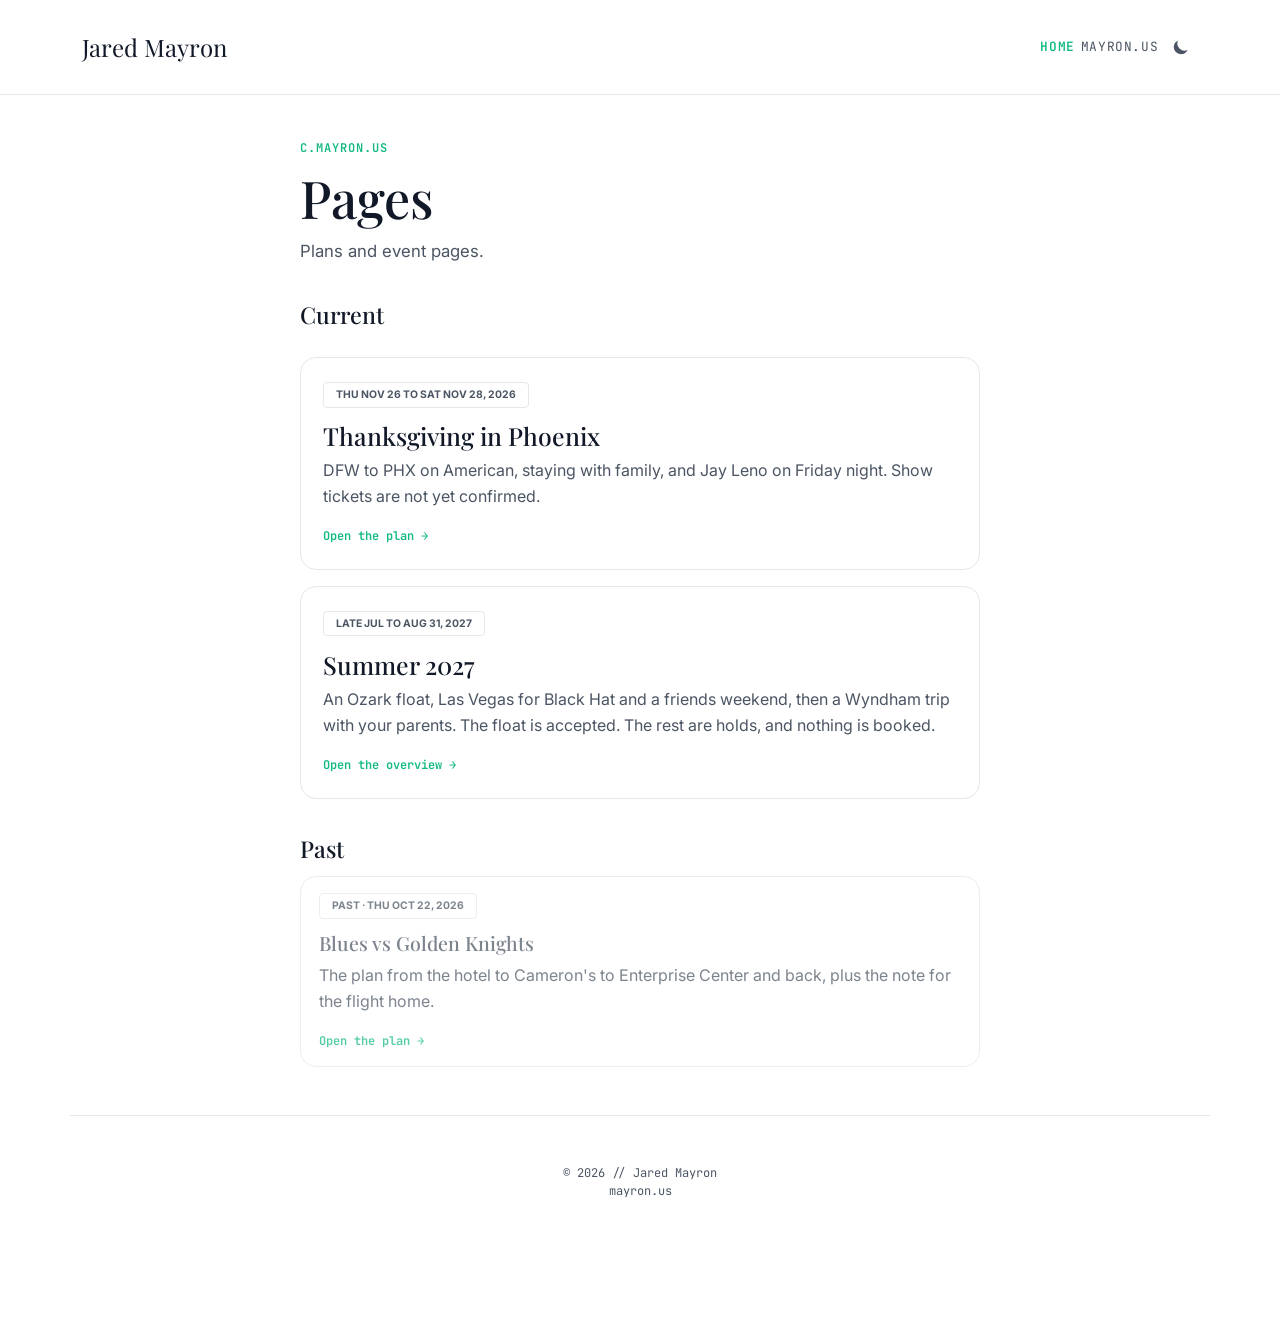
<file: index.html>
<!DOCTYPE html>
<html lang="en">
<head>
  <meta charset="utf-8">
  <script>
    (function () {
      try {
        var dark = localStorage.getItem('color-theme') === 'dark' || (!('color-theme' in localStorage) && window.matchMedia('(prefers-color-scheme: dark)').matches);
        document.documentElement.setAttribute('data-theme', dark ? 'dark' : 'light');
      } catch (e) {}
    })();
  </script>
  <title>Jared Mayron</title>
  <meta name="viewport" content="width=device-width, initial-scale=1.0">
  <meta name="description" content="Event pages and short plans from Jared Mayron.">
  <meta name="author" content="Jared Mayron">
  <meta name="theme-color" content="#ffffff" media="(prefers-color-scheme: light)">
  <meta name="theme-color" content="#0f172a" media="(prefers-color-scheme: dark)">
  <link rel="preconnect" href="https://fonts.googleapis.com">
  <link rel="preconnect" href="https://fonts.gstatic.com" crossorigin>
  <link rel="preconnect" href="https://cdn.jsdelivr.net">
  <link href="https://fonts.googleapis.com/css2?family=Playfair+Display:wght@700&family=JetBrains+Mono:wght@400;600&family=Inter:wght@400;600;700&display=swap" rel="stylesheet">
  <link rel="icon" type="image/svg+xml" href="/STATIC/images/favicon.svg">
  <link href="https://cdn.jsdelivr.net/npm/bootstrap@5.3.3/dist/css/bootstrap.min.css" rel="stylesheet" integrity="sha384-QWTKZyjpPEjISv5WaRU9OFeRpok6YctnYmDr5pNlyT2bRjXh0JMhjY6hW+ALEwIH" crossorigin="anonymous">
  <link rel="stylesheet" href="/STATIC/styles/main.css?v=3">
  <link rel="stylesheet" href="/STATIC/styles/site.css?v=5">
</head>
<body>
  <nav class="navbar">
    <div class="container nav-row">
      <a class="navbar-brand" href="/">
        <div class="serif">Jared Mayron</div>
      </a>
      <ul class="nav-links">
        <li><a class="nav-link active" href="/" aria-current="page">Home</a></li>
        <li><a class="nav-link" href="https://mayron.us">mayron.us</a></li>
        <li>
          <button id="theme-toggle" class="btn btn-link nav-link p-2" type="button" aria-label="Toggle theme">
            <svg id="theme-toggle-dark-icon" class="d-none" width="18" height="18" viewBox="0 0 20 20" fill="currentColor" aria-hidden="true">
              <path d="M17.293 13.293A8 8 0 016.707 2.707a8.001 8.001 0 1010.586 10.586z"></path>
            </svg>
            <svg id="theme-toggle-light-icon" class="d-none" width="18" height="18" viewBox="0 0 20 20" fill="currentColor" aria-hidden="true">
              <path d="M10 2a1 1 0 011 1v1a1 1 0 11-2 0V3a1 1 0 011-1zm4 8a4 4 0 11-8 0 4 4 0 018 0zm-.464 4.95l.707.707a1 1 0 001.414-1.414l-.707-.707a1 1 0 00-1.414 1.414zm2.12-10.607a1 1 0 010 1.414l-.706.707a1 1 0 11-1.414-1.414l.707-.707a1 1 0 011.414 0zM17 11a1 1 0 100-2h-1a1 1 0 100 2h1zm-7 4a1 1 0 011 1v1a1 1 0 11-2 0v-1a1 1 0 011-1zM5.05 6.464A1 1 0 106.465 5.05l-.708-.707a1 1 0 00-1.414 1.414l.707.707zm1.414 8.486l-.707.707a1 1 0 01-1.414-1.414l.707-.707a1 1 0 011.414 1.414zM4 11a1 1 0 100-2H3a1 1 0 000 2h1z"></path>
            </svg>
          </button>
        </li>
      </ul>
    </div>
  </nav>

  <main class="page">
    <p class="eyebrow mono">c.mayron.us</p>
    <h1 class="serif">Pages</h1>
    <p class="lede">Plans and event pages.</p>

    <h2 class="group-title serif">Current</h2>
    <ul class="page-list">
      <li>
        <a class="page-card" href="/thanksgiving-2026/">
          <span class="badge-legacy">Thu Nov 26 to Sat Nov 28, 2026</span>
          <h2>Thanksgiving in Phoenix</h2>
          <p>DFW to PHX on American, staying with family, and Jay Leno on Friday night. Show tickets are not yet confirmed.</p>
          <span class="more mono">Open the plan &rarr;</span>
        </a>
      </li>
      <li>
        <a class="page-card" href="/summer-2027/">
          <span class="badge-legacy">Late Jul to Aug 31, 2027</span>
          <h2>Summer 2027</h2>
          <p>An Ozark float, Las Vegas for Black Hat and a friends weekend, then a Wyndham trip with your parents. The float is accepted. The rest are holds, and nothing is booked.</p>
          <span class="more mono">Open the overview &rarr;</span>
        </a>
      </li>
    </ul>

    <h2 class="group-title serif">Past</h2>
    <!-- A finished trip can move here: copy its card from the Summer 2027 overview and leave the URL in place. -->
    <ul class="page-list page-list-past">
      <li>
        <a class="page-card" href="/blues-2026-10-22/">
          <span class="badge-legacy">Past · Thu Oct 22, 2026</span>
          <h2>Blues vs Golden Knights</h2>
          <p>The plan from the hotel to Cameron's to Enterprise Center and back, plus the note for the flight home.</p>
          <span class="more mono">Open the plan &rarr;</span>
        </a>
      </li>
    </ul>
  </main>

  <footer class="container text-center text-secondary mono py-5 mt-5 site-footer" style="font-size: 0.75rem; border-top: 1px solid var(--border-subtle);">
    &copy; 2026 // Jared Mayron<br>
    <a href="https://mayron.us">mayron.us</a>
  </footer>

  <script src="https://cdn.jsdelivr.net/npm/bootstrap@5.3.3/dist/js/bootstrap.bundle.min.js" integrity="sha384-YvpcrYf0tY3lHB60NNkmXc5s9fDVZLESaAA55NDzOxhy9GkcIdslK1eN7N6jIeHz" crossorigin="anonymous" defer></script>
  <script src="/STATIC/javascript/main.js" defer></script>
</body>
</html>
</file>
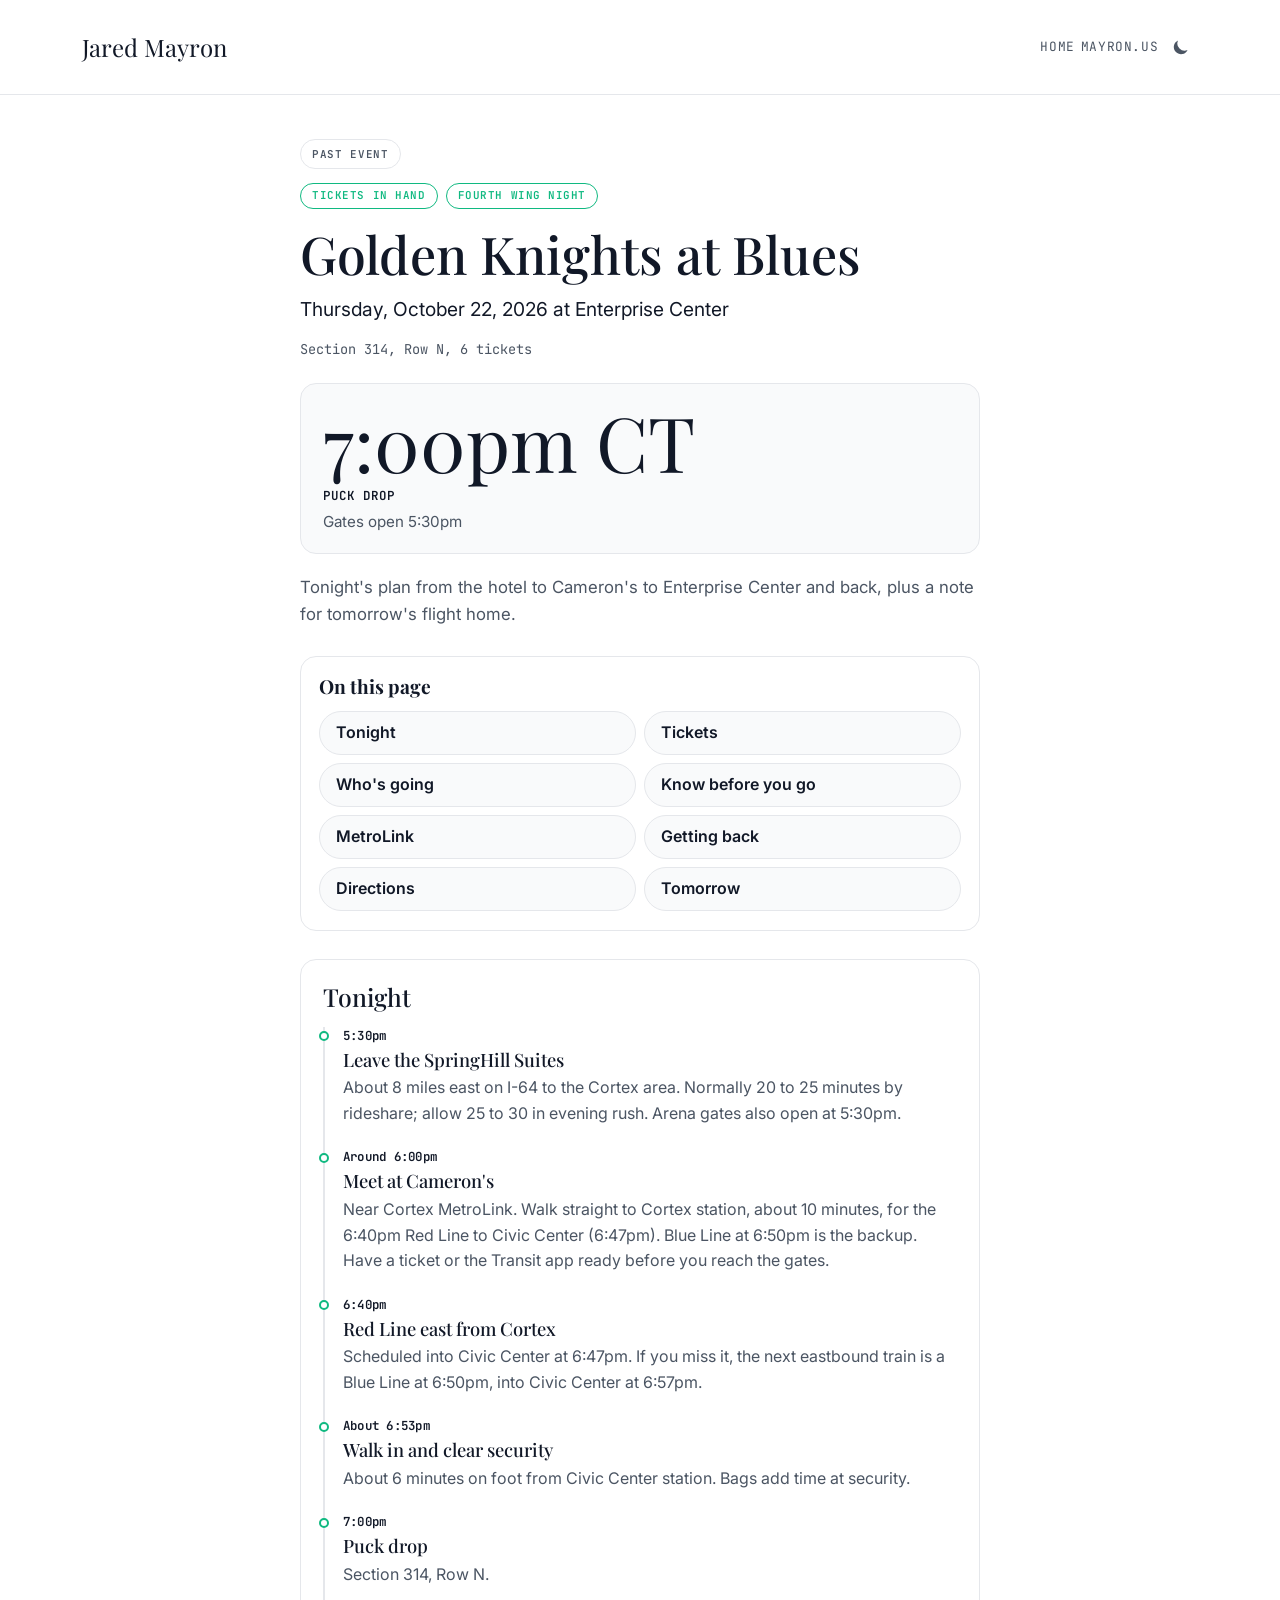
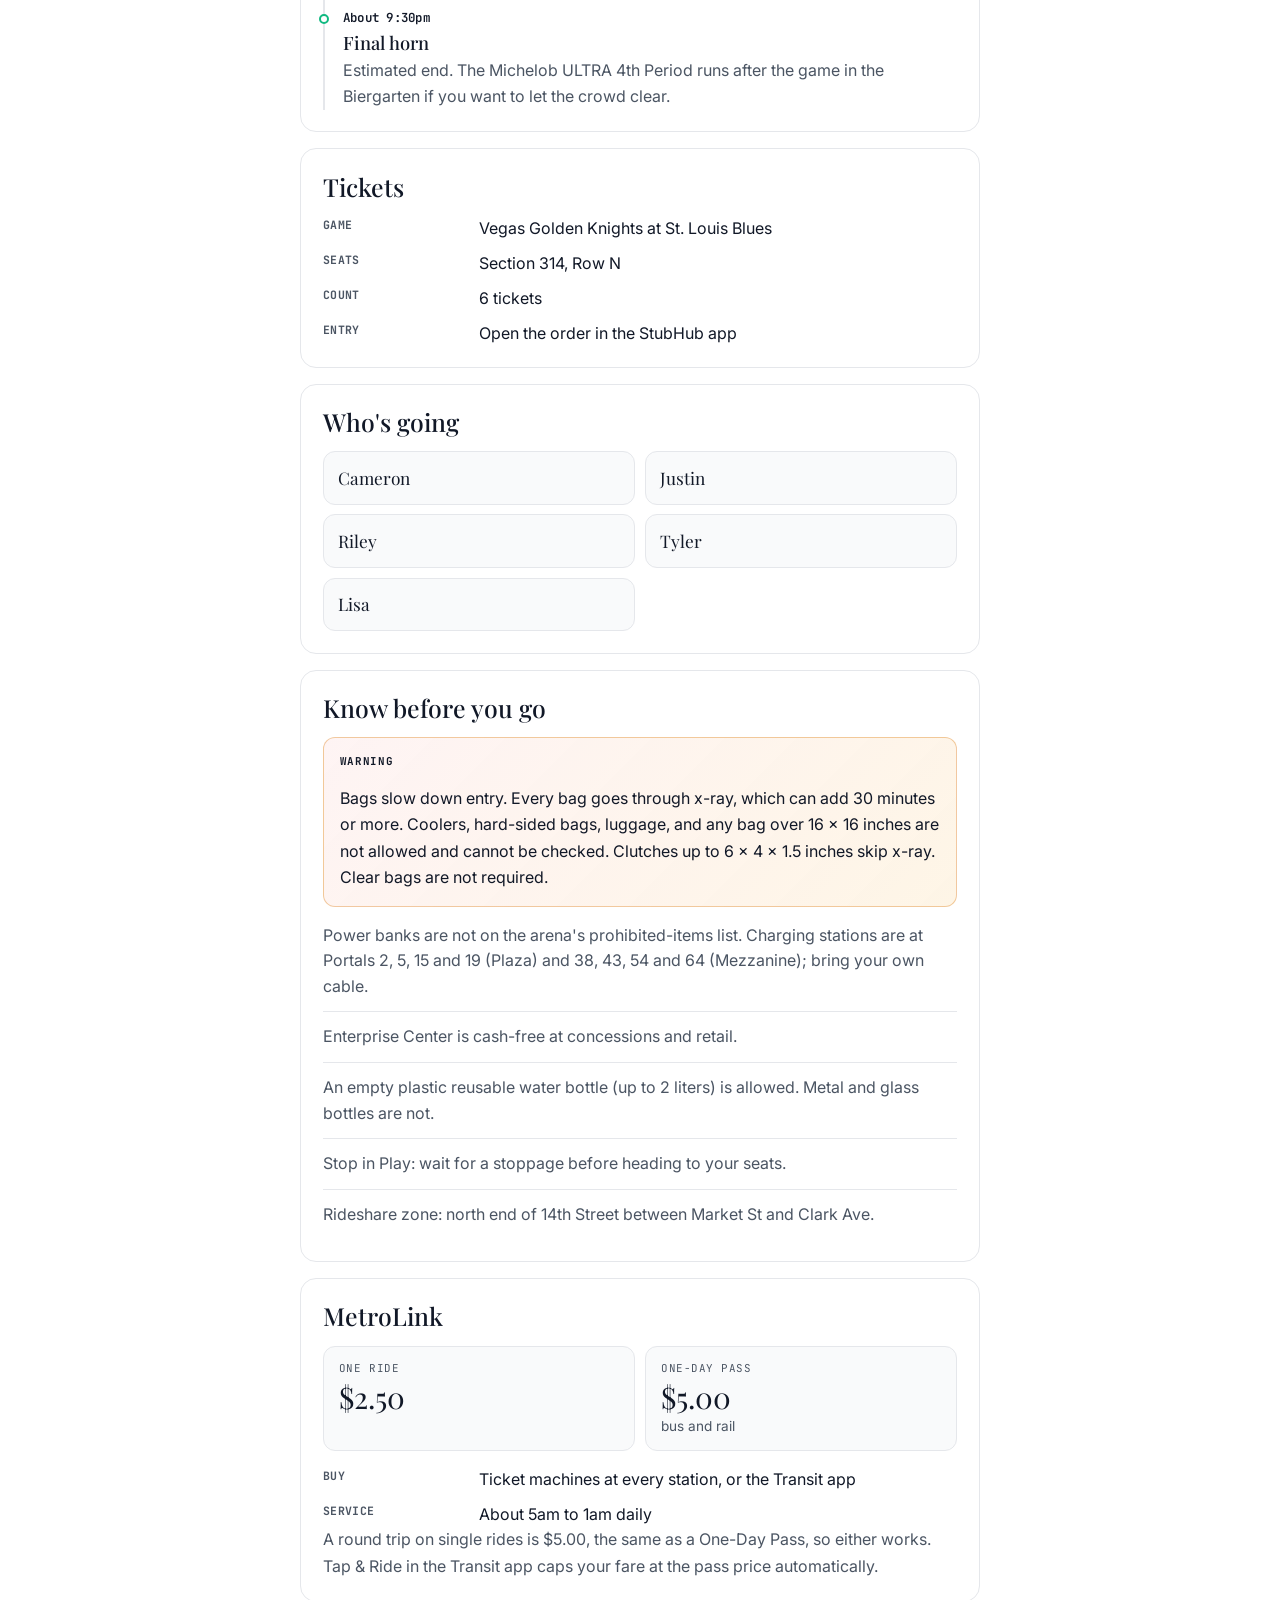
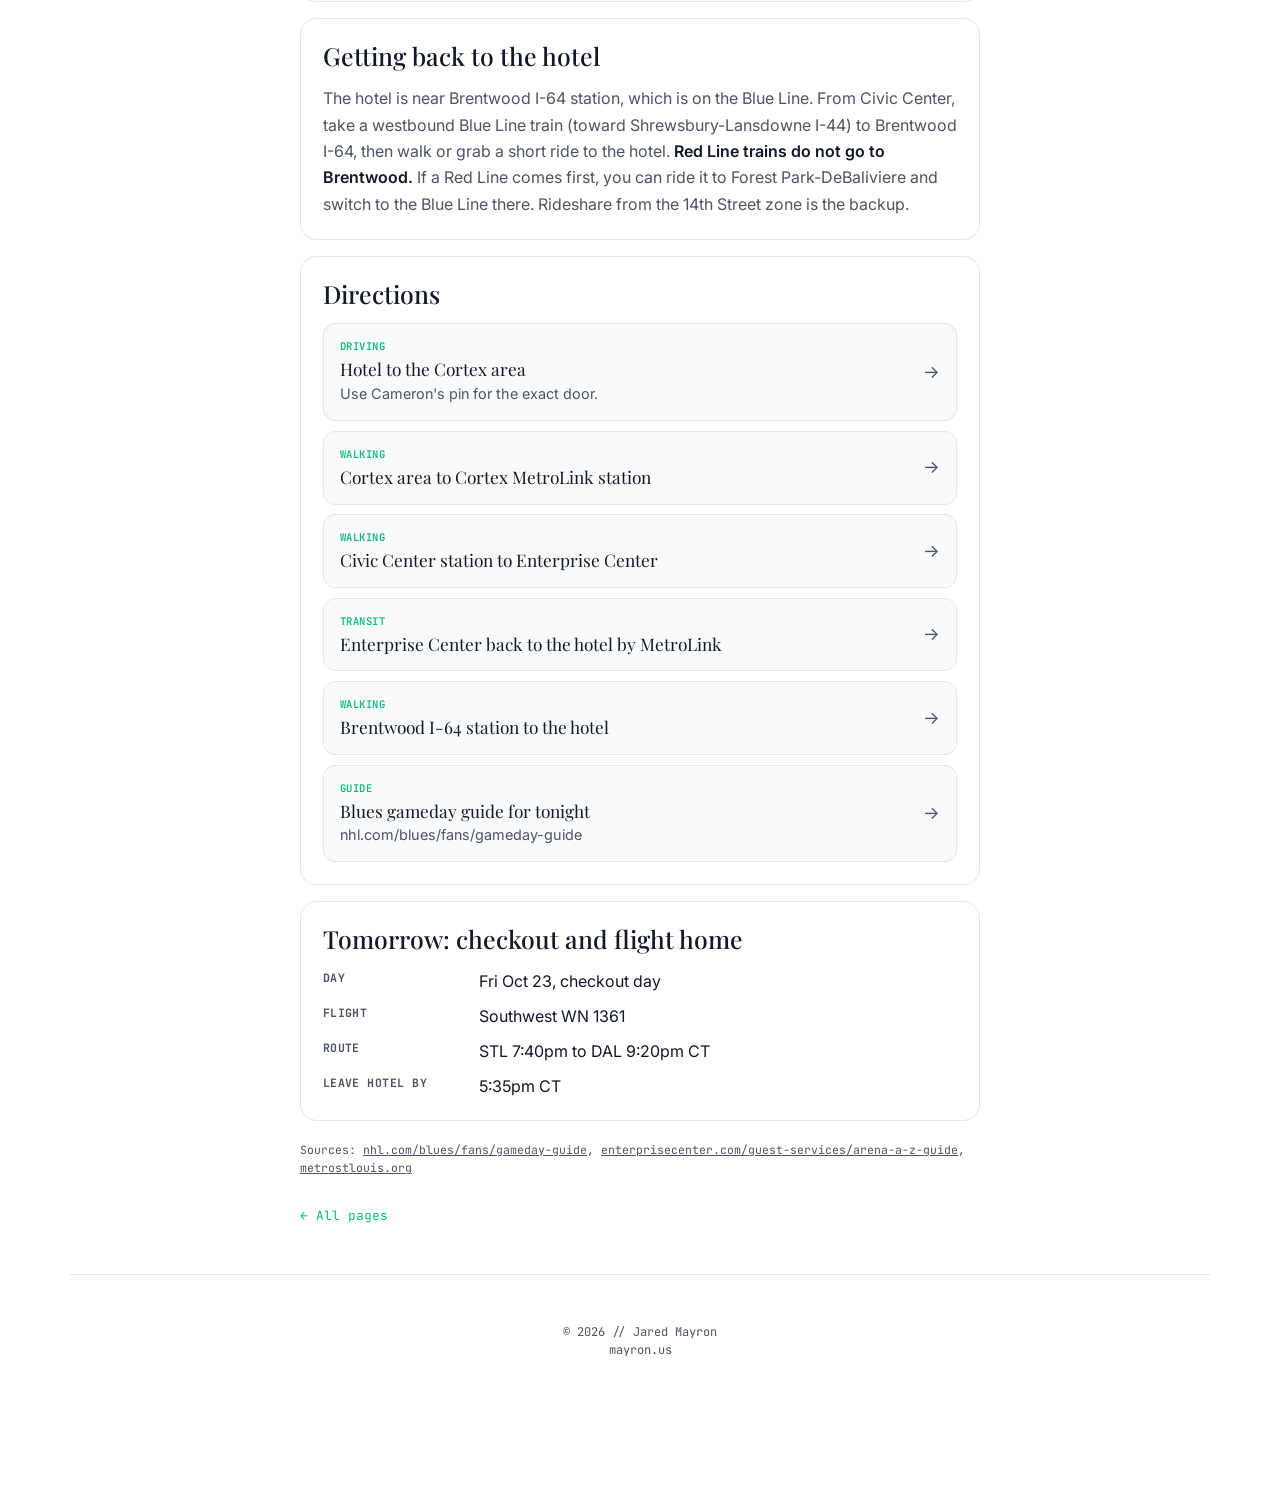
<file: blues-2026-10-22/index.html>
<!DOCTYPE html>
<html lang="en">
<head>
  <meta charset="utf-8">
  <script>
    (function () {
      try {
        var dark = localStorage.getItem('color-theme') === 'dark' || (!('color-theme' in localStorage) && window.matchMedia('(prefers-color-scheme: dark)').matches);
        document.documentElement.setAttribute('data-theme', dark ? 'dark' : 'light');
      } catch (e) {}
    })();
  </script>
  <title>Blues vs Golden Knights: Thu Oct 22, 2026</title>
  <meta name="viewport" content="width=device-width, initial-scale=1.0">
  <meta name="robots" content="noindex">
  <meta name="description" content="Tonight's plan from the hotel to Cameron's to Enterprise Center and back, plus a note for tomorrow's flight home.">
  <meta name="author" content="Jared Mayron">
  <meta name="theme-color" content="#ffffff" media="(prefers-color-scheme: light)">
  <meta name="theme-color" content="#0f172a" media="(prefers-color-scheme: dark)">
  <link rel="preconnect" href="https://fonts.googleapis.com">
  <link rel="preconnect" href="https://fonts.gstatic.com" crossorigin>
  <link rel="preconnect" href="https://cdn.jsdelivr.net">
  <link href="https://fonts.googleapis.com/css2?family=Playfair+Display:wght@700&family=JetBrains+Mono:wght@400;600&family=Inter:wght@400;600;700&display=swap" rel="stylesheet">
  <link rel="icon" type="image/svg+xml" href="/STATIC/images/favicon.svg">
  <link href="https://cdn.jsdelivr.net/npm/bootstrap@5.3.3/dist/css/bootstrap.min.css" rel="stylesheet" integrity="sha384-QWTKZyjpPEjISv5WaRU9OFeRpok6YctnYmDr5pNlyT2bRjXh0JMhjY6hW+ALEwIH" crossorigin="anonymous">
  <link rel="stylesheet" href="/STATIC/styles/main.css?v=3">
  <link rel="stylesheet" href="/STATIC/styles/site.css?v=5">
</head>
<body>
  <nav class="navbar">
    <div class="container nav-row">
      <a class="navbar-brand" href="/">
        <div class="serif">Jared Mayron</div>
      </a>
      <ul class="nav-links">
        <li><a class="nav-link" href="/">Home</a></li>
        <li><a class="nav-link" href="https://mayron.us">mayron.us</a></li>
        <li>
          <button id="theme-toggle" class="btn btn-link nav-link p-2" type="button" aria-label="Toggle theme">
            <svg id="theme-toggle-dark-icon" class="d-none" width="18" height="18" viewBox="0 0 20 20" fill="currentColor" aria-hidden="true">
              <path d="M17.293 13.293A8 8 0 016.707 2.707a8.001 8.001 0 1010.586 10.586z"></path>
            </svg>
            <svg id="theme-toggle-light-icon" class="d-none" width="18" height="18" viewBox="0 0 20 20" fill="currentColor" aria-hidden="true">
              <path d="M10 2a1 1 0 011 1v1a1 1 0 11-2 0V3a1 1 0 011-1zm4 8a4 4 0 11-8 0 4 4 0 018 0zm-.464 4.95l.707.707a1 1 0 001.414-1.414l-.707-.707a1 1 0 00-1.414 1.414zm2.12-10.607a1 1 0 010 1.414l-.706.707a1 1 0 11-1.414-1.414l.707-.707a1 1 0 011.414 0zM17 11a1 1 0 100-2h-1a1 1 0 100 2h1zm-7 4a1 1 0 011 1v1a1 1 0 11-2 0v-1a1 1 0 011-1zM5.05 6.464A1 1 0 106.465 5.05l-.708-.707a1 1 0 00-1.414 1.414l.707.707zm1.414 8.486l-.707.707a1 1 0 01-1.414-1.414l.707-.707a1 1 0 011.414 1.414zM4 11a1 1 0 100-2H3a1 1 0 000 2h1z"></path>
            </svg>
          </button>
        </li>
      </ul>
    </div>
  </nav>

  <main class="page">
    <header class="hero">
      <p class="past-note">Past event</p>
      <div class="pills">
        <span class="pill">Tickets in hand</span>
        <span class="pill">Fourth Wing Night</span>
      </div>
      <h1 class="serif">Golden Knights at Blues</h1>
      <p class="where">Thursday, October 22, 2026 at Enterprise Center</p>
      <p class="seats mono">Section 314, Row N, 6 tickets</p>
      <div class="time-card">
        <p class="hero-time serif">7:00pm CT</p>
        <p class="puck-label mono">Puck drop</p>
        <p class="gates">Gates open 5:30pm</p>
      </div>
      <p class="summary">Tonight's plan from the hotel to Cameron's to Enterprise Center and back, plus a note for tomorrow's flight home.</p>
      <nav class="on-page" aria-labelledby="on-this-page">
        <h2 id="on-this-page" class="on-page-title">On this page</h2>
        <ul class="on-page-links">
          <li><a href="#tonight">Tonight</a></li>
          <li><a href="#tickets">Tickets</a></li>
          <li><a href="#whos-going">Who's going</a></li>
          <li><a href="#before">Know before you go</a></li>
          <li><a href="#metrolink">MetroLink</a></li>
          <li><a href="#back">Getting back</a></li>
          <li><a href="#directions">Directions</a></li>
          <li><a href="#tomorrow">Tomorrow</a></li>
        </ul>
      </nav>
    </header>

    <div class="stack">
      <section class="panel" id="tonight" aria-labelledby="tonight-title">
        <h2 id="tonight-title" class="serif">Tonight</h2>
        <ol class="timeline">
          <li class="step">
            <time class="when" datetime="2026-10-22T17:30-05:00">5:30pm</time>
            <h3>Leave the SpringHill Suites</h3>
            <p>About 8 miles east on I-64 to the Cortex area. Normally 20 to 25 minutes by rideshare; allow 25 to 30 in evening rush. Arena gates also open at 5:30pm.</p>
          </li>
          <li class="step">
            <time class="when" datetime="2026-10-22T18:00-05:00">Around 6:00pm</time>
            <h3>Meet at Cameron's</h3>
            <p>Near Cortex MetroLink. Walk straight to Cortex station, about 10 minutes, for the 6:40pm Red Line to Civic Center (6:47pm). Blue Line at 6:50pm is the backup. Have a ticket or the Transit app ready before you reach the gates.</p>
          </li>
          <li class="step">
            <time class="when" datetime="2026-10-22T18:40-05:00">6:40pm</time>
            <h3>Red Line east from Cortex</h3>
            <p>Scheduled into Civic Center at 6:47pm. If you miss it, the next eastbound train is a Blue Line at 6:50pm, into Civic Center at 6:57pm.</p>
          </li>
          <li class="step">
            <time class="when" datetime="2026-10-22T18:53-05:00">About 6:53pm</time>
            <h3>Walk in and clear security</h3>
            <p>About 6 minutes on foot from Civic Center station. Bags add time at security.</p>
          </li>
          <li class="step">
            <time class="when" datetime="2026-10-22T19:00-05:00">7:00pm</time>
            <h3>Puck drop</h3>
            <p>Section 314, Row N.</p>
          </li>
          <li class="step">
            <time class="when" datetime="2026-10-22T21:30-05:00">About 9:30pm</time>
            <h3>Final horn</h3>
            <p>Estimated end. The Michelob ULTRA 4th Period runs after the game in the Biergarten if you want to let the crowd clear.</p>
          </li>
        </ol>
      </section>

      <section class="panel" id="tickets" aria-labelledby="tickets-title">
        <h2 id="tickets-title" class="serif">Tickets</h2>
        <dl class="facts">
          <dt>Game</dt>
          <dd>Vegas Golden Knights at St. Louis Blues</dd>
          <dt>Seats</dt>
          <dd>Section 314, Row N</dd>
          <dt>Count</dt>
          <dd>6 tickets</dd>
          <dt>Entry</dt>
          <dd>Open the order in the StubHub app</dd>
        </dl>
      </section>

      <section class="panel" id="whos-going" aria-labelledby="whos-going-title">
        <h2 id="whos-going-title" class="serif">Who's going</h2>
        <ul class="people">
          <li class="person"><span class="name">Cameron</span></li>
          <li class="person"><span class="name">Justin</span></li>
          <li class="person"><span class="name">Riley</span></li>
          <li class="person"><span class="name">Tyler</span></li>
          <li class="person"><span class="name">Lisa</span></li>
        </ul>
      </section>

      <section class="panel" id="before" aria-labelledby="before-title">
        <h2 id="before-title" class="serif">Know before you go</h2>
        <div class="callout" role="note">
          <p class="callout-label">Warning</p>
          <p>Bags slow down entry. Every bag goes through x-ray, which can add 30 minutes or more. Coolers, hard-sided bags, luggage, and any bag over 16 x 16 inches are not allowed and cannot be checked. Clutches up to 6 x 4 x 1.5 inches skip x-ray. Clear bags are not required.</p>
        </div>
        <ul class="checklist">
          <li>Power banks are not on the arena's prohibited-items list. Charging stations are at Portals 2, 5, 15 and 19 (Plaza) and 38, 43, 54 and 64 (Mezzanine); bring your own cable.</li>
          <li>Enterprise Center is cash-free at concessions and retail.</li>
          <li>An empty plastic reusable water bottle (up to 2 liters) is allowed. Metal and glass bottles are not.</li>
          <li>Stop in Play: wait for a stoppage before heading to your seats.</li>
          <li>Rideshare zone: north end of 14th Street between Market St and Clark Ave.</li>
        </ul>
      </section>

      <section class="panel" id="metrolink" aria-labelledby="metrolink-title">
        <h2 id="metrolink-title" class="serif">MetroLink</h2>
        <div class="fare-grid">
          <div class="fare">
            <span class="label mono">One ride</span>
            <span class="amount">$2.50</span>
          </div>
          <div class="fare">
            <span class="label mono">One-Day Pass</span>
            <span class="amount">$5.00</span>
            <span class="note">bus and rail</span>
          </div>
        </div>
        <dl class="facts">
          <dt>Buy</dt>
          <dd>Ticket machines at every station, or the Transit app</dd>
          <dt>Service</dt>
          <dd>About 5am to 1am daily</dd>
        </dl>
        <p class="fare-note">A round trip on single rides is $5.00, the same as a One-Day Pass, so either works. Tap &amp; Ride in the Transit app caps your fare at the pass price automatically.</p>
      </section>

      <section class="panel" id="back" aria-labelledby="back-title">
        <h2 id="back-title" class="serif">Getting back to the hotel</h2>
        <p>The hotel is near Brentwood I-64 station, which is on the Blue Line. From Civic Center, take a westbound Blue Line train (toward Shrewsbury-Lansdowne I-44) to Brentwood I-64, then walk or grab a short ride to the hotel. <strong>Red Line trains do not go to Brentwood.</strong> If a Red Line comes first, you can ride it to Forest Park-DeBaliviere and switch to the Blue Line there. Rideshare from the 14th Street zone is the backup.</p>
      </section>

      <section class="panel" id="directions" aria-labelledby="directions-title">
        <h2 id="directions-title" class="serif">Directions</h2>
        <div class="links">
          <a class="link-card" href="https://www.google.com/maps/dir/?api=1&amp;origin=SpringHill%20Suites%20St.%20Louis%20Brentwood%2C%201231%20Strassner%20Dr%2C%20St.%20Louis%2C%20MO%2063144&amp;destination=Cortex%20MetroLink%20Station%2C%20402%20S%20Boyle%20Ave%2C%20St.%20Louis%2C%20MO%2063110&amp;travelmode=driving" target="_blank" rel="noopener noreferrer">
            <span>
              <span class="mode">Driving</span>
              <span class="title">Hotel to the Cortex area</span>
              <span class="detail">Use Cameron's pin for the exact door.</span>
            </span>
            <span class="arrow" aria-hidden="true">&rarr;</span>
          </a>
          <a class="link-card" href="https://www.google.com/maps/dir/?api=1&amp;origin=Cortex%2C%20St.%20Louis%2C%20MO&amp;destination=Cortex%20MetroLink%20Station%2C%20402%20S%20Boyle%20Ave%2C%20St.%20Louis%2C%20MO%2063110&amp;travelmode=walking" target="_blank" rel="noopener noreferrer">
            <span>
              <span class="mode">Walking</span>
              <span class="title">Cortex area to Cortex MetroLink station</span>
            </span>
            <span class="arrow" aria-hidden="true">&rarr;</span>
          </a>
          <a class="link-card" href="https://www.google.com/maps/dir/?api=1&amp;origin=Civic%20Center%20MetroLink%20Station%2C%20401%20S%2014th%20St%2C%20St.%20Louis%2C%20MO%2063103&amp;destination=Enterprise%20Center%2C%201401%20Clark%20Ave%2C%20St.%20Louis%2C%20MO%2063103&amp;travelmode=walking" target="_blank" rel="noopener noreferrer">
            <span>
              <span class="mode">Walking</span>
              <span class="title">Civic Center station to Enterprise Center</span>
            </span>
            <span class="arrow" aria-hidden="true">&rarr;</span>
          </a>
          <a class="link-card" href="https://www.google.com/maps/dir/?api=1&amp;origin=Enterprise%20Center%2C%201401%20Clark%20Ave%2C%20St.%20Louis%2C%20MO%2063103&amp;destination=SpringHill%20Suites%20St.%20Louis%20Brentwood%2C%201231%20Strassner%20Dr%2C%20St.%20Louis%2C%20MO%2063144&amp;travelmode=transit" target="_blank" rel="noopener noreferrer">
            <span>
              <span class="mode">Transit</span>
              <span class="title">Enterprise Center back to the hotel by MetroLink</span>
            </span>
            <span class="arrow" aria-hidden="true">&rarr;</span>
          </a>
          <a class="link-card" href="https://www.google.com/maps/dir/?api=1&amp;origin=Brentwood%20I-64%20MetroLink%20Station%2C%208398%20Eager%20Rd%2C%20St.%20Louis%2C%20MO%2063144&amp;destination=SpringHill%20Suites%20St.%20Louis%20Brentwood%2C%201231%20Strassner%20Dr%2C%20St.%20Louis%2C%20MO%2063144&amp;travelmode=walking" target="_blank" rel="noopener noreferrer">
            <span>
              <span class="mode">Walking</span>
              <span class="title">Brentwood I-64 station to the hotel</span>
            </span>
            <span class="arrow" aria-hidden="true">&rarr;</span>
          </a>
          <a class="link-card" href="https://www.nhl.com/blues/fans/gameday-guide" target="_blank" rel="noopener noreferrer">
            <span>
              <span class="mode">Guide</span>
              <span class="title">Blues gameday guide for tonight</span>
              <span class="detail">nhl.com/blues/fans/gameday-guide</span>
            </span>
            <span class="arrow" aria-hidden="true">&rarr;</span>
          </a>
        </div>
      </section>

      <section class="panel" id="tomorrow" aria-labelledby="tomorrow-title">
        <h2 id="tomorrow-title" class="serif">Tomorrow: checkout and flight home</h2>
        <dl class="facts">
          <dt>Day</dt>
          <dd>Fri Oct 23, checkout day</dd>
          <dt>Flight</dt>
          <dd>Southwest WN 1361</dd>
          <dt>Route</dt>
          <dd>STL 7:40pm to DAL 9:20pm CT</dd>
          <dt>Leave hotel by</dt>
          <dd>5:35pm CT</dd>
        </dl>
      </section>
    </div>

    <p class="sources mono">Sources: <a href="https://www.nhl.com/blues/fans/gameday-guide">nhl.com/blues/fans/gameday-guide</a>, <a href="https://www.enterprisecenter.com/guest-services/arena-a-z-guide">enterprisecenter.com/guest-services/arena-a-z-guide</a>, <a href="https://www.metrostlouis.org">metrostlouis.org</a></p>
    <p class="back"><a href="/">&larr; All pages</a></p>
  </main>

  <footer class="container text-center text-secondary mono py-5 mt-5 site-footer" style="font-size: 0.75rem; border-top: 1px solid var(--border-subtle);">
    &copy; 2026 // Jared Mayron<br>
    <a href="https://mayron.us">mayron.us</a>
  </footer>

  <script src="https://cdn.jsdelivr.net/npm/bootstrap@5.3.3/dist/js/bootstrap.bundle.min.js" integrity="sha384-YvpcrYf0tY3lHB60NNkmXc5s9fDVZLESaAA55NDzOxhy9GkcIdslK1eN7N6jIeHz" crossorigin="anonymous" defer></script>
  <script src="/STATIC/javascript/main.js" defer></script>
</body>
</html>
</file>
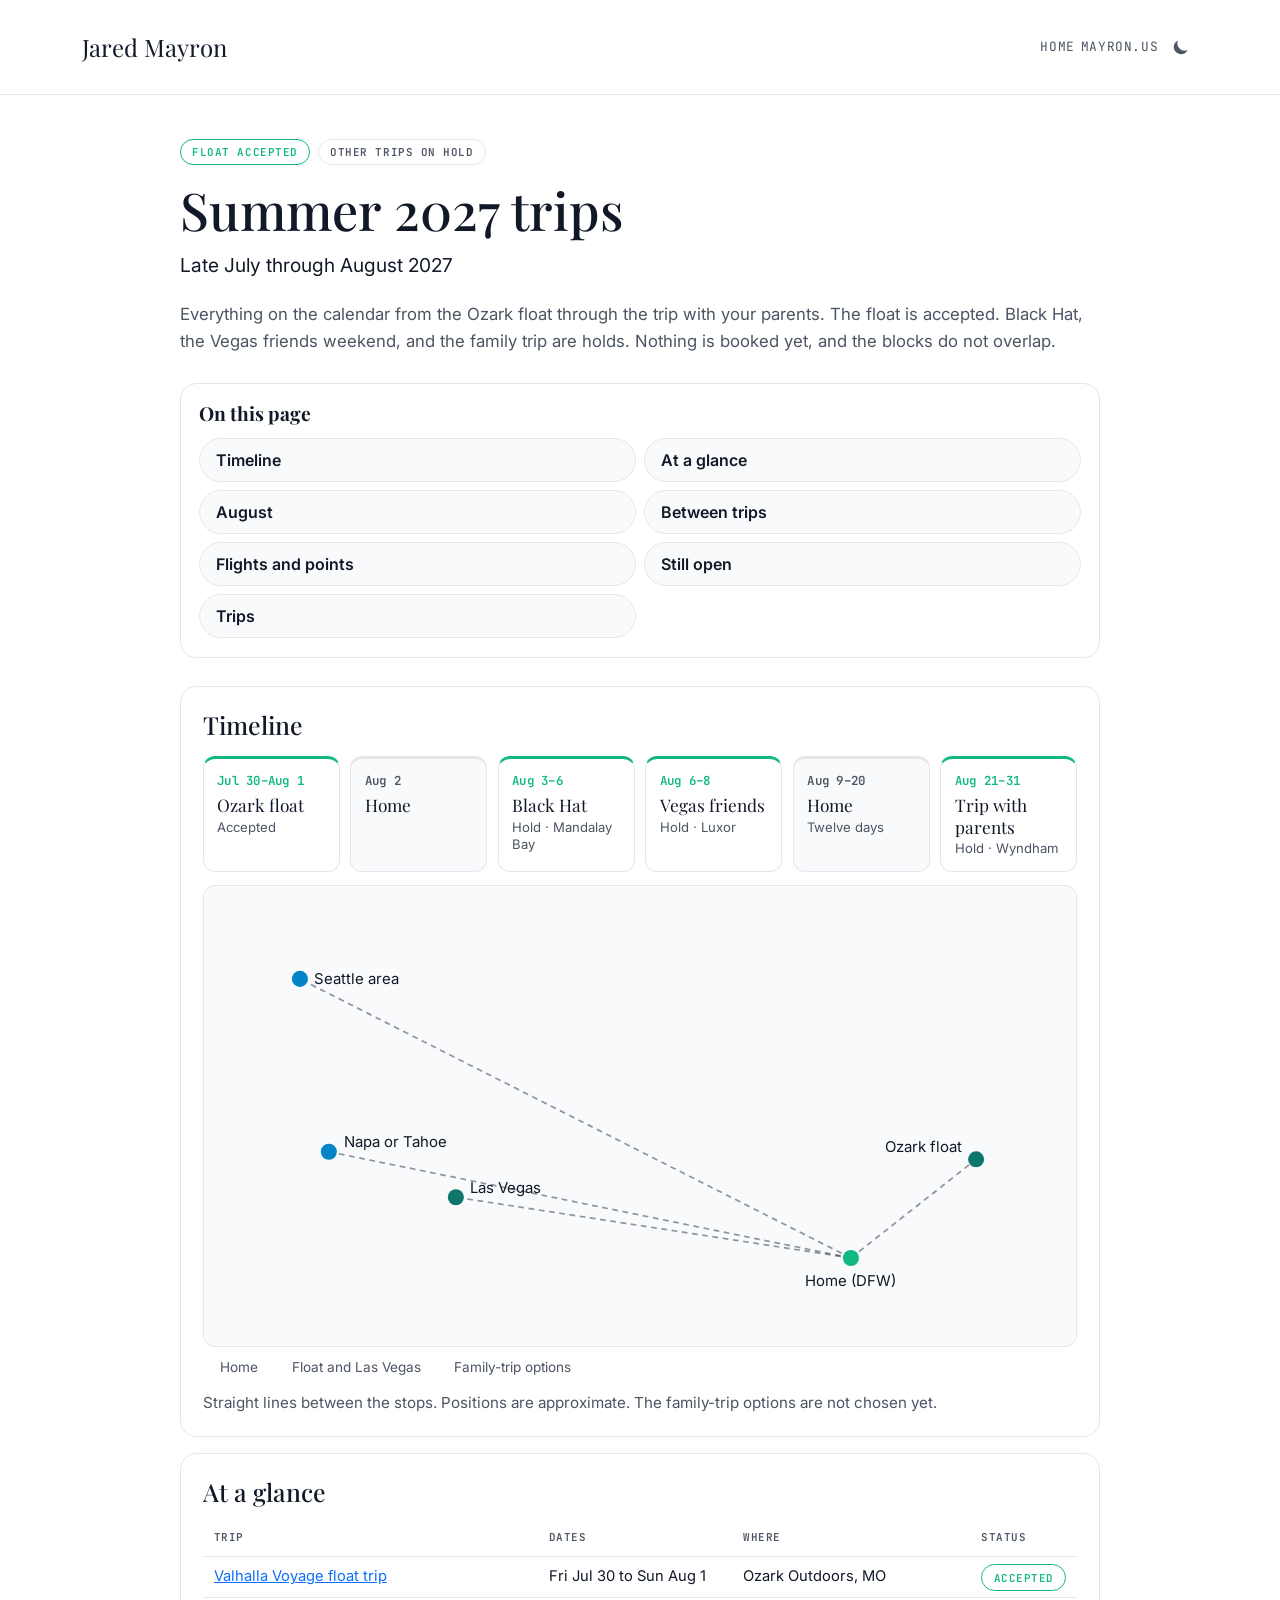
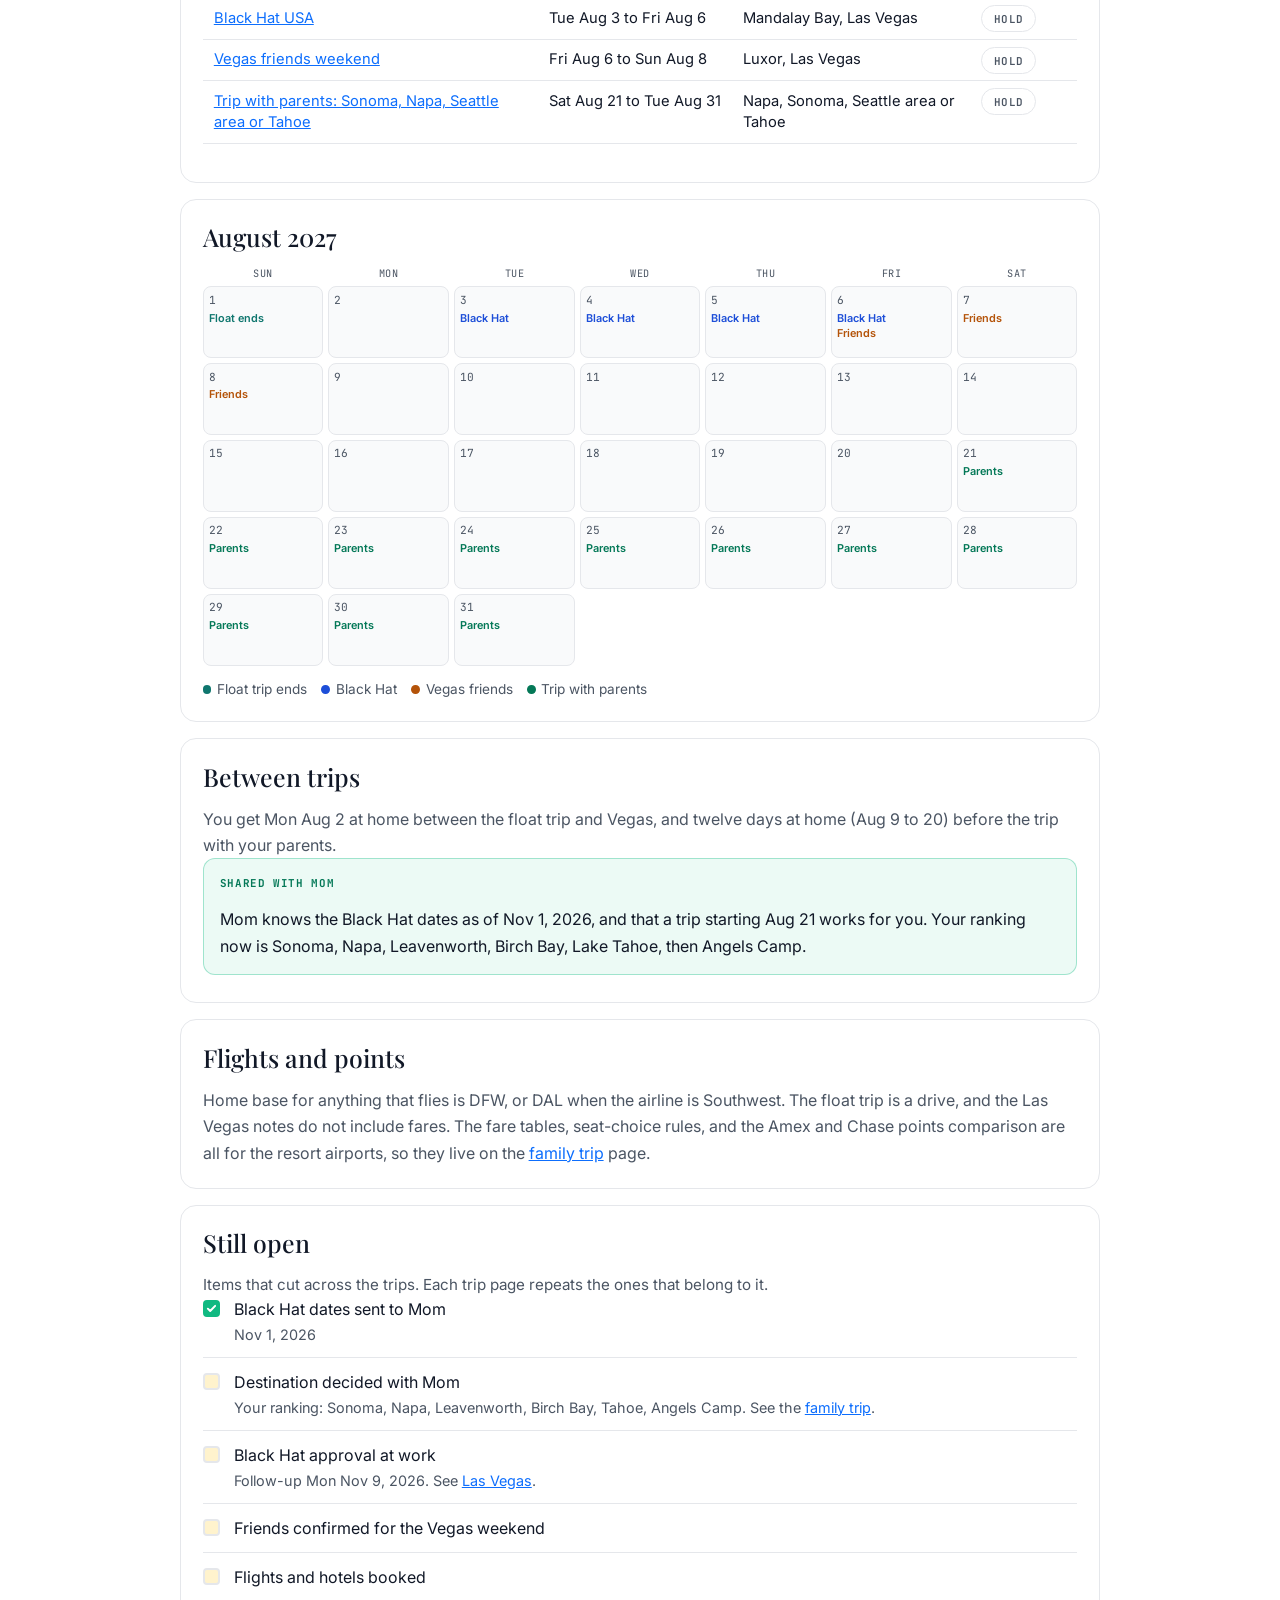
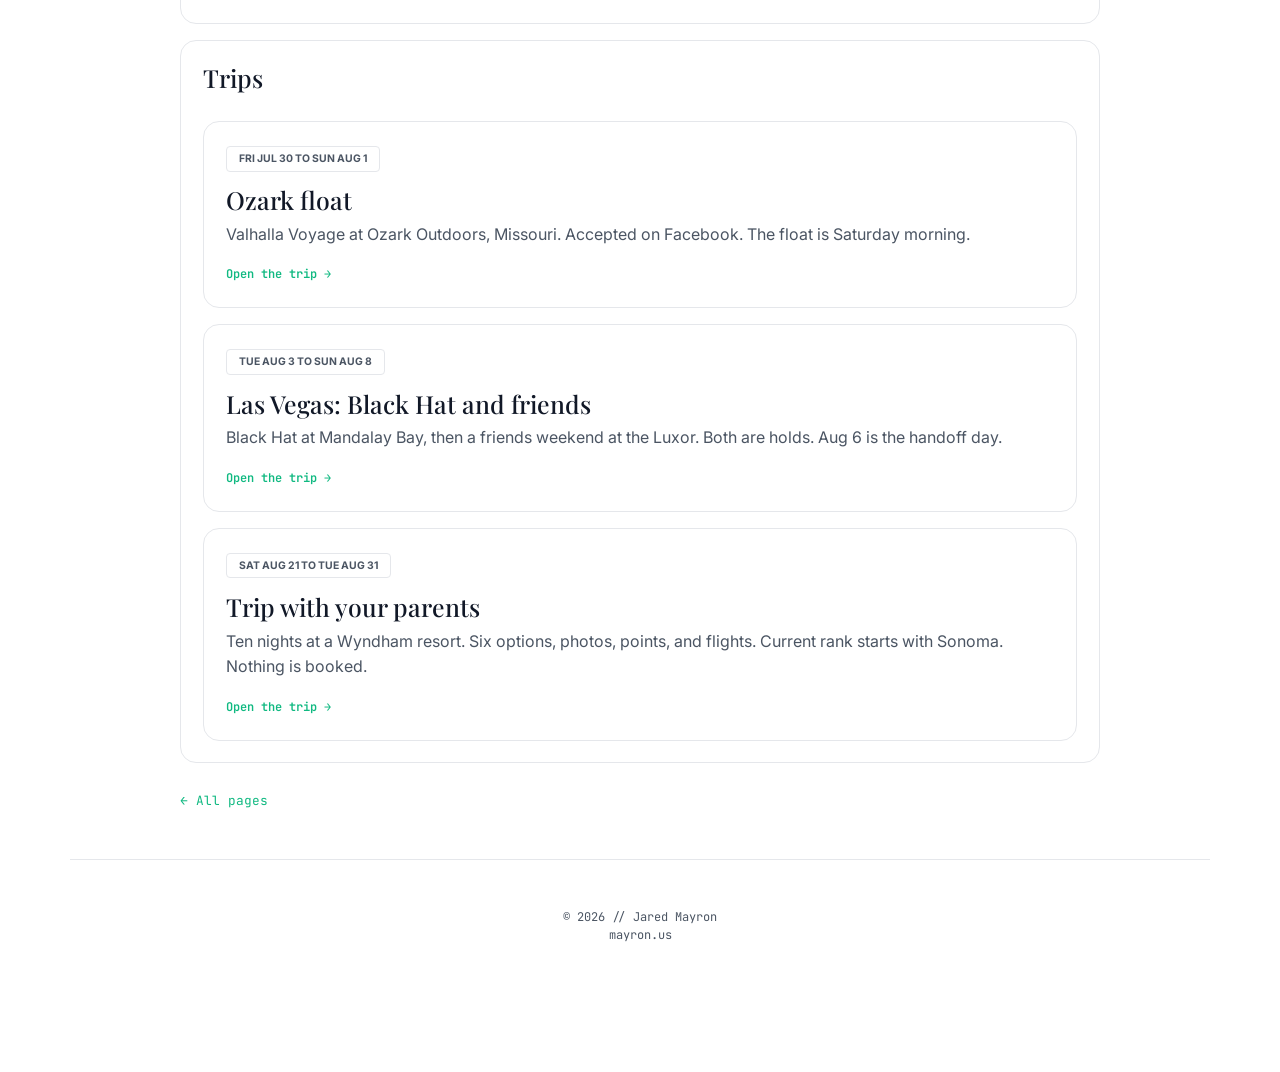
<file: summer-2027/index.html>
<!DOCTYPE html>
<html lang="en">
<head>
  <meta charset="utf-8">
  <script>
    (function () {
      try {
        var dark = localStorage.getItem('color-theme') === 'dark' || (!('color-theme' in localStorage) && window.matchMedia('(prefers-color-scheme: dark)').matches);
        document.documentElement.setAttribute('data-theme', dark ? 'dark' : 'light');
      } catch (e) {}
    })();
  </script>
  <title>Summer 2027 trips</title>
  <meta name="viewport" content="width=device-width, initial-scale=1.0">
  <meta name="robots" content="noindex">
  <meta name="description" content="Late July through August 2027: an Ozark float, Las Vegas, and a Wyndham trip with your parents. Holds only, nothing booked, and none of them overlap.">
  <meta name="author" content="Jared Mayron">
  <meta name="theme-color" content="#ffffff" media="(prefers-color-scheme: light)">
  <meta name="theme-color" content="#0f172a" media="(prefers-color-scheme: dark)">
  <link rel="preconnect" href="https://fonts.googleapis.com">
  <link rel="preconnect" href="https://fonts.gstatic.com" crossorigin>
  <link rel="preconnect" href="https://cdn.jsdelivr.net">
  <link href="https://fonts.googleapis.com/css2?family=Playfair+Display:wght@700&family=JetBrains+Mono:wght@400;600&family=Inter:wght@400;600;700&display=swap" rel="stylesheet">
  <link rel="icon" type="image/svg+xml" href="/STATIC/images/favicon.svg">
  <link href="https://cdn.jsdelivr.net/npm/bootstrap@5.3.3/dist/css/bootstrap.min.css" rel="stylesheet" integrity="sha384-QWTKZyjpPEjISv5WaRU9OFeRpok6YctnYmDr5pNlyT2bRjXh0JMhjY6hW+ALEwIH" crossorigin="anonymous">
  <link rel="stylesheet" href="/STATIC/styles/main.css?v=3">
  <link rel="stylesheet" href="/STATIC/styles/site.css?v=5">
</head>
<body>
  <nav class="navbar">
    <div class="container nav-row">
      <a class="navbar-brand" href="/">
        <div class="serif">Jared Mayron</div>
      </a>
      <ul class="nav-links">
        <li><a class="nav-link" href="/">Home</a></li>
        <li><a class="nav-link" href="https://mayron.us">mayron.us</a></li>
        <li>
          <button id="theme-toggle" class="btn btn-link nav-link p-2" type="button" aria-label="Toggle theme">
            <svg id="theme-toggle-dark-icon" class="d-none" width="18" height="18" viewBox="0 0 20 20" fill="currentColor" aria-hidden="true">
              <path d="M17.293 13.293A8 8 0 016.707 2.707a8.001 8.001 0 1010.586 10.586z"></path>
            </svg>
            <svg id="theme-toggle-light-icon" class="d-none" width="18" height="18" viewBox="0 0 20 20" fill="currentColor" aria-hidden="true">
              <path d="M10 2a1 1 0 011 1v1a1 1 0 11-2 0V3a1 1 0 011-1zm4 8a4 4 0 11-8 0 4 4 0 018 0zm-.464 4.95l.707.707a1 1 0 001.414-1.414l-.707-.707a1 1 0 00-1.414 1.414zm2.12-10.607a1 1 0 010 1.414l-.706.707a1 1 0 11-1.414-1.414l.707-.707a1 1 0 011.414 0zM17 11a1 1 0 100-2h-1a1 1 0 100 2h1zm-7 4a1 1 0 011 1v1a1 1 0 11-2 0v-1a1 1 0 011-1zM5.05 6.464A1 1 0 106.465 5.05l-.708-.707a1 1 0 00-1.414 1.414l.707.707zm1.414 8.486l-.707.707a1 1 0 01-1.414-1.414l.707-.707a1 1 0 011.414 1.414zM4 11a1 1 0 100-2H3a1 1 0 000 2h1z"></path>
            </svg>
          </button>
        </li>
      </ul>
    </div>
  </nav>

  <main class="page wide">
    <header class="hero">
      <div class="pills">
        <span class="pill">Float accepted</span>
        <span class="pill quiet">Other trips on hold</span>
      </div>
      <h1 class="serif">Summer 2027 trips</h1>
      <p class="where">Late July through August 2027</p>
      <p class="summary">Everything on the calendar from the Ozark float through the trip with your parents. The float is accepted. Black Hat, the Vegas friends weekend, and the family trip are holds. Nothing is booked yet, and the blocks do not overlap.</p>
      <nav class="on-page" aria-labelledby="on-this-page">
        <h2 id="on-this-page" class="on-page-title">On this page</h2>
        <ul class="on-page-links">
          <li><a href="#timeline">Timeline</a></li>
          <li><a href="#glance">At a glance</a></li>
          <li><a href="#august">August</a></li>
          <li><a href="#between">Between trips</a></li>
          <li><a href="#flights">Flights and points</a></li>
          <li><a href="#open">Still open</a></li>
          <li><a href="#trips">Trips</a></li>
        </ul>
      </nav>
    </header>

    <div class="stack">
      <section class="panel" id="timeline" aria-labelledby="timeline-title">
        <h2 id="timeline-title" class="serif">Timeline</h2>
        <ol class="summer-timeline">
          <li>
            <a href="/summer-2027/ozark-float/">
              <span class="when">Jul 30–Aug 1</span>
              <span class="title">Ozark float</span>
              <span class="meta">Accepted</span>
            </a>
          </li>
          <li class="gap">
            <span class="when">Aug 2</span>
            <span class="title">Home</span>
          </li>
          <li>
            <a href="/summer-2027/las-vegas/">
              <span class="when">Aug 3–6</span>
              <span class="title">Black Hat</span>
              <span class="meta">Hold · Mandalay Bay</span>
            </a>
          </li>
          <li>
            <a href="/summer-2027/las-vegas/">
              <span class="when">Aug 6–8</span>
              <span class="title">Vegas friends</span>
              <span class="meta">Hold · Luxor</span>
            </a>
          </li>
          <li class="gap">
            <span class="when">Aug 9–20</span>
            <span class="title">Home</span>
            <span class="meta">Twelve days</span>
          </li>
          <li>
            <a href="/summer-2027/family-trip/">
              <span class="when">Aug 21–31</span>
              <span class="title">Trip with parents</span>
              <span class="meta">Hold · Wyndham</span>
            </a>
          </li>
        </ol>
        <svg class="route-map" viewBox="0 0 760 400" role="img" aria-labelledby="summer-map-title">
          <title id="summer-map-title">Schematic map from home at DFW to the Ozark float, Las Vegas, and the family-trip options in Napa or Tahoe and the Seattle area.</title>
          <line class="line" x1="563.3" y1="323.9" x2="672.3" y2="238"></line>
          <line class="line" x1="563.3" y1="323.9" x2="219.3" y2="271"></line>
          <line class="line" x1="563.3" y1="323.9" x2="108.7" y2="231.4"></line>
          <line class="line" x1="563.3" y1="323.9" x2="83.5" y2="80.9"></line>
          <circle class="pin-option" cx="83.5" cy="80.9" r="7"></circle>
          <text x="96" y="85">Seattle area</text>
          <circle class="pin-option" cx="108.7" cy="231.4" r="7"></circle>
          <text x="122" y="227">Napa or Tahoe</text>
          <circle class="pin-trip" cx="219.3" cy="271" r="7"></circle>
          <text x="232" y="267">Las Vegas</text>
          <circle class="pin-home" cx="563.3" cy="323.9" r="7"></circle>
          <text x="563" y="348" text-anchor="middle">Home (DFW)</text>
          <circle class="pin-trip" cx="672.3" cy="238" r="7"></circle>
          <text x="660" y="232" text-anchor="end">Ozark float</text>
        </svg>
        <ul class="map-legend">
          <li><span class="dot pin-home"></span> Home</li>
          <li><span class="dot pin-trip"></span> Float and Las Vegas</li>
          <li><span class="dot pin-option"></span> Family-trip options</li>
        </ul>
        <p class="caption" style="margin-top: 0.75rem;">Straight lines between the stops. Positions are approximate. The family-trip options are not chosen yet.</p>
      </section>

      <section class="panel" id="glance" aria-labelledby="glance-title">
        <h2 id="glance-title" class="serif">At a glance</h2>
        <div class="table-wrap">
          <table class="data">
            <thead>
              <tr>
                <th scope="col">Trip</th>
                <th scope="col">Dates</th>
                <th scope="col">Where</th>
                <th scope="col">Status</th>
              </tr>
            </thead>
            <tbody>
              <tr>
                <td><a href="/summer-2027/ozark-float/">Valhalla Voyage float trip</a></td>
                <td>Fri Jul 30 to Sun Aug 1</td>
                <td>Ozark Outdoors, MO</td>
                <td><span class="pill">Accepted</span></td>
              </tr>
              <tr>
                <td><a href="/summer-2027/las-vegas/">Black Hat USA</a></td>
                <td>Tue Aug 3 to Fri Aug 6</td>
                <td>Mandalay Bay, Las Vegas</td>
                <td><span class="pill quiet">Hold</span></td>
              </tr>
              <tr>
                <td><a href="/summer-2027/las-vegas/">Vegas friends weekend</a></td>
                <td>Fri Aug 6 to Sun Aug 8</td>
                <td>Luxor, Las Vegas</td>
                <td><span class="pill quiet">Hold</span></td>
              </tr>
              <tr>
                <td><a href="/summer-2027/family-trip/">Trip with parents: Sonoma, Napa, Seattle area or Tahoe</a></td>
                <td>Sat Aug 21 to Tue Aug 31</td>
                <td>Napa, Sonoma, Seattle area or Tahoe</td>
                <td><span class="pill quiet">Hold</span></td>
              </tr>
            </tbody>
          </table>
        </div>
      </section>

      <section class="panel" id="august" aria-labelledby="august-title">
        <h2 id="august-title" class="serif">August 2027</h2>
        <div class="cal">
          <div class="dow">Sun</div>
          <div class="dow">Mon</div>
          <div class="dow">Tue</div>
          <div class="dow">Wed</div>
          <div class="dow">Thu</div>
          <div class="dow">Fri</div>
          <div class="dow">Sat</div>
          <div class="day"><span class="num">1</span><span class="ev ev-float">Float ends</span></div>
          <div class="day"><span class="num">2</span></div>
          <div class="day"><span class="num">3</span><span class="ev ev-hat">Black Hat</span></div>
          <div class="day"><span class="num">4</span><span class="ev ev-hat">Black Hat</span></div>
          <div class="day"><span class="num">5</span><span class="ev ev-hat">Black Hat</span></div>
          <div class="day"><span class="num">6</span><span class="ev ev-hat">Black Hat</span><span class="ev ev-friends">Friends</span></div>
          <div class="day"><span class="num">7</span><span class="ev ev-friends">Friends</span></div>
          <div class="day"><span class="num">8</span><span class="ev ev-friends">Friends</span></div>
          <div class="day"><span class="num">9</span></div>
          <div class="day"><span class="num">10</span></div>
          <div class="day"><span class="num">11</span></div>
          <div class="day"><span class="num">12</span></div>
          <div class="day"><span class="num">13</span></div>
          <div class="day"><span class="num">14</span></div>
          <div class="day"><span class="num">15</span></div>
          <div class="day"><span class="num">16</span></div>
          <div class="day"><span class="num">17</span></div>
          <div class="day"><span class="num">18</span></div>
          <div class="day"><span class="num">19</span></div>
          <div class="day"><span class="num">20</span></div>
          <div class="day"><span class="num">21</span><span class="ev ev-family">Parents</span></div>
          <div class="day"><span class="num">22</span><span class="ev ev-family">Parents</span></div>
          <div class="day"><span class="num">23</span><span class="ev ev-family">Parents</span></div>
          <div class="day"><span class="num">24</span><span class="ev ev-family">Parents</span></div>
          <div class="day"><span class="num">25</span><span class="ev ev-family">Parents</span></div>
          <div class="day"><span class="num">26</span><span class="ev ev-family">Parents</span></div>
          <div class="day"><span class="num">27</span><span class="ev ev-family">Parents</span></div>
          <div class="day"><span class="num">28</span><span class="ev ev-family">Parents</span></div>
          <div class="day"><span class="num">29</span><span class="ev ev-family">Parents</span></div>
          <div class="day"><span class="num">30</span><span class="ev ev-family">Parents</span></div>
          <div class="day"><span class="num">31</span><span class="ev ev-family">Parents</span></div>
          <div class="day empty" aria-hidden="true"></div>
          <div class="day empty" aria-hidden="true"></div>
          <div class="day empty" aria-hidden="true"></div>
          <div class="day empty" aria-hidden="true"></div>
        </div>
        <ul class="legend">
          <li><span class="swatch ev-float"></span> Float trip ends</li>
          <li><span class="swatch ev-hat"></span> Black Hat</li>
          <li><span class="swatch ev-friends"></span> Vegas friends</li>
          <li><span class="swatch ev-family"></span> Trip with parents</li>
        </ul>
      </section>

      <section class="panel" id="between" aria-labelledby="between-title">
        <h2 id="between-title" class="serif">Between trips</h2>
        <p>You get Mon Aug 2 at home between the float trip and Vegas, and twelve days at home (Aug 9 to 20) before the trip with your parents.</p>
        <div class="callout callout-info" role="note">
          <p class="callout-label">Shared with Mom</p>
          <p>Mom knows the Black Hat dates as of Nov 1, 2026, and that a trip starting Aug 21 works for you. Your ranking now is Sonoma, Napa, Leavenworth, Birch Bay, Lake Tahoe, then Angels Camp.</p>
        </div>
      </section>

      <section class="panel" id="flights" aria-labelledby="flights-title">
        <h2 id="flights-title" class="serif">Flights and points</h2>
        <p>Home base for anything that flies is DFW, or DAL when the airline is Southwest. The float trip is a drive, and the Las Vegas notes do not include fares. The fare tables, seat-choice rules, and the Amex and Chase points comparison are all for the resort airports, so they live on the <a href="/summer-2027/family-trip/#flights">family trip</a> page.</p>
      </section>

      <section class="panel" id="open" aria-labelledby="open-title">
        <h2 id="open-title" class="serif">Still open</h2>
        <p class="caption">Items that cut across the trips. Each trip page repeats the ones that belong to it.</p>
        <ul class="check">
          <li class="done"><span class="mark" aria-hidden="true"></span><span><span class="sr">Done. </span>Black Hat dates sent to Mom<span class="meta">Nov 1, 2026</span></span></li>
          <li><span class="mark" aria-hidden="true"></span><span><span class="sr">Open. </span>Destination decided with Mom<span class="meta">Your ranking: Sonoma, Napa, Leavenworth, Birch Bay, Tahoe, Angels Camp. See the <a href="/summer-2027/family-trip/">family trip</a>.</span></span></li>
          <li><span class="mark" aria-hidden="true"></span><span><span class="sr">Open. </span>Black Hat approval at work<span class="meta">Follow-up Mon Nov 9, 2026. See <a href="/summer-2027/las-vegas/">Las Vegas</a>.</span></span></li>
          <li><span class="mark" aria-hidden="true"></span><span><span class="sr">Open. </span>Friends confirmed for the Vegas weekend</span></li>
          <li><span class="mark" aria-hidden="true"></span><span><span class="sr">Open. </span>Flights and hotels booked</span></li>
        </ul>
      </section>

      <section class="panel" id="trips" aria-labelledby="trips-title">
        <h2 id="trips-title" class="serif">Trips</h2>
        <ul class="page-list">
          <li>
            <a class="page-card" href="/summer-2027/ozark-float/">
              <span class="badge-legacy">Fri Jul 30 to Sun Aug 1</span>
              <h2>Ozark float</h2>
              <p>Valhalla Voyage at Ozark Outdoors, Missouri. Accepted on Facebook. The float is Saturday morning.</p>
              <span class="more mono">Open the trip &rarr;</span>
            </a>
          </li>
          <li>
            <a class="page-card" href="/summer-2027/las-vegas/">
              <span class="badge-legacy">Tue Aug 3 to Sun Aug 8</span>
              <h2>Las Vegas: Black Hat and friends</h2>
              <p>Black Hat at Mandalay Bay, then a friends weekend at the Luxor. Both are holds. Aug 6 is the handoff day.</p>
              <span class="more mono">Open the trip &rarr;</span>
            </a>
          </li>
          <li>
            <a class="page-card" href="/summer-2027/family-trip/">
              <span class="badge-legacy">Sat Aug 21 to Tue Aug 31</span>
              <h2>Trip with your parents</h2>
              <p>Ten nights at a Wyndham resort. Six options, photos, points, and flights. Current rank starts with Sonoma. Nothing is booked.</p>
              <span class="more mono">Open the trip &rarr;</span>
            </a>
          </li>
        </ul>
      </section>
    </div>

    <p class="back"><a href="/">&larr; All pages</a></p>
  </main>

  <footer class="container text-center text-secondary mono py-5 mt-5 site-footer" style="font-size: 0.75rem; border-top: 1px solid var(--border-subtle);">
    &copy; 2026 // Jared Mayron<br>
    <a href="https://mayron.us">mayron.us</a>
  </footer>

  <script src="https://cdn.jsdelivr.net/npm/bootstrap@5.3.3/dist/js/bootstrap.bundle.min.js" integrity="sha384-YvpcrYf0tY3lHB60NNkmXc5s9fDVZLESaAA55NDzOxhy9GkcIdslK1eN7N6jIeHz" crossorigin="anonymous" defer></script>
  <script src="/STATIC/javascript/main.js" defer></script>
</body>
</html>
</file>
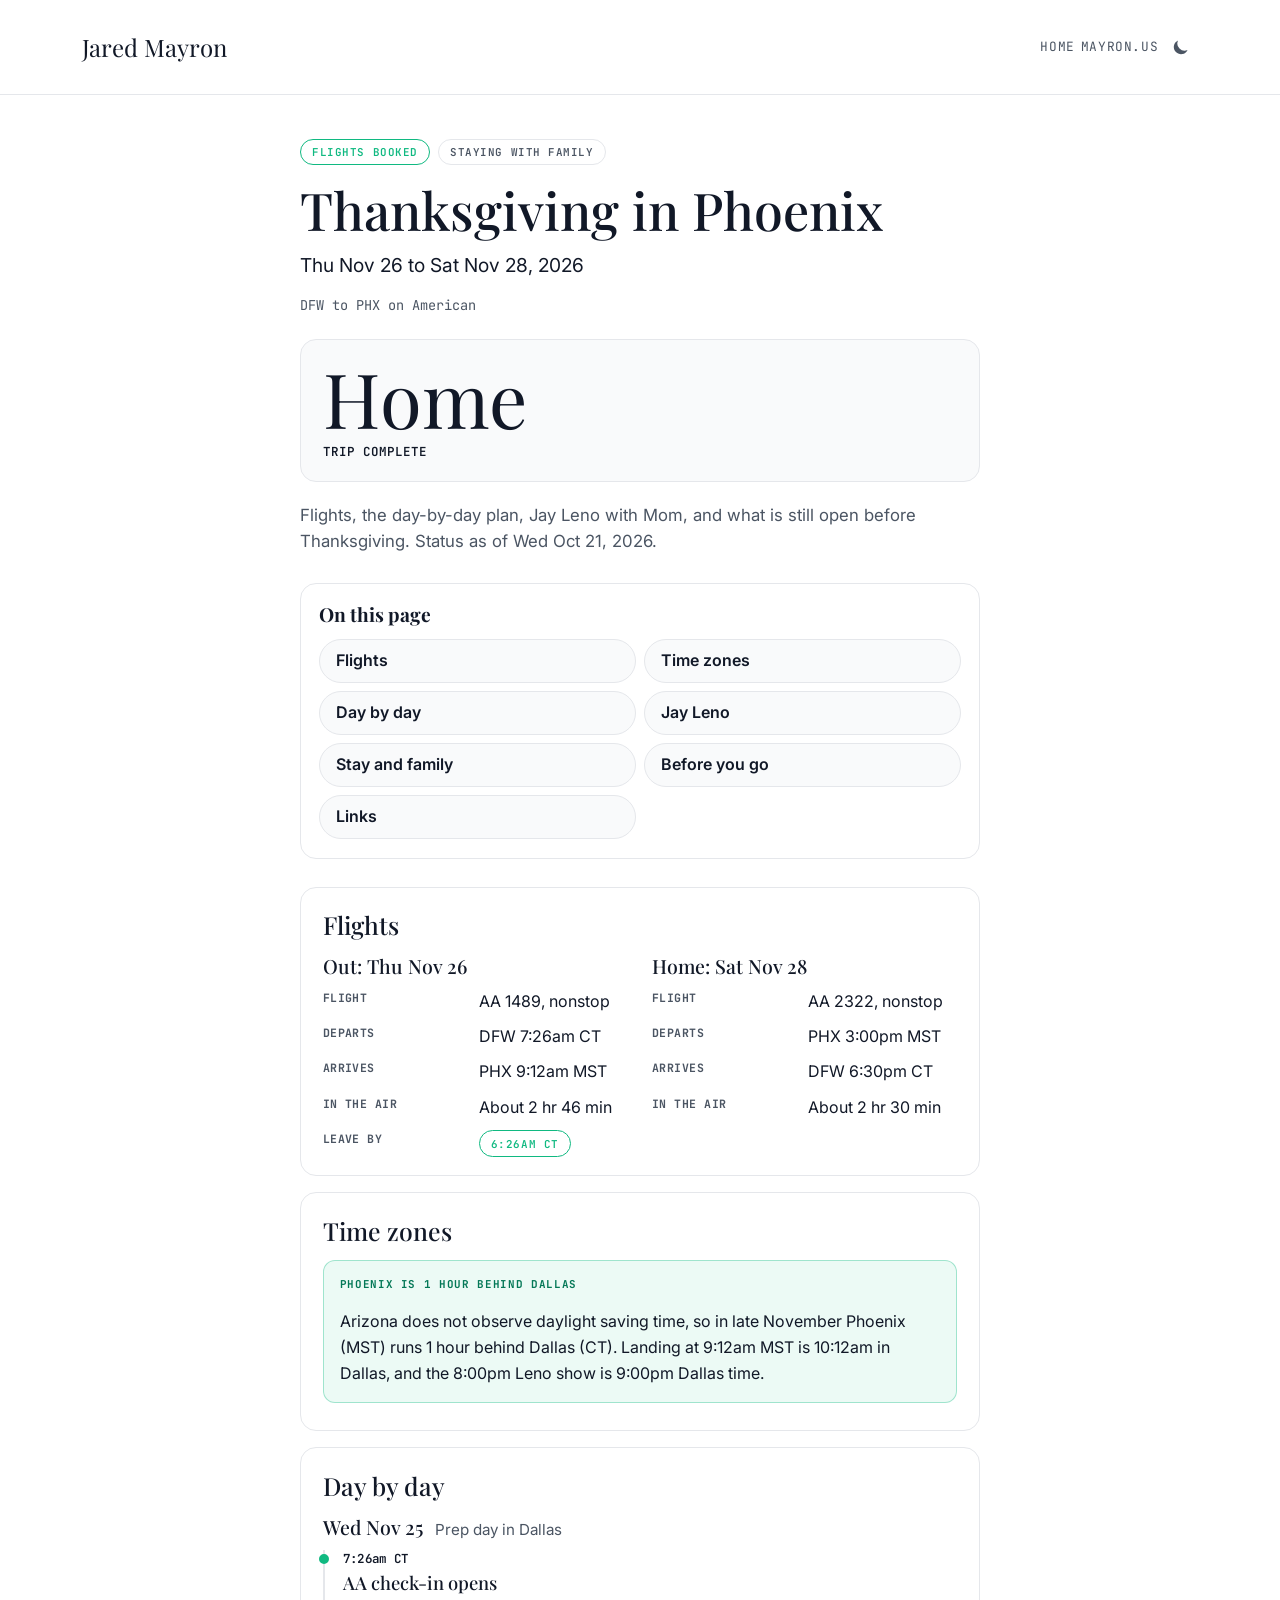
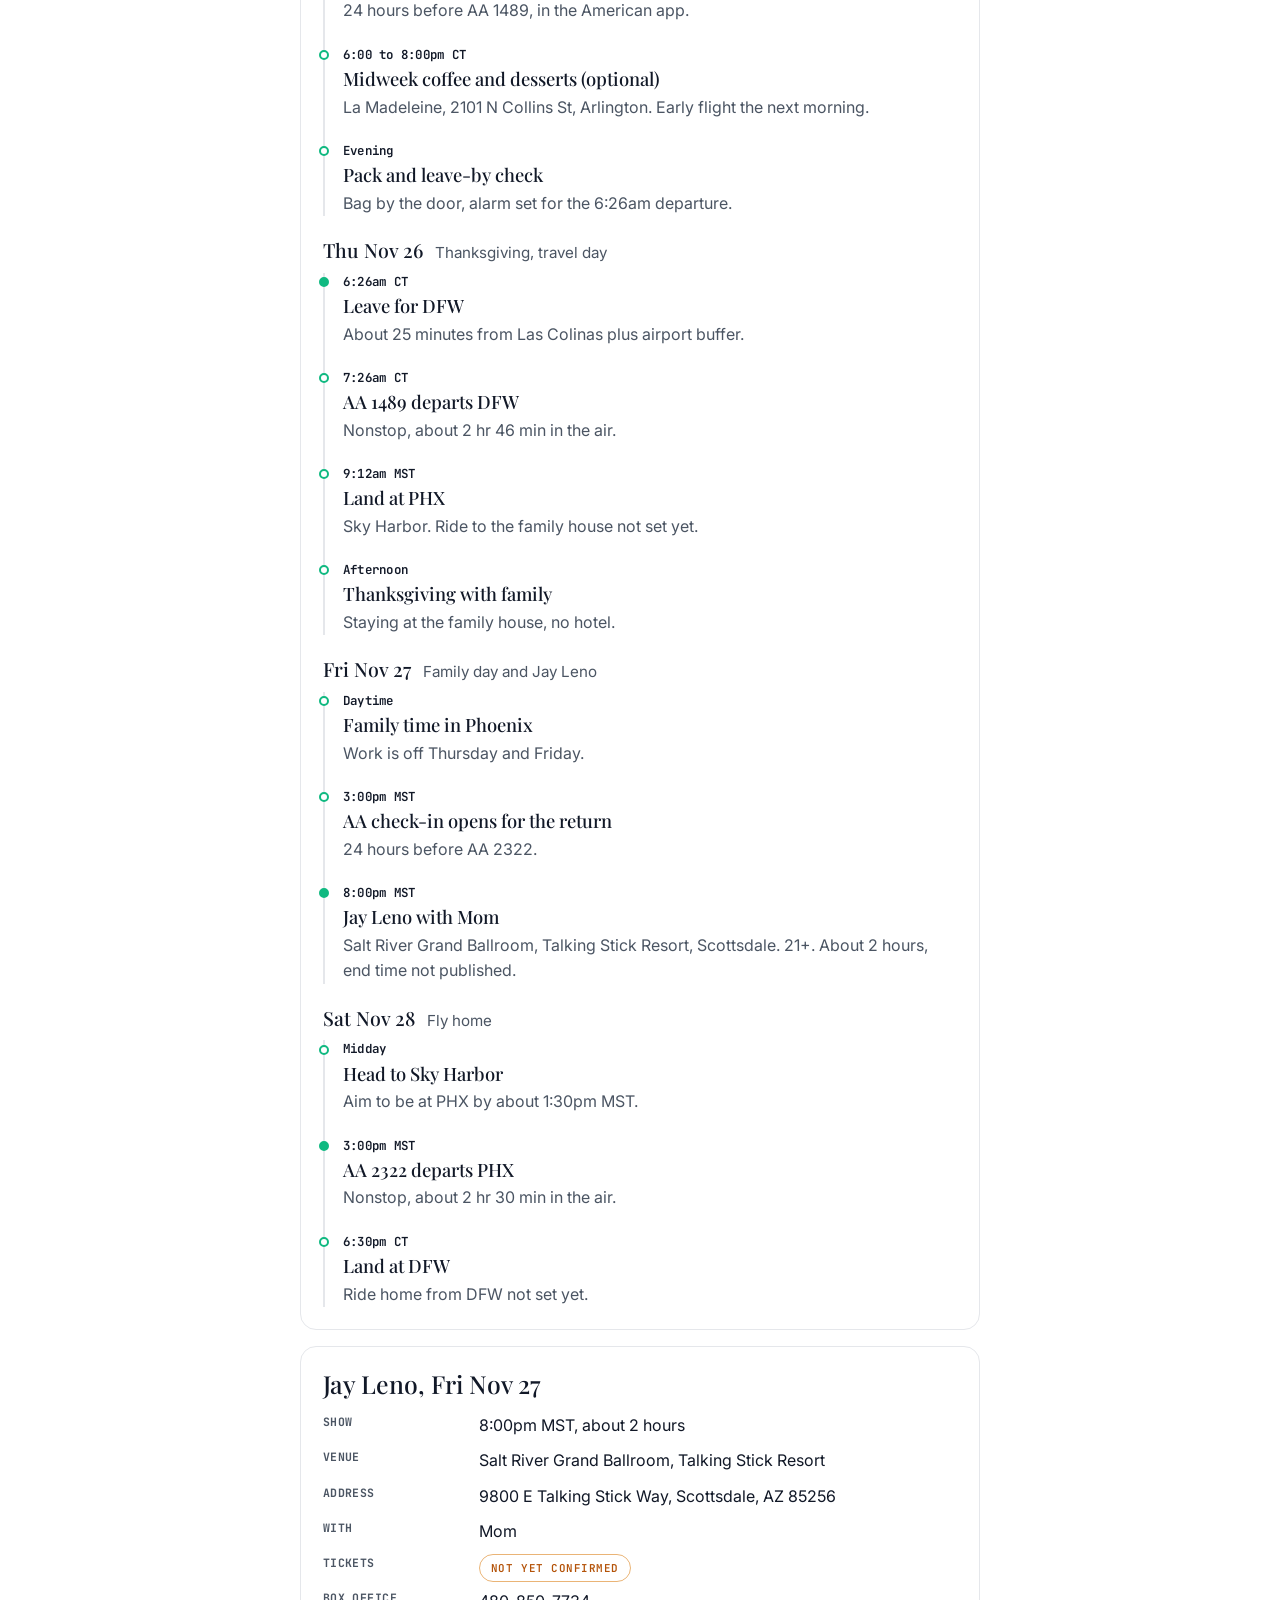
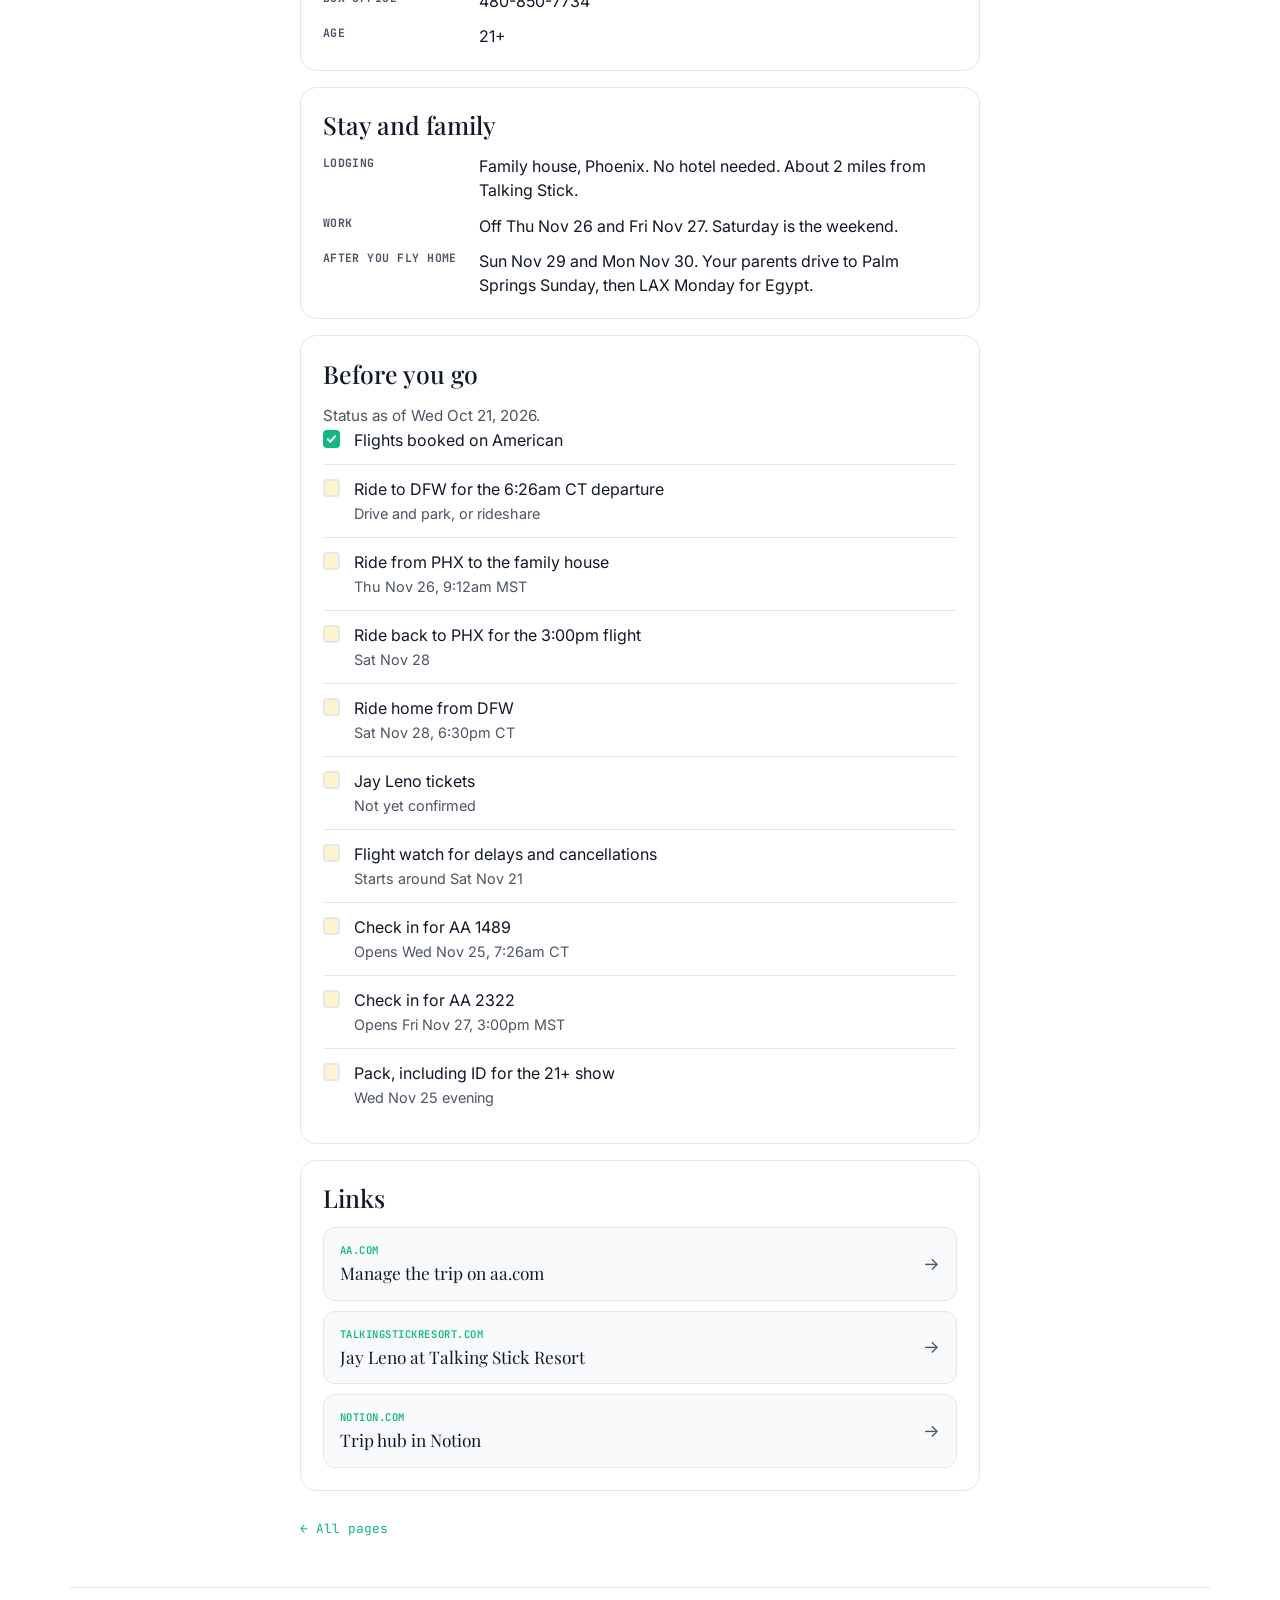
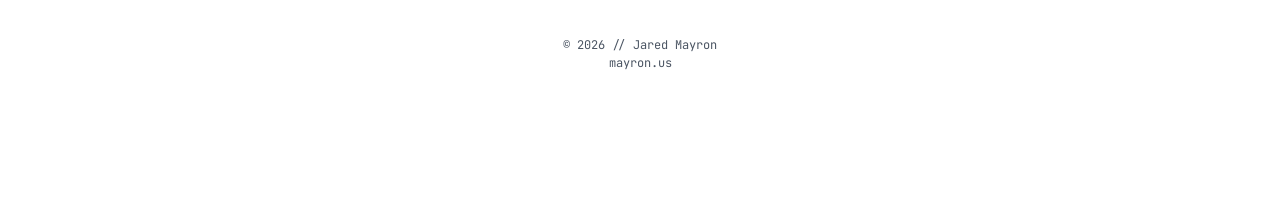
<file: thanksgiving-2026/index.html>
<!DOCTYPE html>
<html lang="en">
<head>
  <meta charset="utf-8">
  <script>
    (function () {
      try {
        var dark = localStorage.getItem('color-theme') === 'dark' || (!('color-theme' in localStorage) && window.matchMedia('(prefers-color-scheme: dark)').matches);
        document.documentElement.setAttribute('data-theme', dark ? 'dark' : 'light');
      } catch (e) {}
    })();
  </script>
  <title>Thanksgiving in Phoenix: Nov 26 to 28</title>
  <meta name="viewport" content="width=device-width, initial-scale=1.0">
  <meta name="robots" content="noindex">
  <meta name="description" content="Flights, the day-by-day plan, Jay Leno with Mom, and what is still open before Thanksgiving.">
  <meta name="author" content="Jared Mayron">
  <meta name="theme-color" content="#ffffff" media="(prefers-color-scheme: light)">
  <meta name="theme-color" content="#0f172a" media="(prefers-color-scheme: dark)">
  <link rel="preconnect" href="https://fonts.googleapis.com">
  <link rel="preconnect" href="https://fonts.gstatic.com" crossorigin>
  <link rel="preconnect" href="https://cdn.jsdelivr.net">
  <link href="https://fonts.googleapis.com/css2?family=Playfair+Display:wght@700&family=JetBrains+Mono:wght@400;600&family=Inter:wght@400;600;700&display=swap" rel="stylesheet">
  <link rel="icon" type="image/svg+xml" href="/STATIC/images/favicon.svg">
  <link href="https://cdn.jsdelivr.net/npm/bootstrap@5.3.3/dist/css/bootstrap.min.css" rel="stylesheet" integrity="sha384-QWTKZyjpPEjISv5WaRU9OFeRpok6YctnYmDr5pNlyT2bRjXh0JMhjY6hW+ALEwIH" crossorigin="anonymous">
  <link rel="stylesheet" href="/STATIC/styles/main.css?v=3">
  <link rel="stylesheet" href="/STATIC/styles/site.css?v=5">
</head>
<body>
  <nav class="navbar">
    <div class="container nav-row">
      <a class="navbar-brand" href="/">
        <div class="serif">Jared Mayron</div>
      </a>
      <ul class="nav-links">
        <li><a class="nav-link" href="/">Home</a></li>
        <li><a class="nav-link" href="https://mayron.us">mayron.us</a></li>
        <li>
          <button id="theme-toggle" class="btn btn-link nav-link p-2" type="button" aria-label="Toggle theme">
            <svg id="theme-toggle-dark-icon" class="d-none" width="18" height="18" viewBox="0 0 20 20" fill="currentColor" aria-hidden="true">
              <path d="M17.293 13.293A8 8 0 016.707 2.707a8.001 8.001 0 1010.586 10.586z"></path>
            </svg>
            <svg id="theme-toggle-light-icon" class="d-none" width="18" height="18" viewBox="0 0 20 20" fill="currentColor" aria-hidden="true">
              <path d="M10 2a1 1 0 011 1v1a1 1 0 11-2 0V3a1 1 0 011-1zm4 8a4 4 0 11-8 0 4 4 0 018 0zm-.464 4.95l.707.707a1 1 0 001.414-1.414l-.707-.707a1 1 0 00-1.414 1.414zm2.12-10.607a1 1 0 010 1.414l-.706.707a1 1 0 11-1.414-1.414l.707-.707a1 1 0 011.414 0zM17 11a1 1 0 100-2h-1a1 1 0 100 2h1zm-7 4a1 1 0 011 1v1a1 1 0 11-2 0v-1a1 1 0 011-1zM5.05 6.464A1 1 0 106.465 5.05l-.708-.707a1 1 0 00-1.414 1.414l.707.707zm1.414 8.486l-.707.707a1 1 0 01-1.414-1.414l.707-.707a1 1 0 011.414 1.414zM4 11a1 1 0 100-2H3a1 1 0 000 2h1z"></path>
            </svg>
          </button>
        </li>
      </ul>
    </div>
  </nav>

  <main class="page">
    <header class="hero">
      <div class="pills">
        <span class="pill">Flights booked</span>
        <span class="pill quiet">Staying with family</span>
      </div>
      <h1 class="serif">Thanksgiving in Phoenix</h1>
      <p class="where">Thu Nov 26 to Sat Nov 28, 2026</p>
      <p class="seats mono">DFW to PHX on American</p>
      <div class="time-card">
        <p class="hero-time serif" id="count-label">24 days</p>
        <p class="puck-label mono" id="count-sub">until wheels up from DFW</p>
      </div>
      <p class="summary">Flights, the day-by-day plan, Jay Leno with Mom, and what is still open before Thanksgiving. Status as of Wed Oct 21, 2026.</p>
      <nav class="on-page" aria-labelledby="on-this-page">
        <h2 id="on-this-page" class="on-page-title">On this page</h2>
        <ul class="on-page-links">
          <li><a href="#flights">Flights</a></li>
          <li><a href="#time-zones">Time zones</a></li>
          <li><a href="#day-by-day">Day by day</a></li>
          <li><a href="#jay-leno">Jay Leno</a></li>
          <li><a href="#stay">Stay and family</a></li>
          <li><a href="#before">Before you go</a></li>
          <li><a href="#links">Links</a></li>
        </ul>
      </nav>
    </header>

    <div class="stack">
      <section class="panel" id="flights" aria-labelledby="flights-title">
        <h2 id="flights-title" class="serif">Flights</h2>
        <div class="pair">
          <div>
            <h3>Out: Thu Nov 26</h3>
            <dl class="facts">
              <dt>Flight</dt>
              <dd>AA 1489, nonstop</dd>
              <dt>Departs</dt>
              <dd>DFW 7:26am CT</dd>
              <dt>Arrives</dt>
              <dd>PHX 9:12am MST</dd>
              <dt>In the air</dt>
              <dd>About 2 hr 46 min</dd>
              <dt>Leave by</dt>
              <dd><span class="pill">6:26am CT</span></dd>
            </dl>
          </div>
          <div>
            <h3>Home: Sat Nov 28</h3>
            <dl class="facts">
              <dt>Flight</dt>
              <dd>AA 2322, nonstop</dd>
              <dt>Departs</dt>
              <dd>PHX 3:00pm MST</dd>
              <dt>Arrives</dt>
              <dd>DFW 6:30pm CT</dd>
              <dt>In the air</dt>
              <dd>About 2 hr 30 min</dd>
            </dl>
          </div>
        </div>
      </section>

      <section class="panel" id="time-zones" aria-labelledby="time-zones-title">
        <h2 id="time-zones-title" class="serif">Time zones</h2>
        <div class="callout callout-info" role="note">
          <p class="callout-label">Phoenix is 1 hour behind Dallas</p>
          <p>Arizona does not observe daylight saving time, so in late November Phoenix (MST) runs 1 hour behind Dallas (CT). Landing at 9:12am MST is 10:12am in Dallas, and the 8:00pm Leno show is 9:00pm Dallas time.</p>
        </div>
      </section>

      <section class="panel" id="day-by-day" aria-labelledby="day-by-day-title">
        <h2 id="day-by-day-title" class="serif">Day by day</h2>

        <div class="day-block">
          <h3>Wed Nov 25 <span class="day-label">Prep day in Dallas</span></h3>
          <ol class="timeline">
            <li class="step key">
              <time class="when" datetime="2026-11-25T07:26-06:00">7:26am CT</time>
              <h3>AA check-in opens</h3>
              <p>24 hours before AA 1489, in the American app.</p>
            </li>
            <li class="step">
              <span class="when">6:00 to 8:00pm CT</span>
              <h3>Midweek coffee and desserts (optional)</h3>
              <p>La Madeleine, 2101 N Collins St, Arlington. Early flight the next morning.</p>
            </li>
            <li class="step">
              <span class="when">Evening</span>
              <h3>Pack and leave-by check</h3>
              <p>Bag by the door, alarm set for the 6:26am departure.</p>
            </li>
          </ol>
        </div>

        <div class="day-block">
          <h3>Thu Nov 26 <span class="day-label">Thanksgiving, travel day</span></h3>
          <ol class="timeline">
            <li class="step key">
              <time class="when" datetime="2026-11-26T06:26-06:00">6:26am CT</time>
              <h3>Leave for DFW</h3>
              <p>About 25 minutes from Las Colinas plus airport buffer.</p>
            </li>
            <li class="step">
              <time class="when" datetime="2026-11-26T07:26-06:00">7:26am CT</time>
              <h3>AA 1489 departs DFW</h3>
              <p>Nonstop, about 2 hr 46 min in the air.</p>
            </li>
            <li class="step">
              <time class="when" datetime="2026-11-26T09:12-07:00">9:12am MST</time>
              <h3>Land at PHX</h3>
              <p>Sky Harbor. Ride to the family house not set yet.</p>
            </li>
            <li class="step">
              <span class="when">Afternoon</span>
              <h3>Thanksgiving with family</h3>
              <p>Staying at the family house, no hotel.</p>
            </li>
          </ol>
        </div>

        <div class="day-block">
          <h3>Fri Nov 27 <span class="day-label">Family day and Jay Leno</span></h3>
          <ol class="timeline">
            <li class="step">
              <span class="when">Daytime</span>
              <h3>Family time in Phoenix</h3>
              <p>Work is off Thursday and Friday.</p>
            </li>
            <li class="step">
              <time class="when" datetime="2026-11-27T15:00-07:00">3:00pm MST</time>
              <h3>AA check-in opens for the return</h3>
              <p>24 hours before AA 2322.</p>
            </li>
            <li class="step key">
              <time class="when" datetime="2026-11-27T20:00-07:00">8:00pm MST</time>
              <h3>Jay Leno with Mom</h3>
              <p>Salt River Grand Ballroom, Talking Stick Resort, Scottsdale. 21+. About 2 hours, end time not published.</p>
            </li>
          </ol>
        </div>

        <div class="day-block">
          <h3>Sat Nov 28 <span class="day-label">Fly home</span></h3>
          <ol class="timeline">
            <li class="step">
              <span class="when">Midday</span>
              <h3>Head to Sky Harbor</h3>
              <p>Aim to be at PHX by about 1:30pm MST.</p>
            </li>
            <li class="step key">
              <time class="when" datetime="2026-11-28T15:00-07:00">3:00pm MST</time>
              <h3>AA 2322 departs PHX</h3>
              <p>Nonstop, about 2 hr 30 min in the air.</p>
            </li>
            <li class="step">
              <time class="when" datetime="2026-11-28T18:30-06:00">6:30pm CT</time>
              <h3>Land at DFW</h3>
              <p>Ride home from DFW not set yet.</p>
            </li>
          </ol>
        </div>
      </section>

      <section class="panel" id="jay-leno" aria-labelledby="jay-leno-title">
        <h2 id="jay-leno-title" class="serif">Jay Leno, Fri Nov 27</h2>
        <dl class="facts">
          <dt>Show</dt>
          <dd>8:00pm MST, about 2 hours</dd>
          <dt>Venue</dt>
          <dd>Salt River Grand Ballroom, Talking Stick Resort</dd>
          <dt>Address</dt>
          <dd>9800 E Talking Stick Way, Scottsdale, AZ 85256</dd>
          <dt>With</dt>
          <dd>Mom</dd>
          <dt>Tickets</dt>
          <dd><span class="pill warn">Not yet confirmed</span></dd>
          <dt>Box office</dt>
          <dd>480-850-7734</dd>
          <dt>Age</dt>
          <dd>21+</dd>
        </dl>
      </section>

      <section class="panel" id="stay" aria-labelledby="stay-title">
        <h2 id="stay-title" class="serif">Stay and family</h2>
        <dl class="facts">
          <dt>Lodging</dt>
          <dd>Family house, Phoenix. No hotel needed. About 2 miles from Talking Stick.</dd>
          <dt>Work</dt>
          <dd>Off Thu Nov 26 and Fri Nov 27. Saturday is the weekend.</dd>
          <dt>After you fly home</dt>
          <dd>Sun Nov 29 and Mon Nov 30. Your parents drive to Palm Springs Sunday, then LAX Monday for Egypt.</dd>
        </dl>
      </section>

      <section class="panel" id="before" aria-labelledby="before-title">
        <h2 id="before-title" class="serif">Before you go</h2>
        <p class="caption">Status as of Wed Oct 21, 2026.</p>
        <ul class="check">
          <li class="done"><span class="mark" aria-hidden="true"></span><span><span class="sr">Done. </span>Flights booked on American</span></li>
          <li><span class="mark" aria-hidden="true"></span><span><span class="sr">Open. </span>Ride to DFW for the 6:26am CT departure<span class="meta">Drive and park, or rideshare</span></span></li>
          <li><span class="mark" aria-hidden="true"></span><span><span class="sr">Open. </span>Ride from PHX to the family house<span class="meta">Thu Nov 26, 9:12am MST</span></span></li>
          <li><span class="mark" aria-hidden="true"></span><span><span class="sr">Open. </span>Ride back to PHX for the 3:00pm flight<span class="meta">Sat Nov 28</span></span></li>
          <li><span class="mark" aria-hidden="true"></span><span><span class="sr">Open. </span>Ride home from DFW<span class="meta">Sat Nov 28, 6:30pm CT</span></span></li>
          <li><span class="mark" aria-hidden="true"></span><span><span class="sr">Open. </span>Jay Leno tickets<span class="meta">Not yet confirmed</span></span></li>
          <li><span class="mark" aria-hidden="true"></span><span><span class="sr">Open. </span>Flight watch for delays and cancellations<span class="meta">Starts around Sat Nov 21</span></span></li>
          <li><span class="mark" aria-hidden="true"></span><span><span class="sr">Open. </span>Check in for AA 1489<span class="meta">Opens Wed Nov 25, 7:26am CT</span></span></li>
          <li><span class="mark" aria-hidden="true"></span><span><span class="sr">Open. </span>Check in for AA 2322<span class="meta">Opens Fri Nov 27, 3:00pm MST</span></span></li>
          <li><span class="mark" aria-hidden="true"></span><span><span class="sr">Open. </span>Pack, including ID for the 21+ show<span class="meta">Wed Nov 25 evening</span></span></li>
        </ul>
      </section>

      <section class="panel" id="links" aria-labelledby="links-title">
        <h2 id="links-title" class="serif">Links</h2>
        <div class="links">
          <a class="link-card" href="https://www.aa.com" target="_blank" rel="noopener noreferrer">
            <span>
              <span class="mode">aa.com</span>
              <span class="title">Manage the trip on aa.com</span>
            </span>
            <span class="arrow" aria-hidden="true">&rarr;</span>
          </a>
          <a class="link-card" href="https://www.talkingstickresort.com/entertainment-acts/jay-leno/" target="_blank" rel="noopener noreferrer">
            <span>
              <span class="mode">talkingstickresort.com</span>
              <span class="title">Jay Leno at Talking Stick Resort</span>
            </span>
            <span class="arrow" aria-hidden="true">&rarr;</span>
          </a>
          <a class="link-card" href="https://app.notion.com/p/3f59601c200f818ca54ced9ddcedbbd8" target="_blank" rel="noopener noreferrer">
            <span>
              <span class="mode">notion.com</span>
              <span class="title">Trip hub in Notion</span>
            </span>
            <span class="arrow" aria-hidden="true">&rarr;</span>
          </a>
        </div>
      </section>
    </div>

    <p class="back"><a href="/">&larr; All pages</a></p>
  </main>

  <footer class="container text-center text-secondary mono py-5 mt-5 site-footer" style="font-size: 0.75rem; border-top: 1px solid var(--border-subtle);">
    &copy; 2026 // Jared Mayron<br>
    <a href="https://mayron.us">mayron.us</a>
  </footer>

  <script>
    (function () {
      var dep = Date.UTC(2026, 10, 26);
      var now = new Date();
      var today = Date.UTC(now.getFullYear(), now.getMonth(), now.getDate());
      var days = Math.round((dep - today) / 86400000);
      var label = days > 1 ? days + " days" : days === 1 ? "Tomorrow" : days === 0 ? "Today" : days >= -2 ? "In Phoenix" : "Home";
      var sub = days > 1 ? "until wheels up from DFW" : days === 1 || days === 0 ? "AA 1489 departs 7:26am CT" : days >= -2 ? "trip in progress" : "trip complete";
      var labelEl = document.getElementById("count-label");
      var subEl = document.getElementById("count-sub");
      if (labelEl) labelEl.textContent = label;
      if (subEl) subEl.textContent = sub;
    })();
  </script>
  <script src="https://cdn.jsdelivr.net/npm/bootstrap@5.3.3/dist/js/bootstrap.bundle.min.js" integrity="sha384-YvpcrYf0tY3lHB60NNkmXc5s9fDVZLESaAA55NDzOxhy9GkcIdslK1eN7N6jIeHz" crossorigin="anonymous" defer></script>
  <script src="/STATIC/javascript/main.js" defer></script>
</body>
</html>
</file>
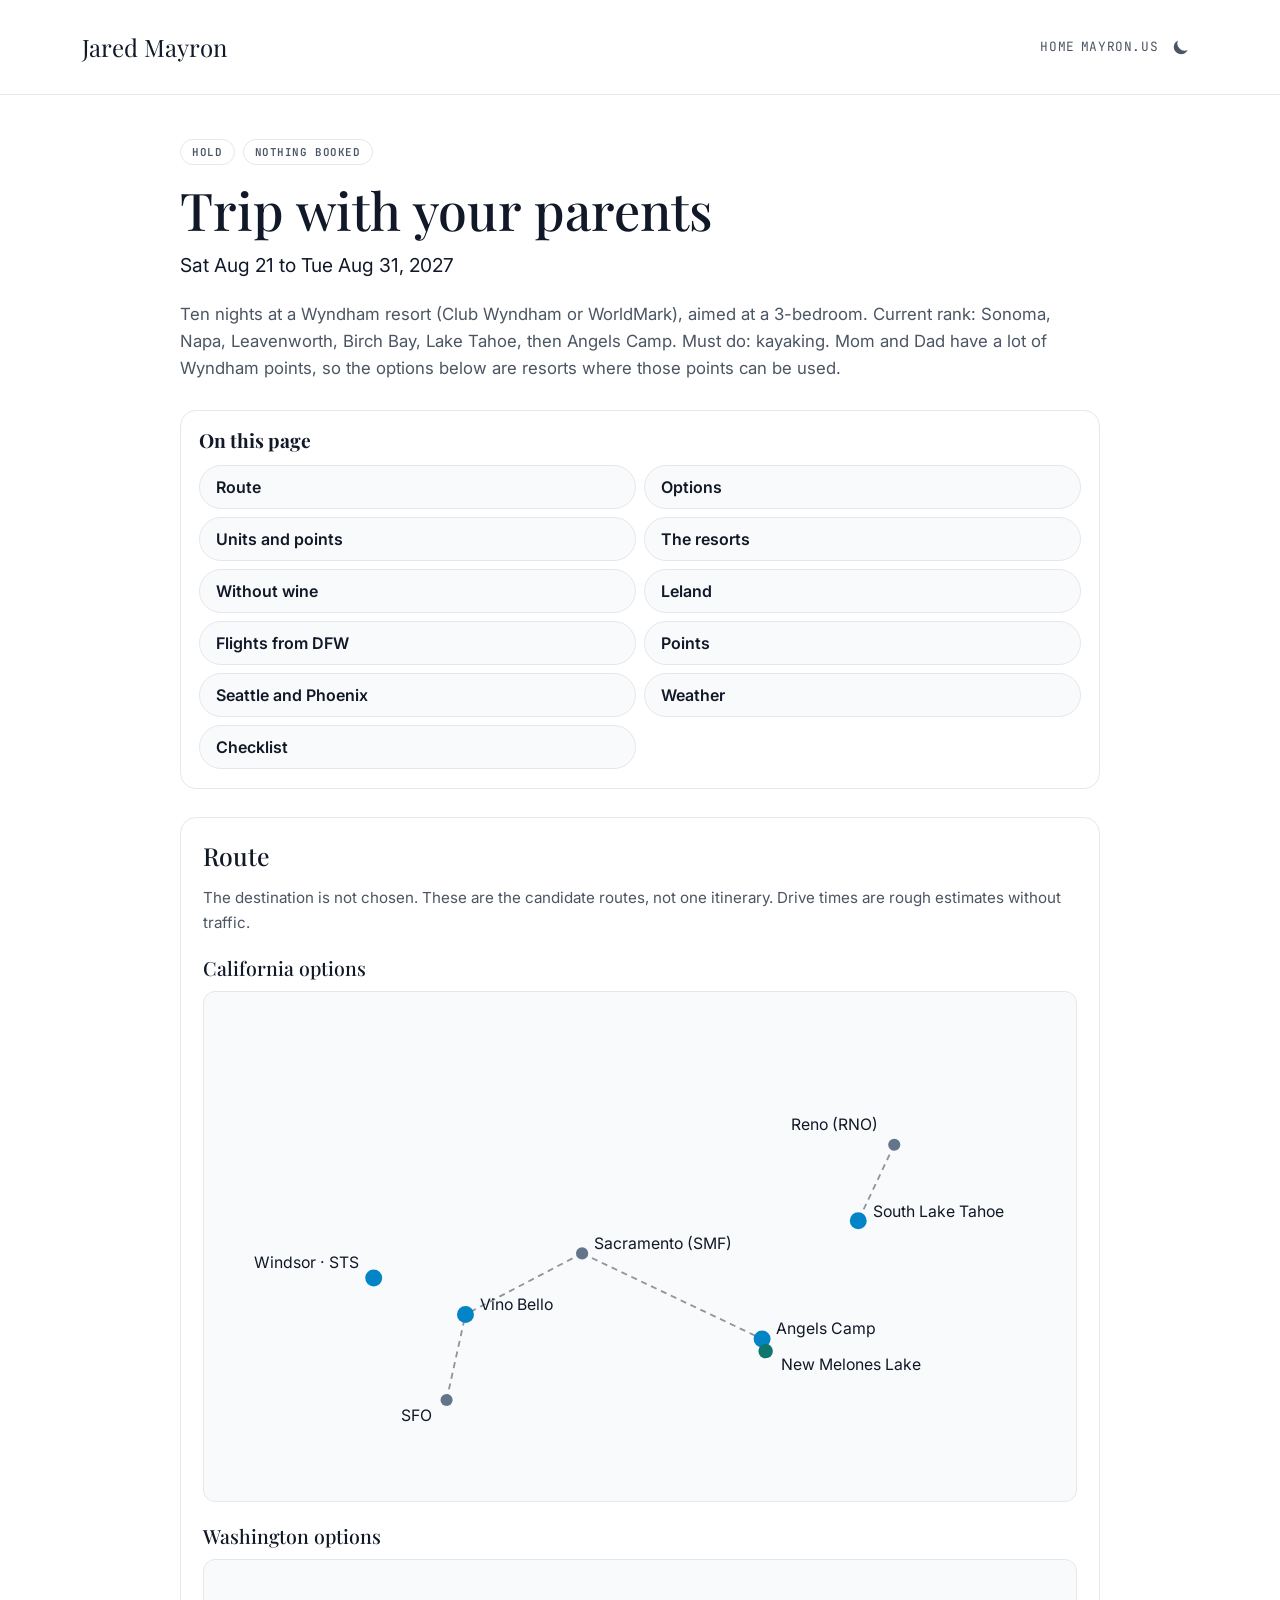
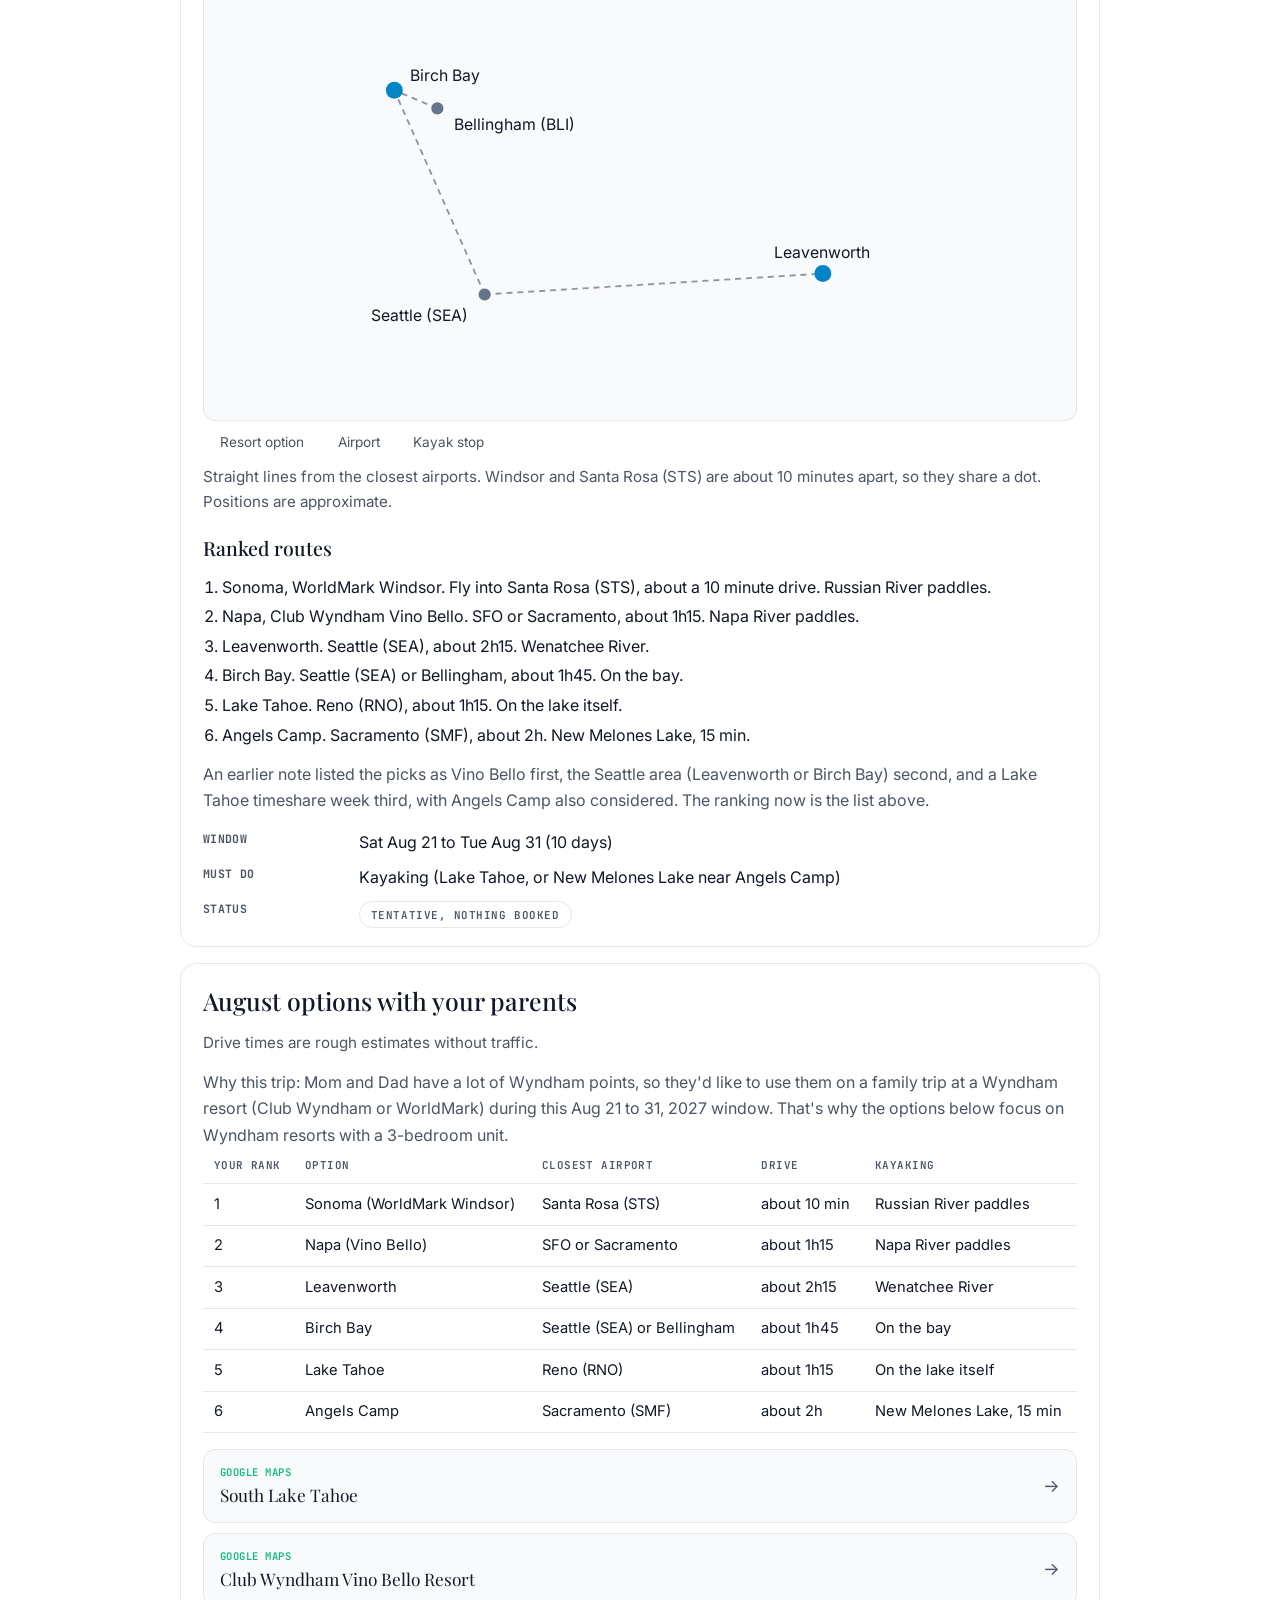
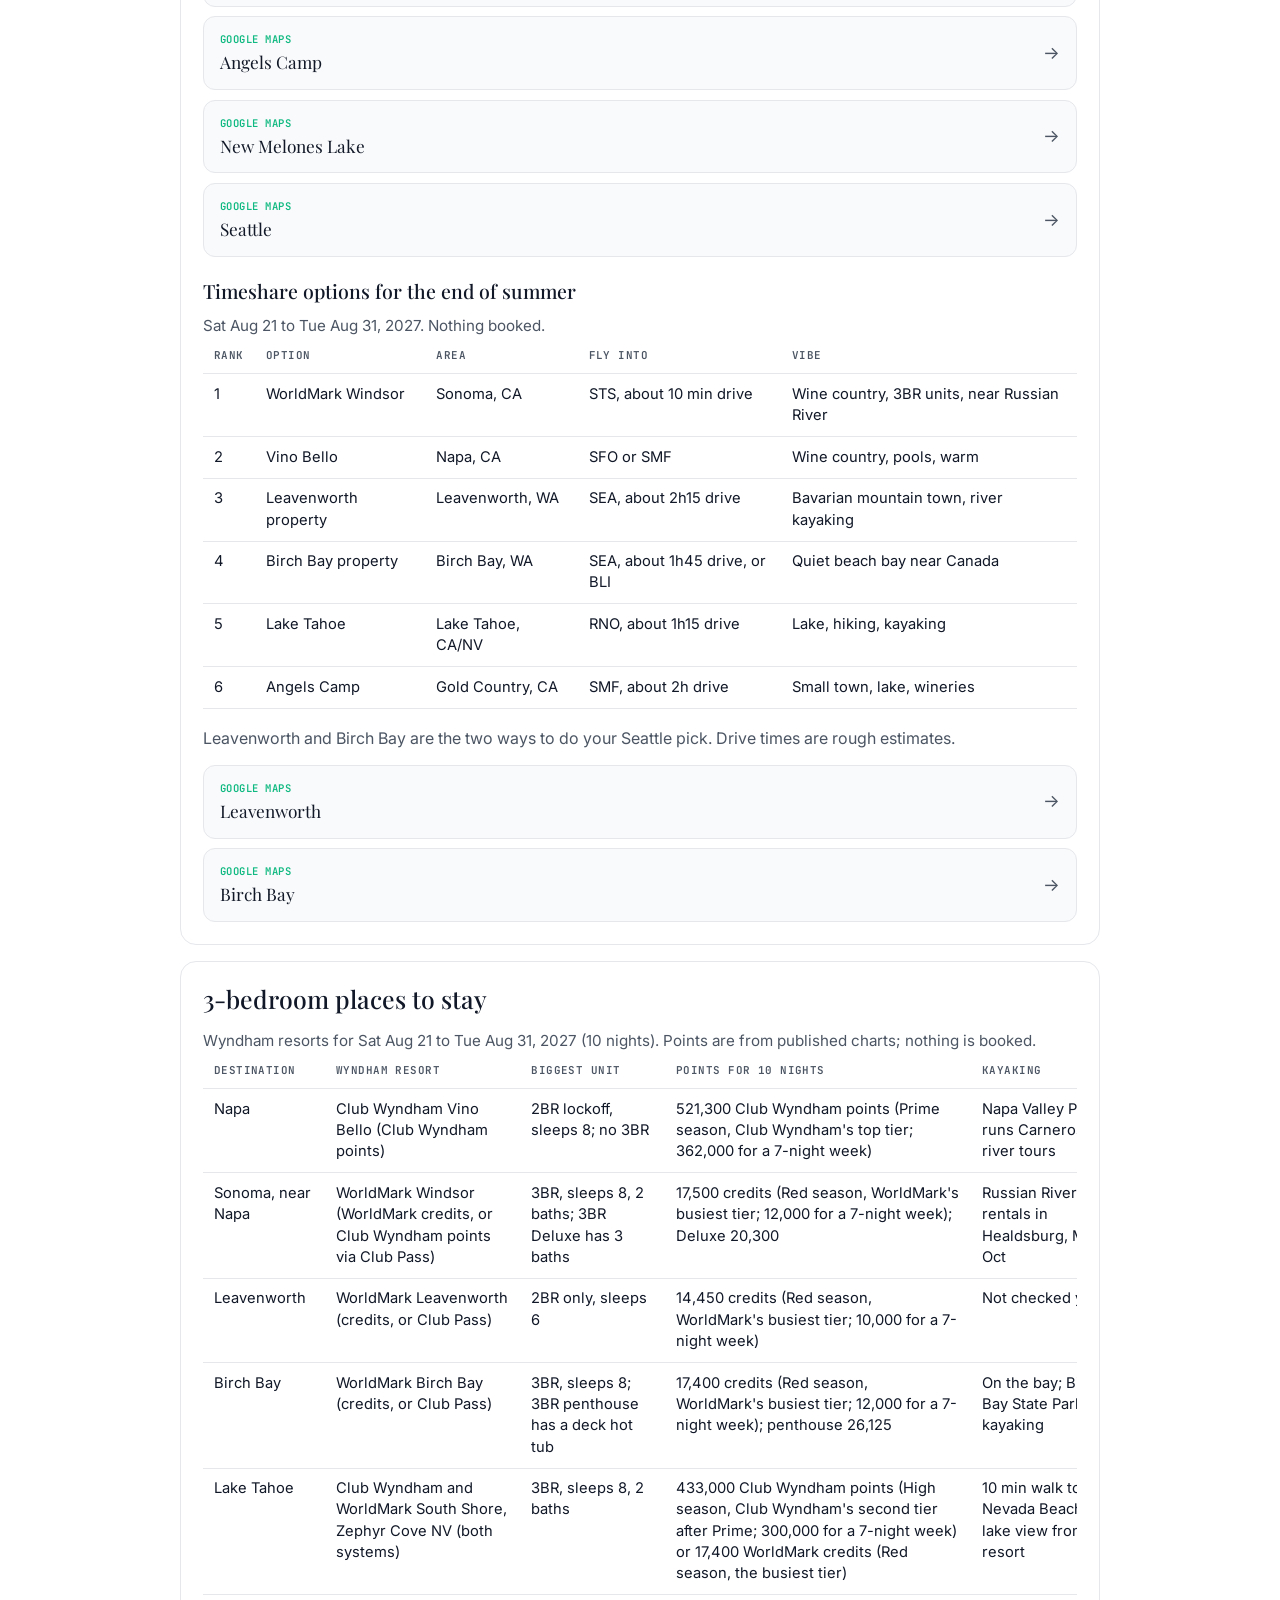
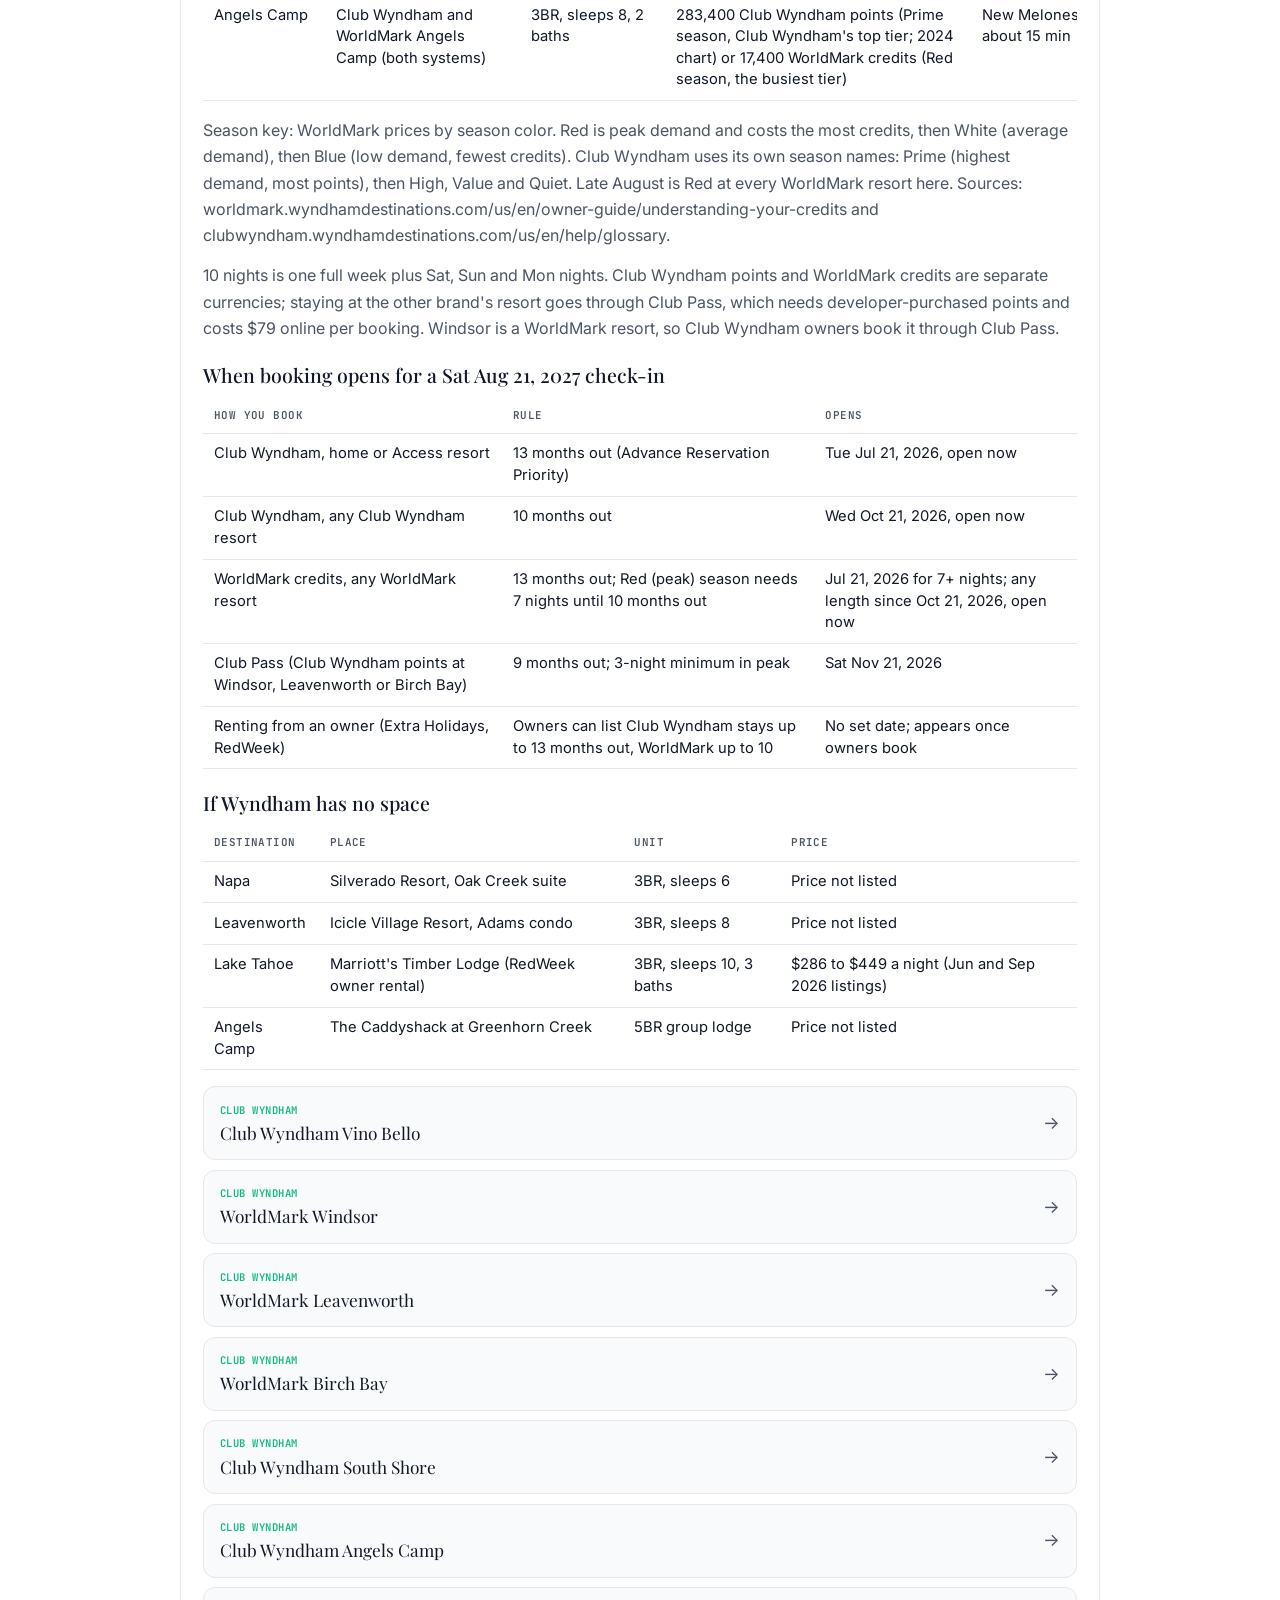
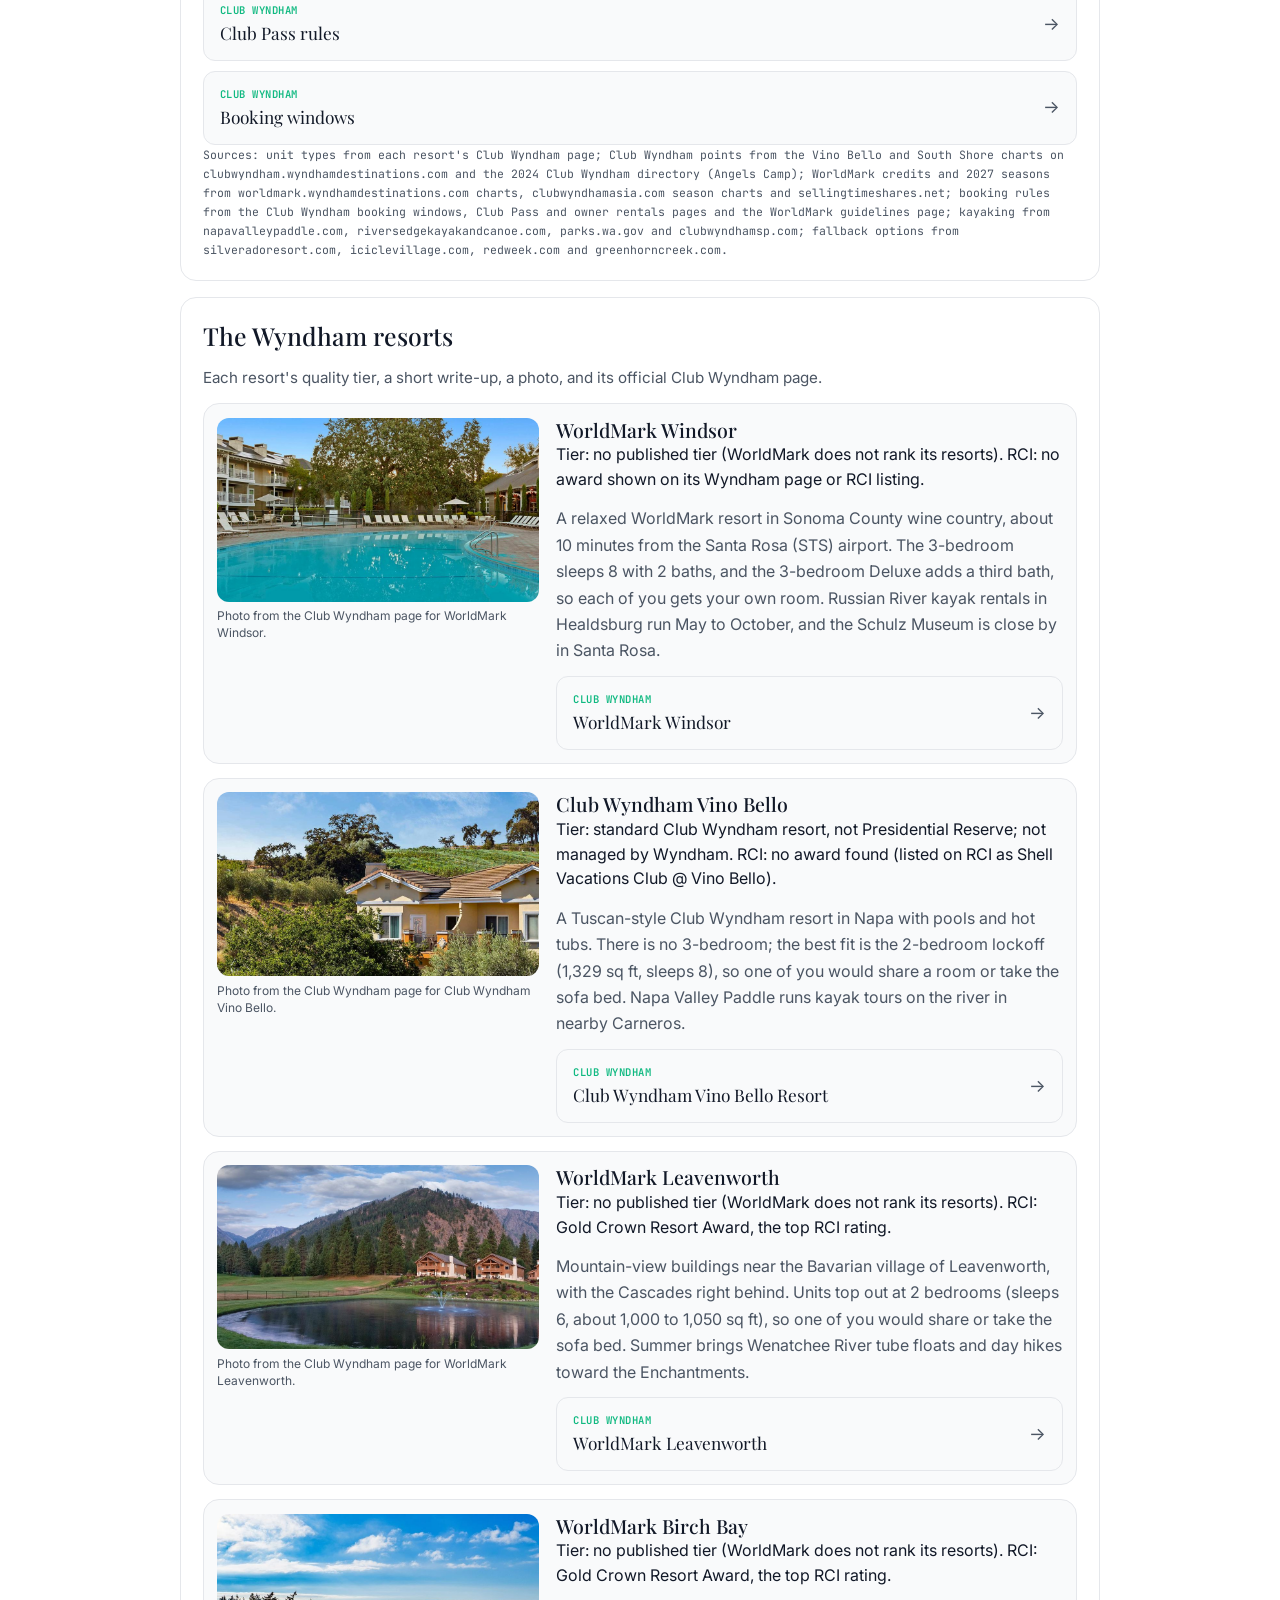
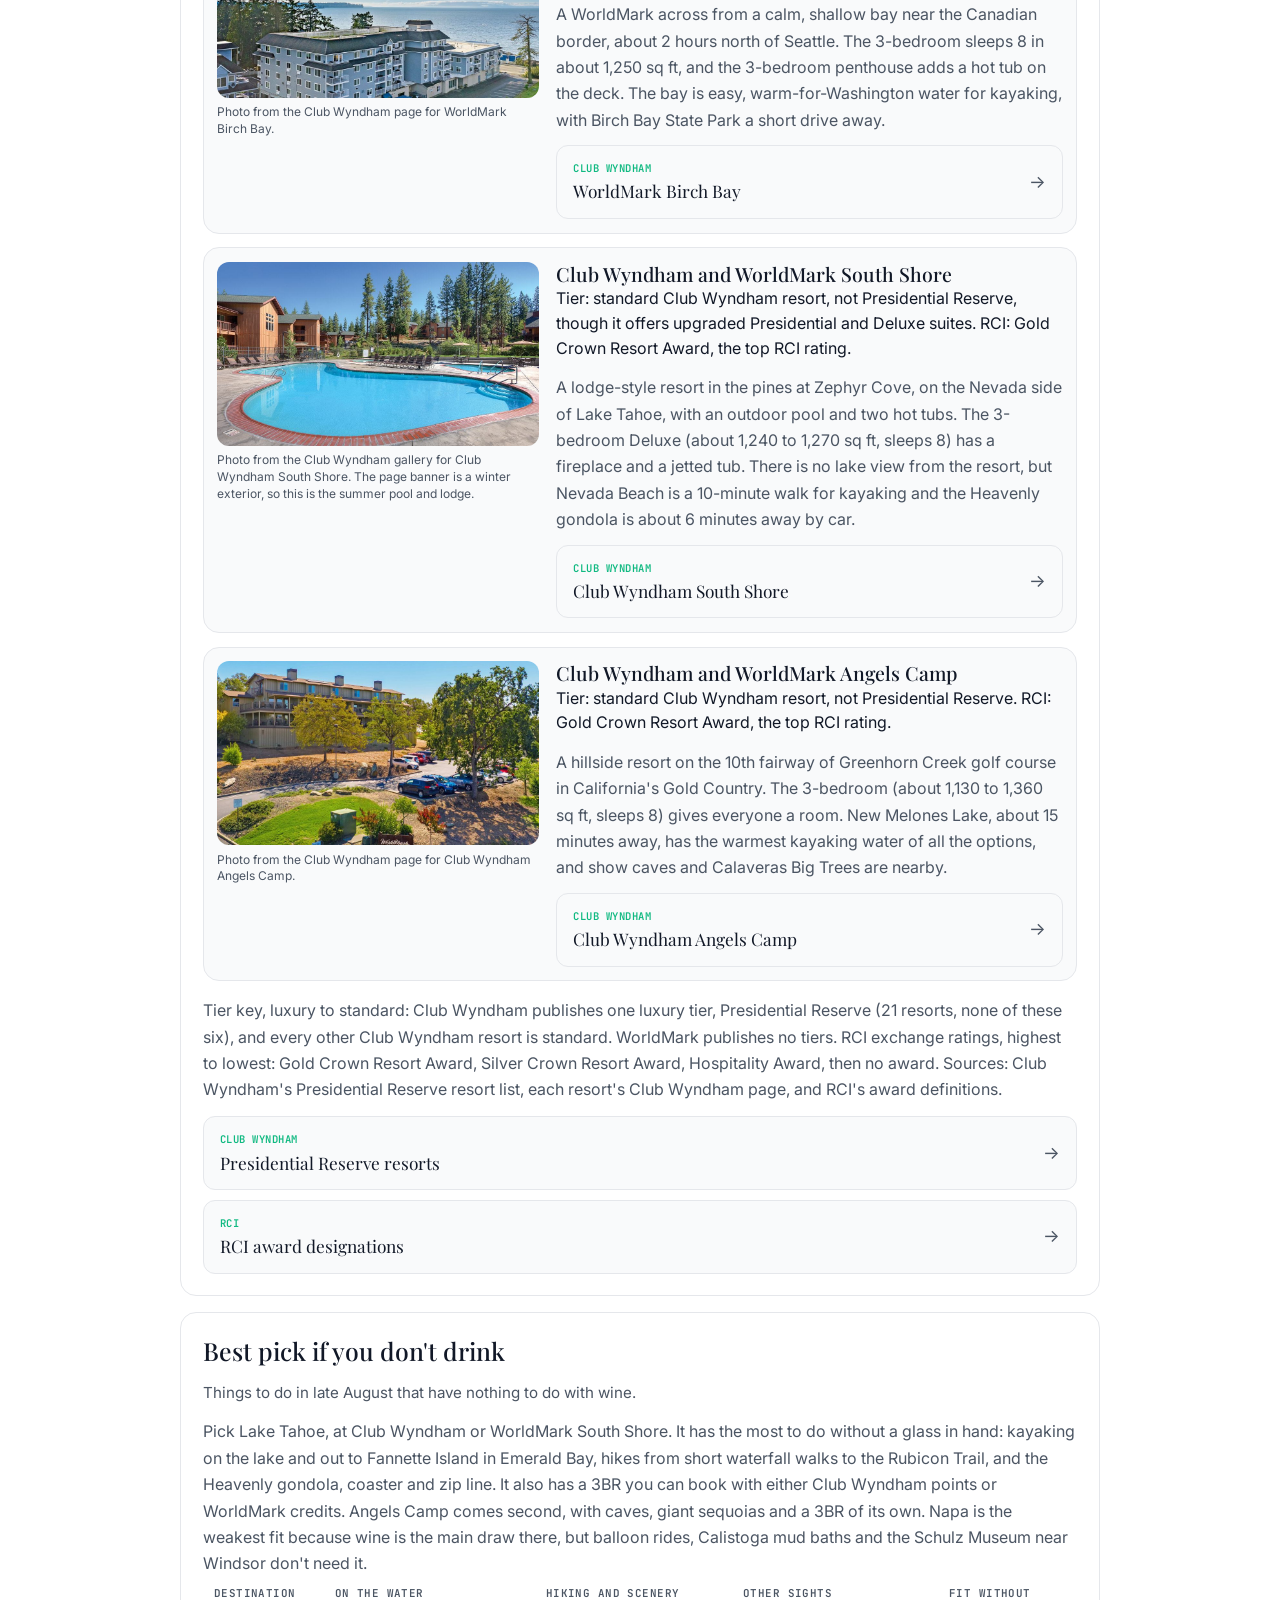
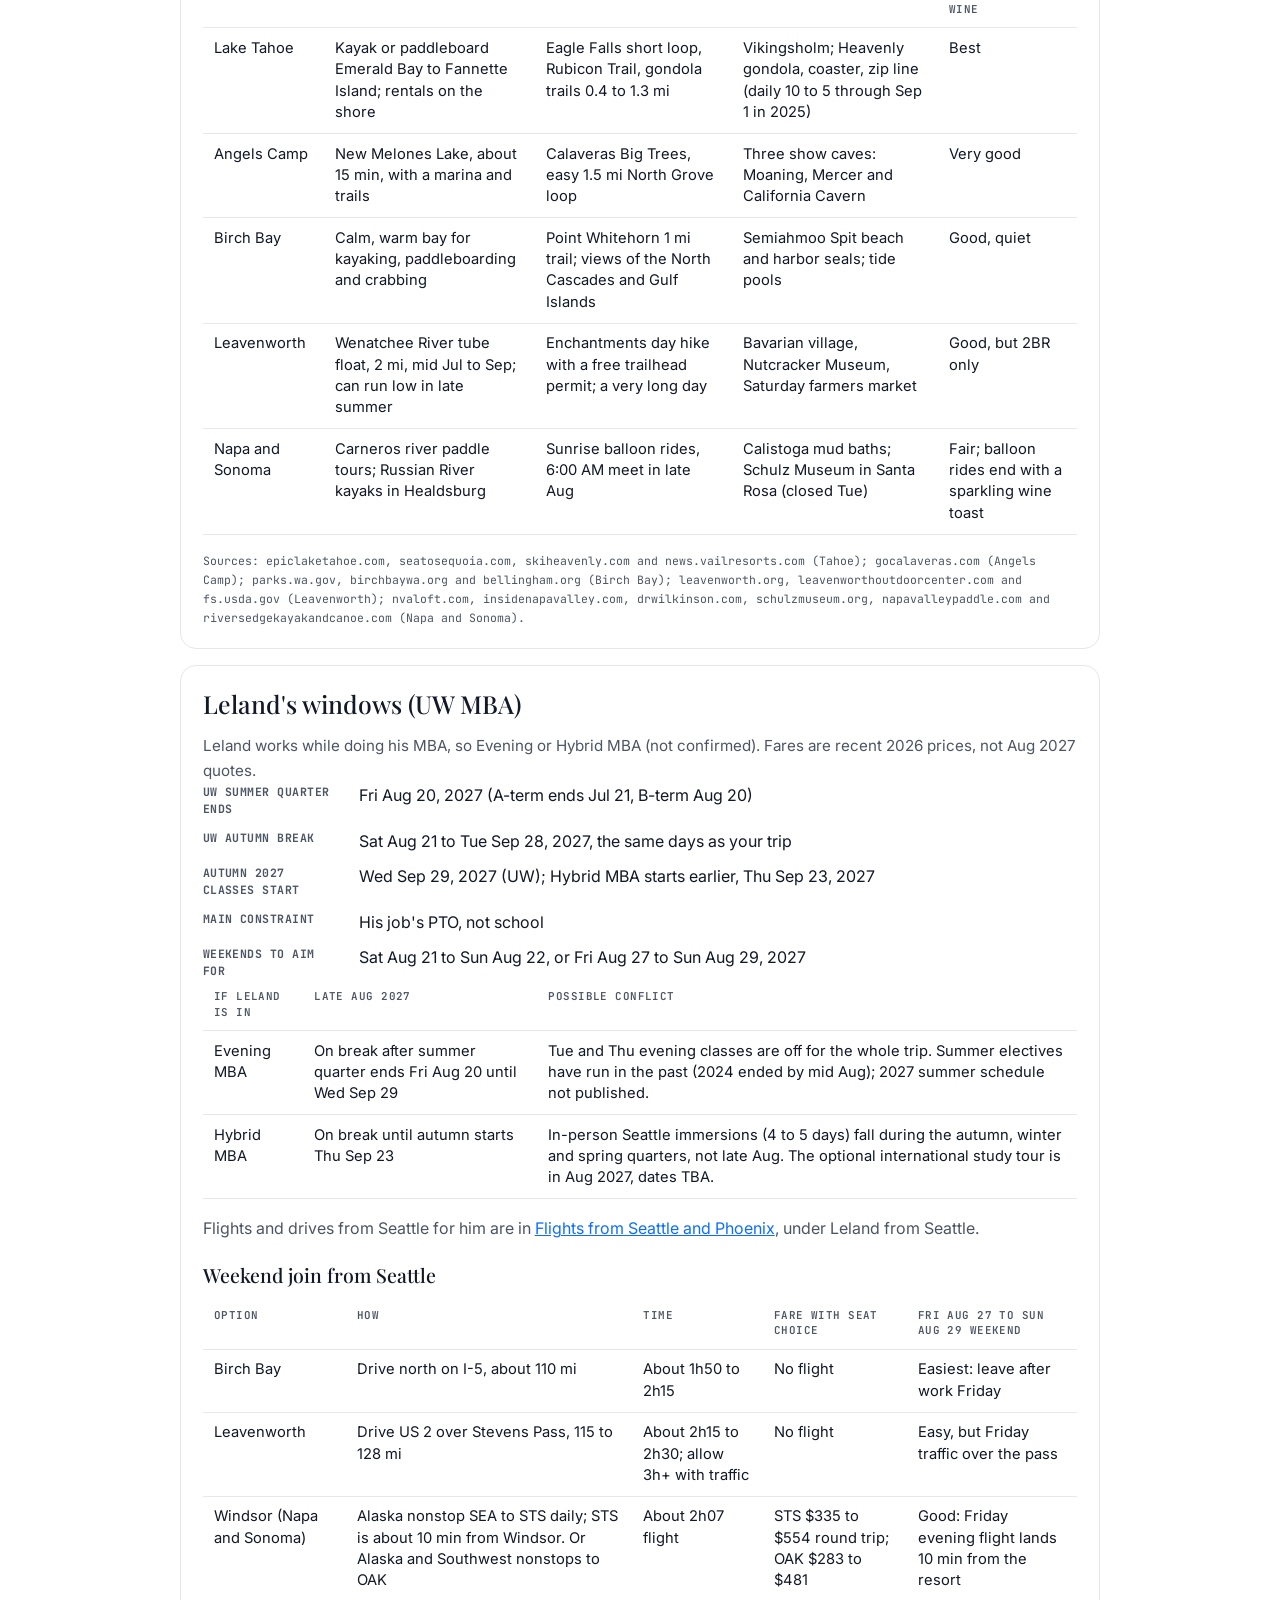
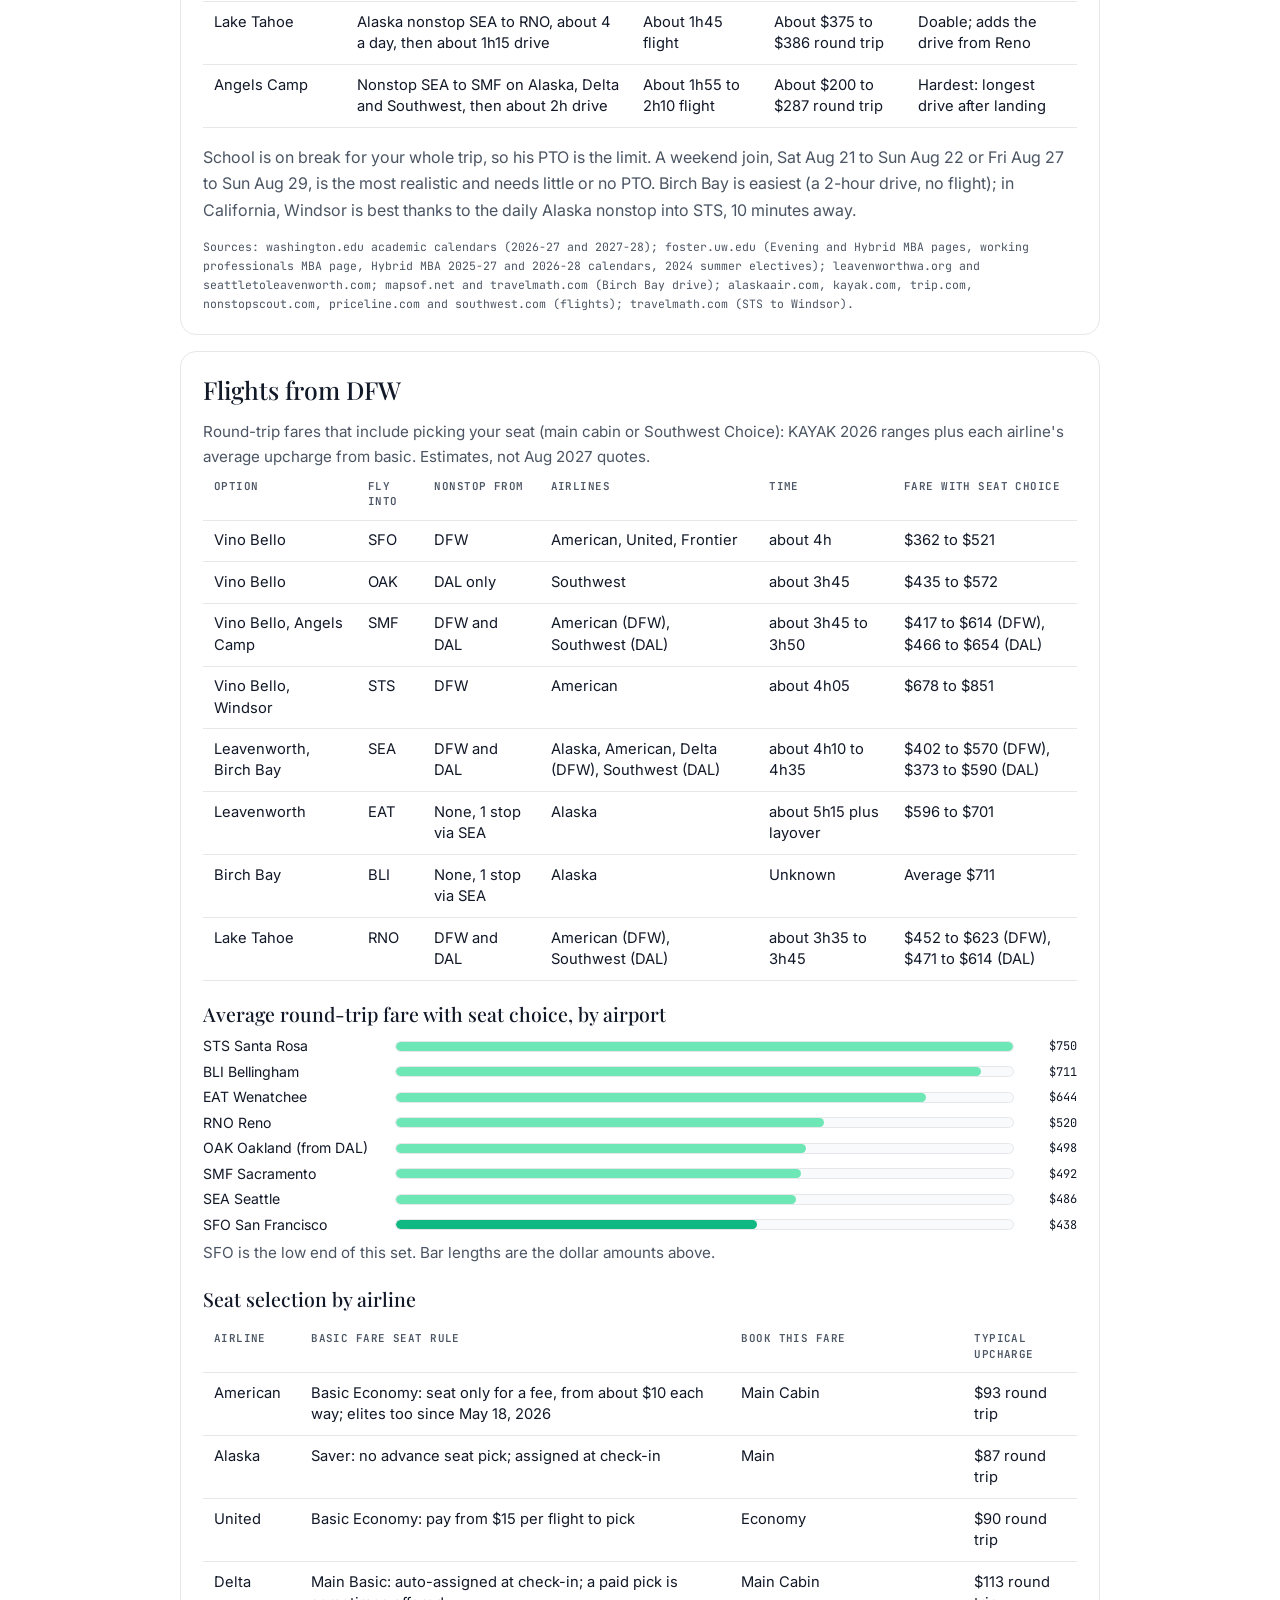
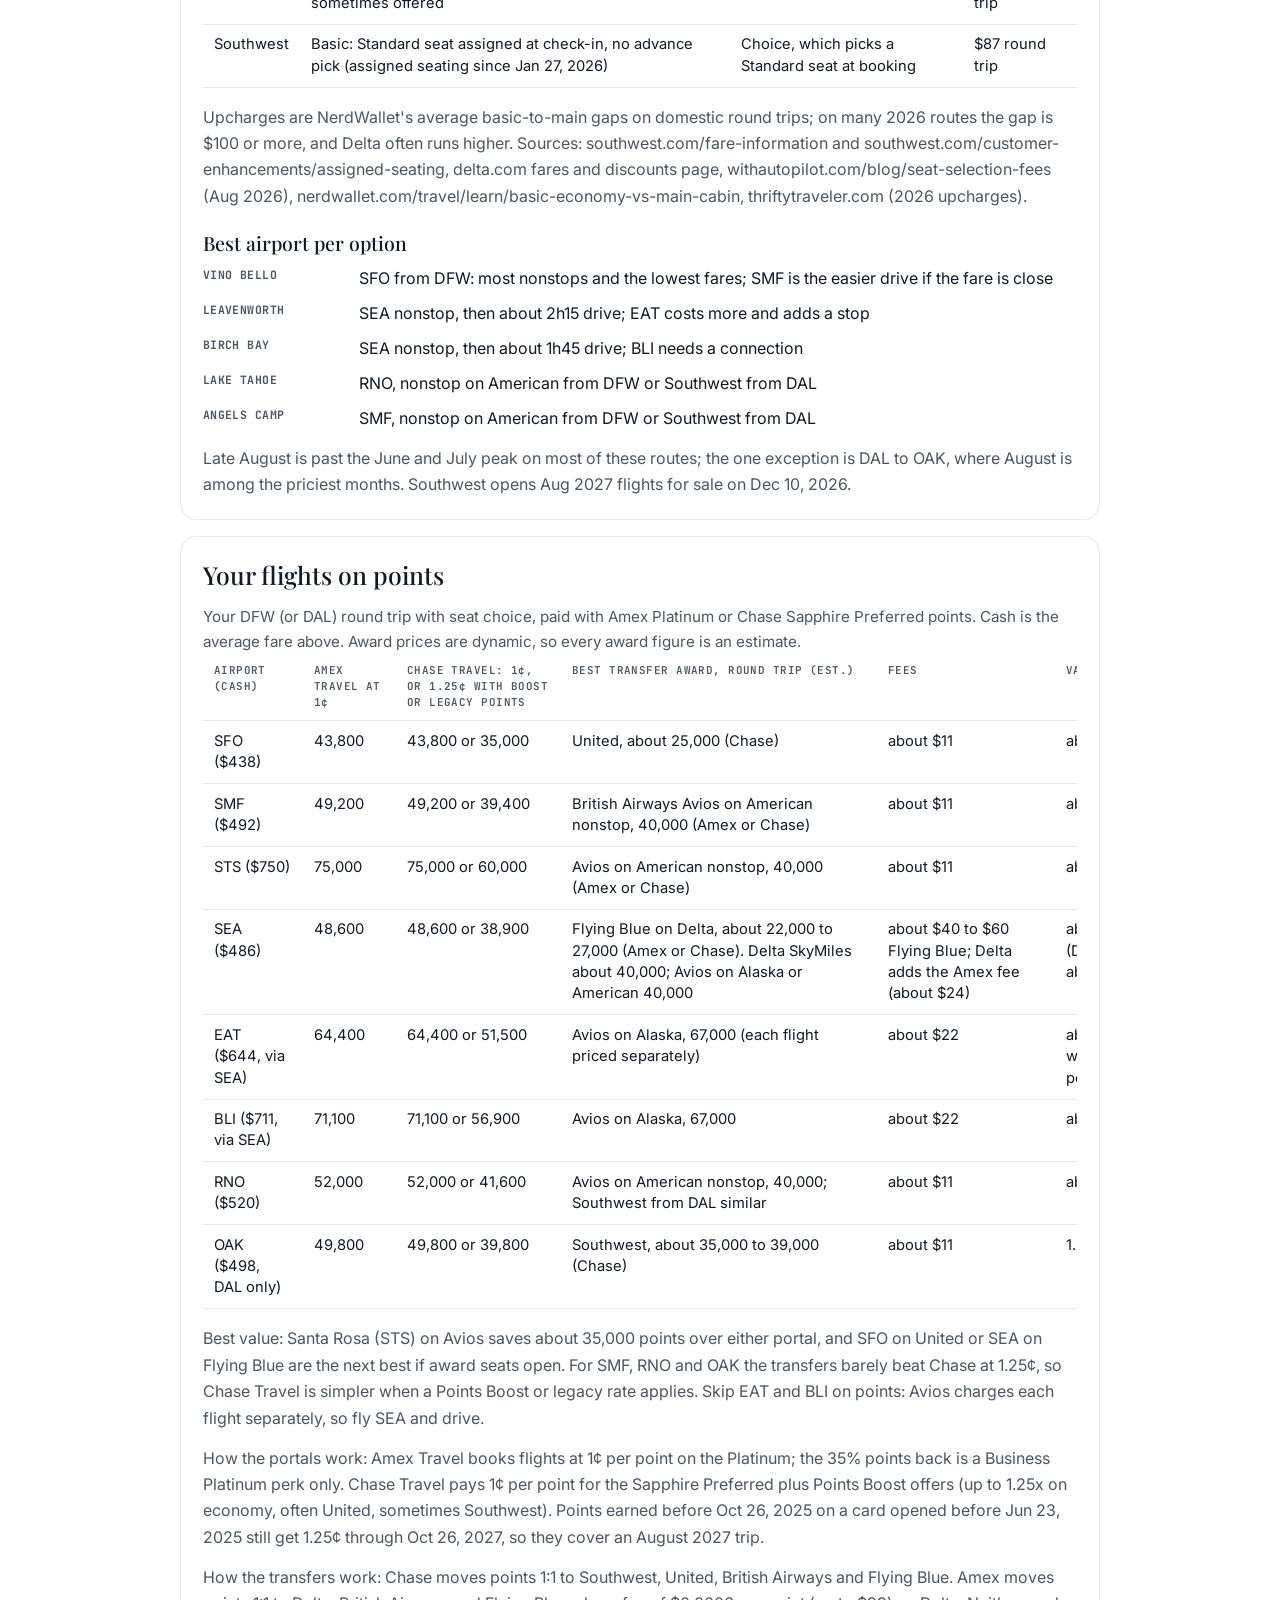
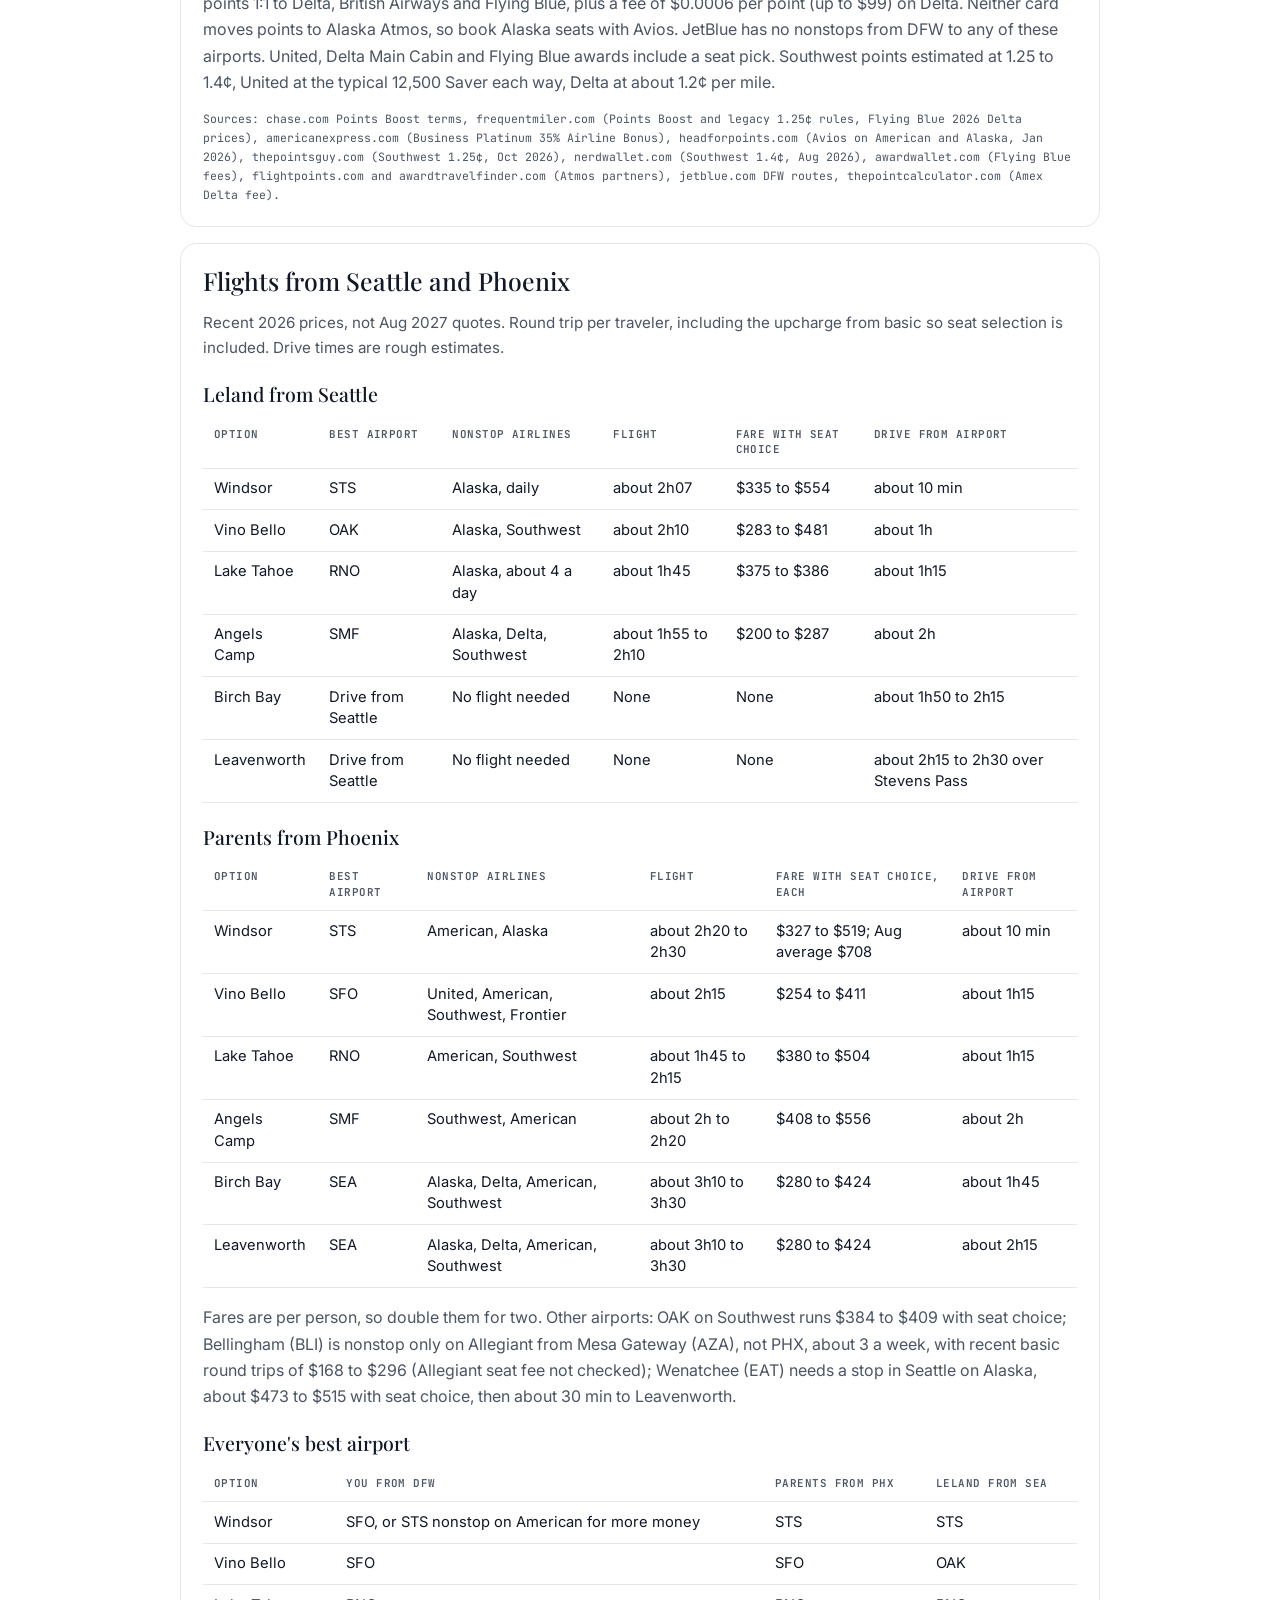
<file: summer-2027/family-trip/index.html>
<!DOCTYPE html>
<html lang="en">
<head>
  <meta charset="utf-8">
  <script>
    (function () {
      try {
        var dark = localStorage.getItem('color-theme') === 'dark' || (!('color-theme' in localStorage) && window.matchMedia('(prefers-color-scheme: dark)').matches);
        document.documentElement.setAttribute('data-theme', dark ? 'dark' : 'light');
      } catch (e) {}
    })();
  </script>
  <title>Trip with your parents: Aug 21 to 31, 2027</title>
  <meta name="viewport" content="width=device-width, initial-scale=1.0">
  <meta name="robots" content="noindex">
  <meta name="description" content="Sat Aug 21 to Tue Aug 31, 2027 with your parents. Six Wyndham resort options, points, flights, and a hold. Nothing is booked.">
  <meta name="author" content="Jared Mayron">
  <meta name="theme-color" content="#ffffff" media="(prefers-color-scheme: light)">
  <meta name="theme-color" content="#0f172a" media="(prefers-color-scheme: dark)">
  <link rel="preconnect" href="https://fonts.googleapis.com">
  <link rel="preconnect" href="https://fonts.gstatic.com" crossorigin>
  <link rel="preconnect" href="https://cdn.jsdelivr.net">
  <link href="https://fonts.googleapis.com/css2?family=Playfair+Display:wght@700&family=JetBrains+Mono:wght@400;600&family=Inter:wght@400;600;700&display=swap" rel="stylesheet">
  <link rel="icon" type="image/svg+xml" href="/STATIC/images/favicon.svg">
  <link href="https://cdn.jsdelivr.net/npm/bootstrap@5.3.3/dist/css/bootstrap.min.css" rel="stylesheet" integrity="sha384-QWTKZyjpPEjISv5WaRU9OFeRpok6YctnYmDr5pNlyT2bRjXh0JMhjY6hW+ALEwIH" crossorigin="anonymous">
  <link rel="stylesheet" href="/STATIC/styles/main.css?v=3">
  <link rel="stylesheet" href="/STATIC/styles/site.css?v=5">
</head>
<body>
  <nav class="navbar">
    <div class="container nav-row">
      <a class="navbar-brand" href="/">
        <div class="serif">Jared Mayron</div>
      </a>
      <ul class="nav-links">
        <li><a class="nav-link" href="/">Home</a></li>
        <li><a class="nav-link" href="https://mayron.us">mayron.us</a></li>
        <li>
          <button id="theme-toggle" class="btn btn-link nav-link p-2" type="button" aria-label="Toggle theme">
            <svg id="theme-toggle-dark-icon" class="d-none" width="18" height="18" viewBox="0 0 20 20" fill="currentColor" aria-hidden="true">
              <path d="M17.293 13.293A8 8 0 016.707 2.707a8.001 8.001 0 1010.586 10.586z"></path>
            </svg>
            <svg id="theme-toggle-light-icon" class="d-none" width="18" height="18" viewBox="0 0 20 20" fill="currentColor" aria-hidden="true">
              <path d="M10 2a1 1 0 011 1v1a1 1 0 11-2 0V3a1 1 0 011-1zm4 8a4 4 0 11-8 0 4 4 0 018 0zm-.464 4.95l.707.707a1 1 0 001.414-1.414l-.707-.707a1 1 0 00-1.414 1.414zm2.12-10.607a1 1 0 010 1.414l-.706.707a1 1 0 11-1.414-1.414l.707-.707a1 1 0 011.414 0zM17 11a1 1 0 100-2h-1a1 1 0 100 2h1zm-7 4a1 1 0 011 1v1a1 1 0 11-2 0v-1a1 1 0 011-1zM5.05 6.464A1 1 0 106.465 5.05l-.708-.707a1 1 0 00-1.414 1.414l.707.707zm1.414 8.486l-.707.707a1 1 0 01-1.414-1.414l.707-.707a1 1 0 011.414 1.414zM4 11a1 1 0 100-2H3a1 1 0 000 2h1z"></path>
            </svg>
          </button>
        </li>
      </ul>
    </div>
  </nav>

  <main class="page wide">
    <header class="hero">
      <div class="pills">
        <span class="pill quiet">Hold</span>
        <span class="pill quiet">Nothing booked</span>
      </div>
      <h1 class="serif">Trip with your parents</h1>
      <p class="where">Sat Aug 21 to Tue Aug 31, 2027</p>
      <p class="summary">Ten nights at a Wyndham resort (Club Wyndham or WorldMark), aimed at a 3-bedroom. Current rank: Sonoma, Napa, Leavenworth, Birch Bay, Lake Tahoe, then Angels Camp. Must do: kayaking. Mom and Dad have a lot of Wyndham points, so the options below are resorts where those points can be used.</p>
      <nav class="on-page" aria-labelledby="on-this-page">
        <h2 id="on-this-page" class="on-page-title">On this page</h2>
        <ul class="on-page-links">
          <li><a href="#route">Route</a></li>
          <li><a href="#options">Options</a></li>
          <li><a href="#units">Units and points</a></li>
          <li><a href="#resorts">The resorts</a></li>
          <li><a href="#without-wine">Without wine</a></li>
          <li><a href="#leland">Leland</a></li>
          <li><a href="#flights">Flights from DFW</a></li>
          <li><a href="#points">Points</a></li>
          <li><a href="#other-flights">Seattle and Phoenix</a></li>
          <li><a href="#weather">Weather</a></li>
          <li><a href="#open">Checklist</a></li>
        </ul>
      </nav>
    </header>

    <div class="stack">
      <section class="panel" id="route" aria-labelledby="route-title">
        <h2 id="route-title" class="serif">Route</h2>
        <p class="caption">The destination is not chosen. These are the candidate routes, not one itinerary. Drive times are rough estimates without traffic.</p>
        <h3>California options</h3>
        <svg class="route-map" viewBox="0 0 720 420" role="img" aria-labelledby="ca-map-title">
          <title id="ca-map-title">Schematic map of Windsor, Vino Bello, Angels Camp, and South Lake Tahoe, with Santa Rosa, San Francisco, Sacramento, and Reno airports.</title>
          <line class="line" x1="200.1" y1="336.6" x2="215.7" y2="266"></line>
          <line class="line" x1="311.9" y1="215.6" x2="215.7" y2="266"></line>
          <line class="line" x1="311.9" y1="215.6" x2="460.4" y2="286.2"></line>
          <line class="line" x1="460.4" y1="286.2" x2="463.3" y2="296.2"></line>
          <line class="line" x1="569.4" y1="126" x2="539.7" y2="188.7"></line>
          <circle class="pin-airport" cx="140" cy="236" r="5"></circle>
          <text x="128" y="228" text-anchor="end">Windsor · STS</text>
          <circle class="pin-option" cx="140" cy="236" r="7"></circle>
          <circle class="pin-airport" cx="200.1" cy="336.6" r="5"></circle>
          <text x="188" y="354" text-anchor="end">SFO</text>
          <circle class="pin-option" cx="215.7" cy="266" r="7"></circle>
          <text x="228" y="262">Vino Bello</text>
          <circle class="pin-airport" cx="311.9" cy="215.6" r="5"></circle>
          <text x="322" y="212">Sacramento (SMF)</text>
          <circle class="pin-option" cx="460.4" cy="286.2" r="7"></circle>
          <text x="472" y="282">Angels Camp</text>
          <circle class="pin-trip" cx="463.3" cy="296.2" r="6"></circle>
          <text x="476" y="312">New Melones Lake</text>
          <circle class="pin-option" cx="539.7" cy="188.7" r="7"></circle>
          <text x="552" y="186">South Lake Tahoe</text>
          <circle class="pin-airport" cx="569.4" cy="126" r="5"></circle>
          <text x="556" y="114" text-anchor="end">Reno (RNO)</text>
        </svg>
        <h3>Washington options</h3>
        <svg class="route-map" viewBox="0 0 720 380" role="img" aria-labelledby="wa-map-title">
          <title id="wa-map-title">Schematic map of Leavenworth and Birch Bay with Seattle and Bellingham airports.</title>
          <line class="line" x1="231.5" y1="275.9" x2="510.5" y2="258.7"></line>
          <line class="line" x1="231.5" y1="275.9" x2="157" y2="107.5"></line>
          <line class="line" x1="192.5" y1="122.4" x2="157" y2="107.5"></line>
          <circle class="pin-option" cx="157" cy="107.5" r="7"></circle>
          <text x="170" y="100">Birch Bay</text>
          <circle class="pin-airport" cx="192.5" cy="122.4" r="5"></circle>
          <text x="206" y="140">Bellingham (BLI)</text>
          <circle class="pin-airport" cx="231.5" cy="275.9" r="5"></circle>
          <text x="218" y="298" text-anchor="end">Seattle (SEA)</text>
          <circle class="pin-option" cx="510.5" cy="258.7" r="7"></circle>
          <text x="510" y="246" text-anchor="middle">Leavenworth</text>
        </svg>
        <ul class="map-legend">
          <li><span class="dot pin-option"></span> Resort option</li>
          <li><span class="dot pin-airport"></span> Airport</li>
          <li><span class="dot pin-trip"></span> Kayak stop</li>
        </ul>
        <p class="caption" style="margin-top: 0.75rem;">Straight lines from the closest airports. Windsor and Santa Rosa (STS) are about 10 minutes apart, so they share a dot. Positions are approximate.</p>
        <h3>Ranked routes</h3>
        <ol class="route">
          <li>Sonoma, WorldMark Windsor. Fly into Santa Rosa (STS), about a 10 minute drive. Russian River paddles.</li>
          <li>Napa, Club Wyndham Vino Bello. SFO or Sacramento, about 1h15. Napa River paddles.</li>
          <li>Leavenworth. Seattle (SEA), about 2h15. Wenatchee River.</li>
          <li>Birch Bay. Seattle (SEA) or Bellingham, about 1h45. On the bay.</li>
          <li>Lake Tahoe. Reno (RNO), about 1h15. On the lake itself.</li>
          <li>Angels Camp. Sacramento (SMF), about 2h. New Melones Lake, 15 min.</li>
        </ol>
        <p style="margin-top: 0.9rem;">An earlier note listed the picks as Vino Bello first, the Seattle area (Leavenworth or Birch Bay) second, and a Lake Tahoe timeshare week third, with Angels Camp also considered. The ranking now is the list above.</p>
        <dl class="facts" style="margin-top: 1rem;">
          <dt>Window</dt>
          <dd>Sat Aug 21 to Tue Aug 31 (10 days)</dd>
          <dt>Must do</dt>
          <dd>Kayaking (Lake Tahoe, or New Melones Lake near Angels Camp)</dd>
          <dt>Status</dt>
          <dd><span class="pill quiet">Tentative, nothing booked</span></dd>
        </dl>
      </section>

      <section class="panel" id="options" aria-labelledby="options-title">
        <h2 id="options-title" class="serif">August options with your parents</h2>
        <p class="caption">Drive times are rough estimates without traffic.</p>
        <p>Why this trip: Mom and Dad have a lot of Wyndham points, so they'd like to use them on a family trip at a Wyndham resort (Club Wyndham or WorldMark) during this Aug 21 to 31, 2027 window. That's why the options below focus on Wyndham resorts with a 3-bedroom unit.</p>
        <div class="table-wrap">
          <table class="data">
            <thead>
              <tr>
                <th scope="col">Your rank</th>
                <th scope="col">Option</th>
                <th scope="col">Closest airport</th>
                <th scope="col">Drive</th>
                <th scope="col">Kayaking</th>
              </tr>
            </thead>
            <tbody>
              <tr>
                <td>1</td>
                <td>Sonoma (WorldMark Windsor)</td>
                <td>Santa Rosa (STS)</td>
                <td>about 10 min</td>
                <td>Russian River paddles</td>
              </tr>
              <tr>
                <td>2</td>
                <td>Napa (Vino Bello)</td>
                <td>SFO or Sacramento</td>
                <td>about 1h15</td>
                <td>Napa River paddles</td>
              </tr>
              <tr>
                <td>3</td>
                <td>Leavenworth</td>
                <td>Seattle (SEA)</td>
                <td>about 2h15</td>
                <td>Wenatchee River</td>
              </tr>
              <tr>
                <td>4</td>
                <td>Birch Bay</td>
                <td>Seattle (SEA) or Bellingham</td>
                <td>about 1h45</td>
                <td>On the bay</td>
              </tr>
              <tr>
                <td>5</td>
                <td>Lake Tahoe</td>
                <td>Reno (RNO)</td>
                <td>about 1h15</td>
                <td>On the lake itself</td>
              </tr>
              <tr>
                <td>6</td>
                <td>Angels Camp</td>
                <td>Sacramento (SMF)</td>
                <td>about 2h</td>
                <td>New Melones Lake, 15 min</td>
              </tr>
            </tbody>
          </table>
        </div>
        <div class="links">
          <a class="link-card" href="https://www.google.com/maps/search/?api=1&amp;query=South+Lake+Tahoe+CA" target="_blank" rel="noopener noreferrer">
            <span><span class="mode">Google Maps</span><span class="title">South Lake Tahoe</span></span>
            <span class="arrow" aria-hidden="true">&rarr;</span>
          </a>
          <a class="link-card" href="https://www.google.com/maps/search/?api=1&amp;query=Club+Wyndham+Vino+Bello+Resort+Napa+CA" target="_blank" rel="noopener noreferrer">
            <span><span class="mode">Google Maps</span><span class="title">Club Wyndham Vino Bello Resort</span></span>
            <span class="arrow" aria-hidden="true">&rarr;</span>
          </a>
          <a class="link-card" href="https://www.google.com/maps/search/?api=1&amp;query=Angels+Camp+CA" target="_blank" rel="noopener noreferrer">
            <span><span class="mode">Google Maps</span><span class="title">Angels Camp</span></span>
            <span class="arrow" aria-hidden="true">&rarr;</span>
          </a>
          <a class="link-card" href="https://www.google.com/maps/search/?api=1&amp;query=New+Melones+Lake+CA" target="_blank" rel="noopener noreferrer">
            <span><span class="mode">Google Maps</span><span class="title">New Melones Lake</span></span>
            <span class="arrow" aria-hidden="true">&rarr;</span>
          </a>
          <a class="link-card" href="https://www.google.com/maps/search/?api=1&amp;query=Seattle+WA" target="_blank" rel="noopener noreferrer">
            <span><span class="mode">Google Maps</span><span class="title">Seattle</span></span>
            <span class="arrow" aria-hidden="true">&rarr;</span>
          </a>
        </div>

        <h3>Timeshare options for the end of summer</h3>
        <p class="caption">Sat Aug 21 to Tue Aug 31, 2027. Nothing booked.</p>
        <div class="table-wrap">
          <table class="data">
            <thead>
              <tr>
                <th scope="col">Rank</th>
                <th scope="col">Option</th>
                <th scope="col">Area</th>
                <th scope="col">Fly into</th>
                <th scope="col">Vibe</th>
              </tr>
            </thead>
            <tbody>
              <tr>
                <td>1</td>
                <td>WorldMark Windsor</td>
                <td>Sonoma, CA</td>
                <td>STS, about 10 min drive</td>
                <td>Wine country, 3BR units, near Russian River</td>
              </tr>
              <tr>
                <td>2</td>
                <td>Vino Bello</td>
                <td>Napa, CA</td>
                <td>SFO or SMF</td>
                <td>Wine country, pools, warm</td>
              </tr>
              <tr>
                <td>3</td>
                <td>Leavenworth property</td>
                <td>Leavenworth, WA</td>
                <td>SEA, about 2h15 drive</td>
                <td>Bavarian mountain town, river kayaking</td>
              </tr>
              <tr>
                <td>4</td>
                <td>Birch Bay property</td>
                <td>Birch Bay, WA</td>
                <td>SEA, about 1h45 drive, or BLI</td>
                <td>Quiet beach bay near Canada</td>
              </tr>
              <tr>
                <td>5</td>
                <td>Lake Tahoe</td>
                <td>Lake Tahoe, CA/NV</td>
                <td>RNO, about 1h15 drive</td>
                <td>Lake, hiking, kayaking</td>
              </tr>
              <tr>
                <td>6</td>
                <td>Angels Camp</td>
                <td>Gold Country, CA</td>
                <td>SMF, about 2h drive</td>
                <td>Small town, lake, wineries</td>
              </tr>
            </tbody>
          </table>
        </div>
        <p>Leavenworth and Birch Bay are the two ways to do your Seattle pick. Drive times are rough estimates.</p>
        <div class="links" style="margin-top: 0.85rem;">
          <a class="link-card" href="https://www.google.com/maps/search/?api=1&amp;query=Leavenworth+WA" target="_blank" rel="noopener noreferrer">
            <span><span class="mode">Google Maps</span><span class="title">Leavenworth</span></span>
            <span class="arrow" aria-hidden="true">&rarr;</span>
          </a>
          <a class="link-card" href="https://www.google.com/maps/search/?api=1&amp;query=Birch+Bay+WA" target="_blank" rel="noopener noreferrer">
            <span><span class="mode">Google Maps</span><span class="title">Birch Bay</span></span>
            <span class="arrow" aria-hidden="true">&rarr;</span>
          </a>
        </div>
      </section>

      <section class="panel" id="units" aria-labelledby="units-title">
        <h2 id="units-title" class="serif">3-bedroom places to stay</h2>
        <p class="caption">Wyndham resorts for Sat Aug 21 to Tue Aug 31, 2027 (10 nights). Points are from published charts; nothing is booked.</p>
        <div class="table-wrap">
          <table class="data" style="min-width: 58rem;">
            <thead>
              <tr>
                <th scope="col">Destination</th>
                <th scope="col">Wyndham resort</th>
                <th scope="col">Biggest unit</th>
                <th scope="col">Points for 10 nights</th>
                <th scope="col">Kayaking</th>
              </tr>
            </thead>
            <tbody>
              <tr>
                <td>Napa</td>
                <td>Club Wyndham Vino Bello (Club Wyndham points)</td>
                <td>2BR lockoff, sleeps 8; no 3BR</td>
                <td>521,300 Club Wyndham points (Prime season, Club Wyndham's top tier; 362,000 for a 7-night week)</td>
                <td>Napa Valley Paddle runs Carneros river tours</td>
              </tr>
              <tr>
                <td>Sonoma, near Napa</td>
                <td>WorldMark Windsor (WorldMark credits, or Club Wyndham points via Club Pass)</td>
                <td>3BR, sleeps 8, 2 baths; 3BR Deluxe has 3 baths</td>
                <td>17,500 credits (Red season, WorldMark's busiest tier; 12,000 for a 7-night week); Deluxe 20,300</td>
                <td>Russian River rentals in Healdsburg, May to Oct</td>
              </tr>
              <tr>
                <td>Leavenworth</td>
                <td>WorldMark Leavenworth (credits, or Club Pass)</td>
                <td>2BR only, sleeps 6</td>
                <td>14,450 credits (Red season, WorldMark's busiest tier; 10,000 for a 7-night week)</td>
                <td>Not checked yet</td>
              </tr>
              <tr>
                <td>Birch Bay</td>
                <td>WorldMark Birch Bay (credits, or Club Pass)</td>
                <td>3BR, sleeps 8; 3BR penthouse has a deck hot tub</td>
                <td>17,400 credits (Red season, WorldMark's busiest tier; 12,000 for a 7-night week); penthouse 26,125</td>
                <td>On the bay; Birch Bay State Park lists kayaking</td>
              </tr>
              <tr>
                <td>Lake Tahoe</td>
                <td>Club Wyndham and WorldMark South Shore, Zephyr Cove NV (both systems)</td>
                <td>3BR, sleeps 8, 2 baths</td>
                <td>433,000 Club Wyndham points (High season, Club Wyndham's second tier after Prime; 300,000 for a 7-night week) or 17,400 WorldMark credits (Red season, the busiest tier)</td>
                <td>10 min walk to Nevada Beach; no lake view from resort</td>
              </tr>
              <tr>
                <td>Angels Camp</td>
                <td>Club Wyndham and WorldMark Angels Camp (both systems)</td>
                <td>3BR, sleeps 8, 2 baths</td>
                <td>283,400 Club Wyndham points (Prime season, Club Wyndham's top tier; 2024 chart) or 17,400 WorldMark credits (Red season, the busiest tier)</td>
                <td>New Melones Lake about 15 min</td>
              </tr>
            </tbody>
          </table>
        </div>
        <p>Season key: WorldMark prices by season color. Red is peak demand and costs the most credits, then White (average demand), then Blue (low demand, fewest credits). Club Wyndham uses its own season names: Prime (highest demand, most points), then High, Value and Quiet. Late August is Red at every WorldMark resort here. Sources: worldmark.wyndhamdestinations.com/us/en/owner-guide/understanding-your-credits and clubwyndham.wyndhamdestinations.com/us/en/help/glossary.</p>
        <p>10 nights is one full week plus Sat, Sun and Mon nights. Club Wyndham points and WorldMark credits are separate currencies; staying at the other brand's resort goes through Club Pass, which needs developer-purchased points and costs $79 online per booking. Windsor is a WorldMark resort, so Club Wyndham owners book it through Club Pass.</p>

        <h3>When booking opens for a Sat Aug 21, 2027 check-in</h3>
        <div class="table-wrap">
          <table class="data">
            <thead>
              <tr>
                <th scope="col">How you book</th>
                <th scope="col">Rule</th>
                <th scope="col">Opens</th>
              </tr>
            </thead>
            <tbody>
              <tr>
                <td>Club Wyndham, home or Access resort</td>
                <td>13 months out (Advance Reservation Priority)</td>
                <td>Tue Jul 21, 2026, open now</td>
              </tr>
              <tr>
                <td>Club Wyndham, any Club Wyndham resort</td>
                <td>10 months out</td>
                <td>Wed Oct 21, 2026, open now</td>
              </tr>
              <tr>
                <td>WorldMark credits, any WorldMark resort</td>
                <td>13 months out; Red (peak) season needs 7 nights until 10 months out</td>
                <td>Jul 21, 2026 for 7+ nights; any length since Oct 21, 2026, open now</td>
              </tr>
              <tr>
                <td>Club Pass (Club Wyndham points at Windsor, Leavenworth or Birch Bay)</td>
                <td>9 months out; 3-night minimum in peak</td>
                <td>Sat Nov 21, 2026</td>
              </tr>
              <tr>
                <td>Renting from an owner (Extra Holidays, RedWeek)</td>
                <td>Owners can list Club Wyndham stays up to 13 months out, WorldMark up to 10</td>
                <td>No set date; appears once owners book</td>
              </tr>
            </tbody>
          </table>
        </div>

        <h3>If Wyndham has no space</h3>
        <div class="table-wrap">
          <table class="data">
            <thead>
              <tr>
                <th scope="col">Destination</th>
                <th scope="col">Place</th>
                <th scope="col">Unit</th>
                <th scope="col">Price</th>
              </tr>
            </thead>
            <tbody>
              <tr>
                <td>Napa</td>
                <td>Silverado Resort, Oak Creek suite</td>
                <td>3BR, sleeps 6</td>
                <td>Price not listed</td>
              </tr>
              <tr>
                <td>Leavenworth</td>
                <td>Icicle Village Resort, Adams condo</td>
                <td>3BR, sleeps 8</td>
                <td>Price not listed</td>
              </tr>
              <tr>
                <td>Lake Tahoe</td>
                <td>Marriott's Timber Lodge (RedWeek owner rental)</td>
                <td>3BR, sleeps 10, 3 baths</td>
                <td>$286 to $449 a night (Jun and Sep 2026 listings)</td>
              </tr>
              <tr>
                <td>Angels Camp</td>
                <td>The Caddyshack at Greenhorn Creek</td>
                <td>5BR group lodge</td>
                <td>Price not listed</td>
              </tr>
            </tbody>
          </table>
        </div>
        <div class="links">
          <a class="link-card" href="https://clubwyndham.wyndhamdestinations.com/us/en/resorts/wyndham-hotels-resorts/united-states-of-america/california/napa/vino-bello-resort" target="_blank" rel="noopener noreferrer">
            <span><span class="mode">Club Wyndham</span><span class="title">Club Wyndham Vino Bello</span></span>
            <span class="arrow" aria-hidden="true">&rarr;</span>
          </a>
          <a class="link-card" href="https://clubwyndham.wyndhamdestinations.com/us/en/resorts/wyndham-hotels-resorts/united-states-of-america/california/windsor/worldmark-windsor" target="_blank" rel="noopener noreferrer">
            <span><span class="mode">Club Wyndham</span><span class="title">WorldMark Windsor</span></span>
            <span class="arrow" aria-hidden="true">&rarr;</span>
          </a>
          <a class="link-card" href="https://clubwyndham.wyndhamdestinations.com/us/en/resorts/wyndham-hotels-resorts/united-states-of-america/washington/leavenworth/worldmark-leavenworth" target="_blank" rel="noopener noreferrer">
            <span><span class="mode">Club Wyndham</span><span class="title">WorldMark Leavenworth</span></span>
            <span class="arrow" aria-hidden="true">&rarr;</span>
          </a>
          <a class="link-card" href="https://clubwyndham.wyndhamdestinations.com/us/en/resorts/wyndham-hotels-resorts/united-states-of-america/washington/birch-bay/worldmark-birch-bay" target="_blank" rel="noopener noreferrer">
            <span><span class="mode">Club Wyndham</span><span class="title">WorldMark Birch Bay</span></span>
            <span class="arrow" aria-hidden="true">&rarr;</span>
          </a>
          <a class="link-card" href="https://clubwyndham.wyndhamdestinations.com/us/en/resorts/wyndham-hotels-resorts/united-states-of-america/nevada/lake-tahoe/club-wyndham-south-shore" target="_blank" rel="noopener noreferrer">
            <span><span class="mode">Club Wyndham</span><span class="title">Club Wyndham South Shore</span></span>
            <span class="arrow" aria-hidden="true">&rarr;</span>
          </a>
          <a class="link-card" href="https://clubwyndham.wyndhamdestinations.com/us/en/resorts/wyndham-hotels-resorts/united-states-of-america/california/angels-camp/club-wyndham-angels-camp" target="_blank" rel="noopener noreferrer">
            <span><span class="mode">Club Wyndham</span><span class="title">Club Wyndham Angels Camp</span></span>
            <span class="arrow" aria-hidden="true">&rarr;</span>
          </a>
          <a class="link-card" href="https://clubwyndham.wyndhamdestinations.com/us/en/owner-guide/resources/club-pass" target="_blank" rel="noopener noreferrer">
            <span><span class="mode">Club Wyndham</span><span class="title">Club Pass rules</span></span>
            <span class="arrow" aria-hidden="true">&rarr;</span>
          </a>
          <a class="link-card" href="https://clubwyndham.wyndhamdestinations.com/us/en/owner-guide/new-owner-quick-start/dig-into-club-life/know-your-booking-windows-to-treat-your-future-self" target="_blank" rel="noopener noreferrer">
            <span><span class="mode">Club Wyndham</span><span class="title">Booking windows</span></span>
            <span class="arrow" aria-hidden="true">&rarr;</span>
          </a>
        </div>
        <p class="sources mono">Sources: unit types from each resort's Club Wyndham page; Club Wyndham points from the Vino Bello and South Shore charts on clubwyndham.wyndhamdestinations.com and the 2024 Club Wyndham directory (Angels Camp); WorldMark credits and 2027 seasons from worldmark.wyndhamdestinations.com charts, clubwyndhamasia.com season charts and sellingtimeshares.net; booking rules from the Club Wyndham booking windows, Club Pass and owner rentals pages and the WorldMark guidelines page; kayaking from napavalleypaddle.com, riversedgekayakandcanoe.com, parks.wa.gov and clubwyndhamsp.com; fallback options from silveradoresort.com, iciclevillage.com, redweek.com and greenhorncreek.com.</p>
      </section>

      <section class="panel" id="resorts" aria-labelledby="resorts-title">
        <h2 id="resorts-title" class="serif">The Wyndham resorts</h2>
        <p class="caption">Each resort's quality tier, a short write-up, a photo, and its official Club Wyndham page.</p>

        <article class="resort">
          <figure>
            <img src="/summer-2027/images/worldmark-windsor.jpg" width="1400" height="570" alt="Pool courtyard and guest buildings at WorldMark Windsor" loading="lazy" decoding="async">
            <figcaption class="photo-credit">Photo from the Club Wyndham page for WorldMark Windsor.</figcaption>
          </figure>
          <div>
            <h3>WorldMark Windsor</h3>
            <p class="tier">Tier: no published tier (WorldMark does not rank its resorts). RCI: no award shown on its Wyndham page or RCI listing.</p>
            <p>A relaxed WorldMark resort in Sonoma County wine country, about 10 minutes from the Santa Rosa (STS) airport. The 3-bedroom sleeps 8 with 2 baths, and the 3-bedroom Deluxe adds a third bath, so each of you gets your own room. Russian River kayak rentals in Healdsburg run May to October, and the Schulz Museum is close by in Santa Rosa.</p>
            <div class="links tight">
              <a class="link-card" href="https://clubwyndham.wyndhamdestinations.com/us/en/resorts/wyndham-hotels-resorts/united-states-of-america/california/windsor/worldmark-windsor" target="_blank" rel="noopener noreferrer">
                <span><span class="mode">Club Wyndham</span><span class="title">WorldMark Windsor</span></span>
                <span class="arrow" aria-hidden="true">&rarr;</span>
              </a>
            </div>
          </div>
        </article>

        <article class="resort">
          <figure>
            <img src="/summer-2027/images/club-wyndham-vino-bello.jpg" width="1400" height="570" alt="Club Wyndham Vino Bello buildings beside a Napa vineyard" loading="lazy" decoding="async">
            <figcaption class="photo-credit">Photo from the Club Wyndham page for Club Wyndham Vino Bello.</figcaption>
          </figure>
          <div>
            <h3>Club Wyndham Vino Bello</h3>
            <p class="tier">Tier: standard Club Wyndham resort, not Presidential Reserve; not managed by Wyndham. RCI: no award found (listed on RCI as Shell Vacations Club @ Vino Bello).</p>
            <p>A Tuscan-style Club Wyndham resort in Napa with pools and hot tubs. There is no 3-bedroom; the best fit is the 2-bedroom lockoff (1,329 sq ft, sleeps 8), so one of you would share a room or take the sofa bed. Napa Valley Paddle runs kayak tours on the river in nearby Carneros.</p>
            <div class="links tight">
              <a class="link-card" href="https://clubwyndham.wyndhamdestinations.com/us/en/resorts/wyndham-hotels-resorts/united-states-of-america/california/napa/vino-bello-resort" target="_blank" rel="noopener noreferrer">
                <span><span class="mode">Club Wyndham</span><span class="title">Club Wyndham Vino Bello Resort</span></span>
                <span class="arrow" aria-hidden="true">&rarr;</span>
              </a>
            </div>
          </div>
        </article>

        <article class="resort">
          <figure>
            <img src="/summer-2027/images/worldmark-leavenworth.jpg" width="1400" height="570" alt="WorldMark Leavenworth cabins with the Cascades behind them" loading="lazy" decoding="async">
            <figcaption class="photo-credit">Photo from the Club Wyndham page for WorldMark Leavenworth.</figcaption>
          </figure>
          <div>
            <h3>WorldMark Leavenworth</h3>
            <p class="tier">Tier: no published tier (WorldMark does not rank its resorts). RCI: Gold Crown Resort Award, the top RCI rating.</p>
            <p>Mountain-view buildings near the Bavarian village of Leavenworth, with the Cascades right behind. Units top out at 2 bedrooms (sleeps 6, about 1,000 to 1,050 sq ft), so one of you would share or take the sofa bed. Summer brings Wenatchee River tube floats and day hikes toward the Enchantments.</p>
            <div class="links tight">
              <a class="link-card" href="https://clubwyndham.wyndhamdestinations.com/us/en/resorts/wyndham-hotels-resorts/united-states-of-america/washington/leavenworth/worldmark-leavenworth" target="_blank" rel="noopener noreferrer">
                <span><span class="mode">Club Wyndham</span><span class="title">WorldMark Leavenworth</span></span>
                <span class="arrow" aria-hidden="true">&rarr;</span>
              </a>
            </div>
          </div>
        </article>

        <article class="resort">
          <figure>
            <img src="/summer-2027/images/worldmark-birch-bay.jpg" width="1400" height="570" alt="WorldMark Birch Bay building facing the bay" loading="lazy" decoding="async">
            <figcaption class="photo-credit">Photo from the Club Wyndham page for WorldMark Birch Bay.</figcaption>
          </figure>
          <div>
            <h3>WorldMark Birch Bay</h3>
            <p class="tier">Tier: no published tier (WorldMark does not rank its resorts). RCI: Gold Crown Resort Award, the top RCI rating.</p>
            <p>A WorldMark across from a calm, shallow bay near the Canadian border, about 2 hours north of Seattle. The 3-bedroom sleeps 8 in about 1,250 sq ft, and the 3-bedroom penthouse adds a hot tub on the deck. The bay is easy, warm-for-Washington water for kayaking, with Birch Bay State Park a short drive away.</p>
            <div class="links tight">
              <a class="link-card" href="https://clubwyndham.wyndhamdestinations.com/us/en/resorts/wyndham-hotels-resorts/united-states-of-america/washington/birch-bay/worldmark-birch-bay" target="_blank" rel="noopener noreferrer">
                <span><span class="mode">Club Wyndham</span><span class="title">WorldMark Birch Bay</span></span>
                <span class="arrow" aria-hidden="true">&rarr;</span>
              </a>
            </div>
          </div>
        </article>

        <article class="resort">
          <figure>
            <img src="/summer-2027/images/club-wyndham-south-shore.jpg" width="1000" height="600" alt="Outdoor pool and lodge buildings at Club Wyndham South Shore" loading="lazy" decoding="async">
            <figcaption class="photo-credit">Photo from the Club Wyndham gallery for Club Wyndham South Shore. The page banner is a winter exterior, so this is the summer pool and lodge.</figcaption>
          </figure>
          <div>
            <h3>Club Wyndham and WorldMark South Shore</h3>
            <p class="tier">Tier: standard Club Wyndham resort, not Presidential Reserve, though it offers upgraded Presidential and Deluxe suites. RCI: Gold Crown Resort Award, the top RCI rating.</p>
            <p>A lodge-style resort in the pines at Zephyr Cove, on the Nevada side of Lake Tahoe, with an outdoor pool and two hot tubs. The 3-bedroom Deluxe (about 1,240 to 1,270 sq ft, sleeps 8) has a fireplace and a jetted tub. There is no lake view from the resort, but Nevada Beach is a 10-minute walk for kayaking and the Heavenly gondola is about 6 minutes away by car.</p>
            <div class="links tight">
              <a class="link-card" href="https://clubwyndham.wyndhamdestinations.com/us/en/resorts/wyndham-hotels-resorts/united-states-of-america/nevada/lake-tahoe/club-wyndham-south-shore" target="_blank" rel="noopener noreferrer">
                <span><span class="mode">Club Wyndham</span><span class="title">Club Wyndham South Shore</span></span>
                <span class="arrow" aria-hidden="true">&rarr;</span>
              </a>
            </div>
          </div>
        </article>

        <article class="resort">
          <figure>
            <img src="/summer-2027/images/club-wyndham-angels-camp.jpg" width="1400" height="570" alt="Hillside guest building at Club Wyndham Angels Camp" loading="lazy" decoding="async">
            <figcaption class="photo-credit">Photo from the Club Wyndham page for Club Wyndham Angels Camp.</figcaption>
          </figure>
          <div>
            <h3>Club Wyndham and WorldMark Angels Camp</h3>
            <p class="tier">Tier: standard Club Wyndham resort, not Presidential Reserve. RCI: Gold Crown Resort Award, the top RCI rating.</p>
            <p>A hillside resort on the 10th fairway of Greenhorn Creek golf course in California's Gold Country. The 3-bedroom (about 1,130 to 1,360 sq ft, sleeps 8) gives everyone a room. New Melones Lake, about 15 minutes away, has the warmest kayaking water of all the options, and show caves and Calaveras Big Trees are nearby.</p>
            <div class="links tight">
              <a class="link-card" href="https://clubwyndham.wyndhamdestinations.com/us/en/resorts/wyndham-hotels-resorts/united-states-of-america/california/angels-camp/club-wyndham-angels-camp" target="_blank" rel="noopener noreferrer">
                <span><span class="mode">Club Wyndham</span><span class="title">Club Wyndham Angels Camp</span></span>
                <span class="arrow" aria-hidden="true">&rarr;</span>
              </a>
            </div>
          </div>
        </article>

        <p style="margin-top: 1rem;">Tier key, luxury to standard: Club Wyndham publishes one luxury tier, Presidential Reserve (21 resorts, none of these six), and every other Club Wyndham resort is standard. WorldMark publishes no tiers. RCI exchange ratings, highest to lowest: Gold Crown Resort Award, Silver Crown Resort Award, Hospitality Award, then no award. Sources: Club Wyndham's Presidential Reserve resort list, each resort's Club Wyndham page, and RCI's award definitions.</p>
        <div class="links" style="margin-top: 0.85rem;">
          <a class="link-card" href="https://clubwyndham.wyndhamdestinations.com/us/en/owner-guide/resources/presidential-reserve-resorts" target="_blank" rel="noopener noreferrer">
            <span><span class="mode">Club Wyndham</span><span class="title">Presidential Reserve resorts</span></span>
            <span class="arrow" aria-hidden="true">&rarr;</span>
          </a>
          <a class="link-card" href="https://www.rci.com/post-pow/us/en/help/vacation-planning/what-do-the-rci-award-designations-signify" target="_blank" rel="noopener noreferrer">
            <span><span class="mode">RCI</span><span class="title">RCI award designations</span></span>
            <span class="arrow" aria-hidden="true">&rarr;</span>
          </a>
        </div>
      </section>

      <section class="panel" id="without-wine" aria-labelledby="without-wine-title">
        <h2 id="without-wine-title" class="serif">Best pick if you don't drink</h2>
        <p class="caption">Things to do in late August that have nothing to do with wine.</p>
        <p>Pick Lake Tahoe, at Club Wyndham or WorldMark South Shore. It has the most to do without a glass in hand: kayaking on the lake and out to Fannette Island in Emerald Bay, hikes from short waterfall walks to the Rubicon Trail, and the Heavenly gondola, coaster and zip line. It also has a 3BR you can book with either Club Wyndham points or WorldMark credits. Angels Camp comes second, with caves, giant sequoias and a 3BR of its own. Napa is the weakest fit because wine is the main draw there, but balloon rides, Calistoga mud baths and the Schulz Museum near Windsor don't need it.</p>
        <div class="table-wrap">
          <table class="data" style="min-width: 52rem;">
            <thead>
              <tr>
                <th scope="col">Destination</th>
                <th scope="col">On the water</th>
                <th scope="col">Hiking and scenery</th>
                <th scope="col">Other sights</th>
                <th scope="col">Fit without wine</th>
              </tr>
            </thead>
            <tbody>
              <tr>
                <td>Lake Tahoe</td>
                <td>Kayak or paddleboard Emerald Bay to Fannette Island; rentals on the shore</td>
                <td>Eagle Falls short loop, Rubicon Trail, gondola trails 0.4 to 1.3 mi</td>
                <td>Vikingsholm; Heavenly gondola, coaster, zip line (daily 10 to 5 through Sep 1 in 2025)</td>
                <td>Best</td>
              </tr>
              <tr>
                <td>Angels Camp</td>
                <td>New Melones Lake, about 15 min, with a marina and trails</td>
                <td>Calaveras Big Trees, easy 1.5 mi North Grove loop</td>
                <td>Three show caves: Moaning, Mercer and California Cavern</td>
                <td>Very good</td>
              </tr>
              <tr>
                <td>Birch Bay</td>
                <td>Calm, warm bay for kayaking, paddleboarding and crabbing</td>
                <td>Point Whitehorn 1 mi trail; views of the North Cascades and Gulf Islands</td>
                <td>Semiahmoo Spit beach and harbor seals; tide pools</td>
                <td>Good, quiet</td>
              </tr>
              <tr>
                <td>Leavenworth</td>
                <td>Wenatchee River tube float, 2 mi, mid Jul to Sep; can run low in late summer</td>
                <td>Enchantments day hike with a free trailhead permit; a very long day</td>
                <td>Bavarian village, Nutcracker Museum, Saturday farmers market</td>
                <td>Good, but 2BR only</td>
              </tr>
              <tr>
                <td>Napa and Sonoma</td>
                <td>Carneros river paddle tours; Russian River kayaks in Healdsburg</td>
                <td>Sunrise balloon rides, 6:00 AM meet in late Aug</td>
                <td>Calistoga mud baths; Schulz Museum in Santa Rosa (closed Tue)</td>
                <td>Fair; balloon rides end with a sparkling wine toast</td>
              </tr>
            </tbody>
          </table>
        </div>
        <p class="sources mono">Sources: epiclaketahoe.com, seatosequoia.com, skiheavenly.com and news.vailresorts.com (Tahoe); gocalaveras.com (Angels Camp); parks.wa.gov, birchbaywa.org and bellingham.org (Birch Bay); leavenworth.org, leavenworthoutdoorcenter.com and fs.usda.gov (Leavenworth); nvaloft.com, insidenapavalley.com, drwilkinson.com, schulzmuseum.org, napavalleypaddle.com and riversedgekayakandcanoe.com (Napa and Sonoma).</p>
      </section>

      <section class="panel" id="leland" aria-labelledby="leland-title">
        <h2 id="leland-title" class="serif">Leland's windows (UW MBA)</h2>
        <p class="caption">Leland works while doing his MBA, so Evening or Hybrid MBA (not confirmed). Fares are recent 2026 prices, not Aug 2027 quotes.</p>
        <dl class="facts">
          <dt>UW summer quarter ends</dt>
          <dd>Fri Aug 20, 2027 (A-term ends Jul 21, B-term Aug 20)</dd>
          <dt>UW autumn break</dt>
          <dd>Sat Aug 21 to Tue Sep 28, 2027, the same days as your trip</dd>
          <dt>Autumn 2027 classes start</dt>
          <dd>Wed Sep 29, 2027 (UW); Hybrid MBA starts earlier, Thu Sep 23, 2027</dd>
          <dt>Main constraint</dt>
          <dd>His job's PTO, not school</dd>
          <dt>Weekends to aim for</dt>
          <dd>Sat Aug 21 to Sun Aug 22, or Fri Aug 27 to Sun Aug 29, 2027</dd>
        </dl>
        <div class="table-wrap">
          <table class="data">
            <thead>
              <tr>
                <th scope="col">If Leland is in</th>
                <th scope="col">Late Aug 2027</th>
                <th scope="col">Possible conflict</th>
              </tr>
            </thead>
            <tbody>
              <tr>
                <td>Evening MBA</td>
                <td>On break after summer quarter ends Fri Aug 20 until Wed Sep 29</td>
                <td>Tue and Thu evening classes are off for the whole trip. Summer electives have run in the past (2024 ended by mid Aug); 2027 summer schedule not published.</td>
              </tr>
              <tr>
                <td>Hybrid MBA</td>
                <td>On break until autumn starts Thu Sep 23</td>
                <td>In-person Seattle immersions (4 to 5 days) fall during the autumn, winter and spring quarters, not late Aug. The optional international study tour is in Aug 2027, dates TBA.</td>
              </tr>
            </tbody>
          </table>
        </div>
        <p>Flights and drives from Seattle for him are in <a href="#other-flights">Flights from Seattle and Phoenix</a>, under Leland from Seattle.</p>
        <h3>Weekend join from Seattle</h3>
        <div class="table-wrap">
          <table class="data" style="min-width: 52rem;">
            <thead>
              <tr>
                <th scope="col">Option</th>
                <th scope="col">How</th>
                <th scope="col">Time</th>
                <th scope="col">Fare with seat choice</th>
                <th scope="col">Fri Aug 27 to Sun Aug 29 weekend</th>
              </tr>
            </thead>
            <tbody>
              <tr>
                <td>Birch Bay</td>
                <td>Drive north on I-5, about 110 mi</td>
                <td>About 1h50 to 2h15</td>
                <td>No flight</td>
                <td>Easiest: leave after work Friday</td>
              </tr>
              <tr>
                <td>Leavenworth</td>
                <td>Drive US 2 over Stevens Pass, 115 to 128 mi</td>
                <td>About 2h15 to 2h30; allow 3h+ with traffic</td>
                <td>No flight</td>
                <td>Easy, but Friday traffic over the pass</td>
              </tr>
              <tr>
                <td>Windsor (Napa and Sonoma)</td>
                <td>Alaska nonstop SEA to STS daily; STS is about 10 min from Windsor. Or Alaska and Southwest nonstops to OAK</td>
                <td>About 2h07 flight</td>
                <td>STS $335 to $554 round trip; OAK $283 to $481</td>
                <td>Good: Friday evening flight lands 10 min from the resort</td>
              </tr>
              <tr>
                <td>Lake Tahoe</td>
                <td>Alaska nonstop SEA to RNO, about 4 a day, then about 1h15 drive</td>
                <td>About 1h45 flight</td>
                <td>About $375 to $386 round trip</td>
                <td>Doable; adds the drive from Reno</td>
              </tr>
              <tr>
                <td>Angels Camp</td>
                <td>Nonstop SEA to SMF on Alaska, Delta and Southwest, then about 2h drive</td>
                <td>About 1h55 to 2h10 flight</td>
                <td>About $200 to $287 round trip</td>
                <td>Hardest: longest drive after landing</td>
              </tr>
            </tbody>
          </table>
        </div>
        <p>School is on break for your whole trip, so his PTO is the limit. A weekend join, Sat Aug 21 to Sun Aug 22 or Fri Aug 27 to Sun Aug 29, is the most realistic and needs little or no PTO. Birch Bay is easiest (a 2-hour drive, no flight); in California, Windsor is best thanks to the daily Alaska nonstop into STS, 10 minutes away.</p>
        <p class="sources mono">Sources: washington.edu academic calendars (2026-27 and 2027-28); foster.uw.edu (Evening and Hybrid MBA pages, working professionals MBA page, Hybrid MBA 2025-27 and 2026-28 calendars, 2024 summer electives); leavenworthwa.org and seattletoleavenworth.com; mapsof.net and travelmath.com (Birch Bay drive); alaskaair.com, kayak.com, trip.com, nonstopscout.com, priceline.com and southwest.com (flights); travelmath.com (STS to Windsor).</p>
      </section>

      <section class="panel" id="flights" aria-labelledby="flights-title">
        <h2 id="flights-title" class="serif">Flights from DFW</h2>
        <p class="caption">Round-trip fares that include picking your seat (main cabin or Southwest Choice): KAYAK 2026 ranges plus each airline's average upcharge from basic. Estimates, not Aug 2027 quotes.</p>
        <div class="table-wrap">
          <table class="data">
            <thead>
              <tr>
                <th scope="col">Option</th>
                <th scope="col">Fly into</th>
                <th scope="col">Nonstop from</th>
                <th scope="col">Airlines</th>
                <th scope="col">Time</th>
                <th scope="col">Fare with seat choice</th>
              </tr>
            </thead>
            <tbody>
              <tr>
                <td>Vino Bello</td>
                <td>SFO</td>
                <td>DFW</td>
                <td>American, United, Frontier</td>
                <td>about 4h</td>
                <td>$362 to $521</td>
              </tr>
              <tr>
                <td>Vino Bello</td>
                <td>OAK</td>
                <td>DAL only</td>
                <td>Southwest</td>
                <td>about 3h45</td>
                <td>$435 to $572</td>
              </tr>
              <tr>
                <td>Vino Bello, Angels Camp</td>
                <td>SMF</td>
                <td>DFW and DAL</td>
                <td>American (DFW), Southwest (DAL)</td>
                <td>about 3h45 to 3h50</td>
                <td>$417 to $614 (DFW), $466 to $654 (DAL)</td>
              </tr>
              <tr>
                <td>Vino Bello, Windsor</td>
                <td>STS</td>
                <td>DFW</td>
                <td>American</td>
                <td>about 4h05</td>
                <td>$678 to $851</td>
              </tr>
              <tr>
                <td>Leavenworth, Birch Bay</td>
                <td>SEA</td>
                <td>DFW and DAL</td>
                <td>Alaska, American, Delta (DFW), Southwest (DAL)</td>
                <td>about 4h10 to 4h35</td>
                <td>$402 to $570 (DFW), $373 to $590 (DAL)</td>
              </tr>
              <tr>
                <td>Leavenworth</td>
                <td>EAT</td>
                <td>None, 1 stop via SEA</td>
                <td>Alaska</td>
                <td>about 5h15 plus layover</td>
                <td>$596 to $701</td>
              </tr>
              <tr>
                <td>Birch Bay</td>
                <td>BLI</td>
                <td>None, 1 stop via SEA</td>
                <td>Alaska</td>
                <td>Unknown</td>
                <td>Average $711</td>
              </tr>
              <tr>
                <td>Lake Tahoe</td>
                <td>RNO</td>
                <td>DFW and DAL</td>
                <td>American (DFW), Southwest (DAL)</td>
                <td>about 3h35 to 3h45</td>
                <td>$452 to $623 (DFW), $471 to $614 (DAL)</td>
              </tr>
            </tbody>
          </table>
        </div>

        <h3>Average round-trip fare with seat choice, by airport</h3>
        <div class="bars">
          <div class="bar-row">
            <span class="bar-label">STS Santa Rosa</span>
            <span class="bar-track"><span class="bar-fill" style="width: 100%"></span></span>
            <span class="bar-value">$750</span>
          </div>
          <div class="bar-row">
            <span class="bar-label">BLI Bellingham</span>
            <span class="bar-track"><span class="bar-fill" style="width: 94.8%"></span></span>
            <span class="bar-value">$711</span>
          </div>
          <div class="bar-row">
            <span class="bar-label">EAT Wenatchee</span>
            <span class="bar-track"><span class="bar-fill" style="width: 85.9%"></span></span>
            <span class="bar-value">$644</span>
          </div>
          <div class="bar-row">
            <span class="bar-label">RNO Reno</span>
            <span class="bar-track"><span class="bar-fill" style="width: 69.3%"></span></span>
            <span class="bar-value">$520</span>
          </div>
          <div class="bar-row">
            <span class="bar-label">OAK Oakland (from DAL)</span>
            <span class="bar-track"><span class="bar-fill" style="width: 66.4%"></span></span>
            <span class="bar-value">$498</span>
          </div>
          <div class="bar-row">
            <span class="bar-label">SMF Sacramento</span>
            <span class="bar-track"><span class="bar-fill" style="width: 65.6%"></span></span>
            <span class="bar-value">$492</span>
          </div>
          <div class="bar-row">
            <span class="bar-label">SEA Seattle</span>
            <span class="bar-track"><span class="bar-fill" style="width: 64.8%"></span></span>
            <span class="bar-value">$486</span>
          </div>
          <div class="bar-row emphasis">
            <span class="bar-label">SFO San Francisco</span>
            <span class="bar-track"><span class="bar-fill" style="width: 58.4%"></span></span>
            <span class="bar-value">$438</span>
          </div>
        </div>
        <p class="caption">SFO is the low end of this set. Bar lengths are the dollar amounts above.</p>

        <h3>Seat selection by airline</h3>
        <div class="table-wrap">
          <table class="data">
            <thead>
              <tr>
                <th scope="col">Airline</th>
                <th scope="col">Basic fare seat rule</th>
                <th scope="col">Book this fare</th>
                <th scope="col">Typical upcharge</th>
              </tr>
            </thead>
            <tbody>
              <tr>
                <td>American</td>
                <td>Basic Economy: seat only for a fee, from about $10 each way; elites too since May 18, 2026</td>
                <td>Main Cabin</td>
                <td>$93 round trip</td>
              </tr>
              <tr>
                <td>Alaska</td>
                <td>Saver: no advance seat pick; assigned at check-in</td>
                <td>Main</td>
                <td>$87 round trip</td>
              </tr>
              <tr>
                <td>United</td>
                <td>Basic Economy: pay from $15 per flight to pick</td>
                <td>Economy</td>
                <td>$90 round trip</td>
              </tr>
              <tr>
                <td>Delta</td>
                <td>Main Basic: auto-assigned at check-in; a paid pick is sometimes offered</td>
                <td>Main Cabin</td>
                <td>$113 round trip</td>
              </tr>
              <tr>
                <td>Southwest</td>
                <td>Basic: Standard seat assigned at check-in, no advance pick (assigned seating since Jan 27, 2026)</td>
                <td>Choice, which picks a Standard seat at booking</td>
                <td>$87 round trip</td>
              </tr>
            </tbody>
          </table>
        </div>
        <p>Upcharges are NerdWallet's average basic-to-main gaps on domestic round trips; on many 2026 routes the gap is $100 or more, and Delta often runs higher. Sources: southwest.com/fare-information and southwest.com/customer-enhancements/assigned-seating, delta.com fares and discounts page, withautopilot.com/blog/seat-selection-fees (Aug 2026), nerdwallet.com/travel/learn/basic-economy-vs-main-cabin, thriftytraveler.com (2026 upcharges).</p>

        <h3>Best airport per option</h3>
        <dl class="facts">
          <dt>Vino Bello</dt>
          <dd>SFO from DFW: most nonstops and the lowest fares; SMF is the easier drive if the fare is close</dd>
          <dt>Leavenworth</dt>
          <dd>SEA nonstop, then about 2h15 drive; EAT costs more and adds a stop</dd>
          <dt>Birch Bay</dt>
          <dd>SEA nonstop, then about 1h45 drive; BLI needs a connection</dd>
          <dt>Lake Tahoe</dt>
          <dd>RNO, nonstop on American from DFW or Southwest from DAL</dd>
          <dt>Angels Camp</dt>
          <dd>SMF, nonstop on American from DFW or Southwest from DAL</dd>
        </dl>
        <p style="margin-top: 0.9rem;">Late August is past the June and July peak on most of these routes; the one exception is DAL to OAK, where August is among the priciest months. Southwest opens Aug 2027 flights for sale on Dec 10, 2026.</p>
      </section>

      <section class="panel" id="points" aria-labelledby="points-title">
        <h2 id="points-title" class="serif">Your flights on points</h2>
        <p class="caption">Your DFW (or DAL) round trip with seat choice, paid with Amex Platinum or Chase Sapphire Preferred points. Cash is the average fare above. Award prices are dynamic, so every award figure is an estimate.</p>
        <div class="table-wrap">
          <table class="data" style="min-width: 62rem;">
            <thead>
              <tr>
                <th scope="col">Airport (cash)</th>
                <th scope="col">Amex Travel at 1¢</th>
                <th scope="col">Chase Travel: 1¢, or 1.25¢ with Boost or legacy points</th>
                <th scope="col">Best transfer award, round trip (est.)</th>
                <th scope="col">Fees</th>
                <th scope="col">Value per point</th>
              </tr>
            </thead>
            <tbody>
              <tr>
                <td>SFO ($438)</td>
                <td>43,800</td>
                <td>43,800 or 35,000</td>
                <td>United, about 25,000 (Chase)</td>
                <td>about $11</td>
                <td>about 1.7¢</td>
              </tr>
              <tr>
                <td>SMF ($492)</td>
                <td>49,200</td>
                <td>49,200 or 39,400</td>
                <td>British Airways Avios on American nonstop, 40,000 (Amex or Chase)</td>
                <td>about $11</td>
                <td>about 1.2¢</td>
              </tr>
              <tr>
                <td>STS ($750)</td>
                <td>75,000</td>
                <td>75,000 or 60,000</td>
                <td>Avios on American nonstop, 40,000 (Amex or Chase)</td>
                <td>about $11</td>
                <td>about 1.9¢</td>
              </tr>
              <tr>
                <td>SEA ($486)</td>
                <td>48,600</td>
                <td>48,600 or 38,900</td>
                <td>Flying Blue on Delta, about 22,000 to 27,000 (Amex or Chase). Delta SkyMiles about 40,000; Avios on Alaska or American 40,000</td>
                <td>about $40 to $60 Flying Blue; Delta adds the Amex fee (about $24)</td>
                <td>about 1.6 to 2.0¢ (Delta and Avios about 1.2¢)</td>
              </tr>
              <tr>
                <td>EAT ($644, via SEA)</td>
                <td>64,400</td>
                <td>64,400 or 51,500</td>
                <td>Avios on Alaska, 67,000 (each flight priced separately)</td>
                <td>about $22</td>
                <td>about 0.9¢, worse than the portals</td>
              </tr>
              <tr>
                <td>BLI ($711, via SEA)</td>
                <td>71,100</td>
                <td>71,100 or 56,900</td>
                <td>Avios on Alaska, 67,000</td>
                <td>about $22</td>
                <td>about 1.0¢</td>
              </tr>
              <tr>
                <td>RNO ($520)</td>
                <td>52,000</td>
                <td>52,000 or 41,600</td>
                <td>Avios on American nonstop, 40,000; Southwest from DAL similar</td>
                <td>about $11</td>
                <td>about 1.3¢</td>
              </tr>
              <tr>
                <td>OAK ($498, DAL only)</td>
                <td>49,800</td>
                <td>49,800 or 39,800</td>
                <td>Southwest, about 35,000 to 39,000 (Chase)</td>
                <td>about $11</td>
                <td>1.25 to 1.4¢</td>
              </tr>
            </tbody>
          </table>
        </div>
        <p>Best value: Santa Rosa (STS) on Avios saves about 35,000 points over either portal, and SFO on United or SEA on Flying Blue are the next best if award seats open. For SMF, RNO and OAK the transfers barely beat Chase at 1.25¢, so Chase Travel is simpler when a Points Boost or legacy rate applies. Skip EAT and BLI on points: Avios charges each flight separately, so fly SEA and drive.</p>
        <p>How the portals work: Amex Travel books flights at 1¢ per point on the Platinum; the 35% points back is a Business Platinum perk only. Chase Travel pays 1¢ per point for the Sapphire Preferred plus Points Boost offers (up to 1.25x on economy, often United, sometimes Southwest). Points earned before Oct 26, 2025 on a card opened before Jun 23, 2025 still get 1.25¢ through Oct 26, 2027, so they cover an August 2027 trip.</p>
        <p>How the transfers work: Chase moves points 1:1 to Southwest, United, British Airways and Flying Blue. Amex moves points 1:1 to Delta, British Airways and Flying Blue, plus a fee of $0.0006 per point (up to $99) on Delta. Neither card moves points to Alaska Atmos, so book Alaska seats with Avios. JetBlue has no nonstops from DFW to any of these airports. United, Delta Main Cabin and Flying Blue awards include a seat pick. Southwest points estimated at 1.25 to 1.4¢, United at the typical 12,500 Saver each way, Delta at about 1.2¢ per mile.</p>
        <p class="sources mono">Sources: chase.com Points Boost terms, frequentmiler.com (Points Boost and legacy 1.25¢ rules, Flying Blue 2026 Delta prices), americanexpress.com (Business Platinum 35% Airline Bonus), headforpoints.com (Avios on American and Alaska, Jan 2026), thepointsguy.com (Southwest 1.25¢, Oct 2026), nerdwallet.com (Southwest 1.4¢, Aug 2026), awardwallet.com (Flying Blue fees), flightpoints.com and awardtravelfinder.com (Atmos partners), jetblue.com DFW routes, thepointcalculator.com (Amex Delta fee).</p>
      </section>

      <section class="panel" id="other-flights" aria-labelledby="other-flights-title">
        <h2 id="other-flights-title" class="serif">Flights from Seattle and Phoenix</h2>
        <p class="caption">Recent 2026 prices, not Aug 2027 quotes. Round trip per traveler, including the upcharge from basic so seat selection is included. Drive times are rough estimates.</p>
        <h3>Leland from Seattle</h3>
        <div class="table-wrap">
          <table class="data">
            <thead>
              <tr>
                <th scope="col">Option</th>
                <th scope="col">Best airport</th>
                <th scope="col">Nonstop airlines</th>
                <th scope="col">Flight</th>
                <th scope="col">Fare with seat choice</th>
                <th scope="col">Drive from airport</th>
              </tr>
            </thead>
            <tbody>
              <tr>
                <td>Windsor</td>
                <td>STS</td>
                <td>Alaska, daily</td>
                <td>about 2h07</td>
                <td>$335 to $554</td>
                <td>about 10 min</td>
              </tr>
              <tr>
                <td>Vino Bello</td>
                <td>OAK</td>
                <td>Alaska, Southwest</td>
                <td>about 2h10</td>
                <td>$283 to $481</td>
                <td>about 1h</td>
              </tr>
              <tr>
                <td>Lake Tahoe</td>
                <td>RNO</td>
                <td>Alaska, about 4 a day</td>
                <td>about 1h45</td>
                <td>$375 to $386</td>
                <td>about 1h15</td>
              </tr>
              <tr>
                <td>Angels Camp</td>
                <td>SMF</td>
                <td>Alaska, Delta, Southwest</td>
                <td>about 1h55 to 2h10</td>
                <td>$200 to $287</td>
                <td>about 2h</td>
              </tr>
              <tr>
                <td>Birch Bay</td>
                <td>Drive from Seattle</td>
                <td>No flight needed</td>
                <td>None</td>
                <td>None</td>
                <td>about 1h50 to 2h15</td>
              </tr>
              <tr>
                <td>Leavenworth</td>
                <td>Drive from Seattle</td>
                <td>No flight needed</td>
                <td>None</td>
                <td>None</td>
                <td>about 2h15 to 2h30 over Stevens Pass</td>
              </tr>
            </tbody>
          </table>
        </div>
        <h3>Parents from Phoenix</h3>
        <div class="table-wrap">
          <table class="data">
            <thead>
              <tr>
                <th scope="col">Option</th>
                <th scope="col">Best airport</th>
                <th scope="col">Nonstop airlines</th>
                <th scope="col">Flight</th>
                <th scope="col">Fare with seat choice, each</th>
                <th scope="col">Drive from airport</th>
              </tr>
            </thead>
            <tbody>
              <tr>
                <td>Windsor</td>
                <td>STS</td>
                <td>American, Alaska</td>
                <td>about 2h20 to 2h30</td>
                <td>$327 to $519; Aug average $708</td>
                <td>about 10 min</td>
              </tr>
              <tr>
                <td>Vino Bello</td>
                <td>SFO</td>
                <td>United, American, Southwest, Frontier</td>
                <td>about 2h15</td>
                <td>$254 to $411</td>
                <td>about 1h15</td>
              </tr>
              <tr>
                <td>Lake Tahoe</td>
                <td>RNO</td>
                <td>American, Southwest</td>
                <td>about 1h45 to 2h15</td>
                <td>$380 to $504</td>
                <td>about 1h15</td>
              </tr>
              <tr>
                <td>Angels Camp</td>
                <td>SMF</td>
                <td>Southwest, American</td>
                <td>about 2h to 2h20</td>
                <td>$408 to $556</td>
                <td>about 2h</td>
              </tr>
              <tr>
                <td>Birch Bay</td>
                <td>SEA</td>
                <td>Alaska, Delta, American, Southwest</td>
                <td>about 3h10 to 3h30</td>
                <td>$280 to $424</td>
                <td>about 1h45</td>
              </tr>
              <tr>
                <td>Leavenworth</td>
                <td>SEA</td>
                <td>Alaska, Delta, American, Southwest</td>
                <td>about 3h10 to 3h30</td>
                <td>$280 to $424</td>
                <td>about 2h15</td>
              </tr>
            </tbody>
          </table>
        </div>
        <p>Fares are per person, so double them for two. Other airports: OAK on Southwest runs $384 to $409 with seat choice; Bellingham (BLI) is nonstop only on Allegiant from Mesa Gateway (AZA), not PHX, about 3 a week, with recent basic round trips of $168 to $296 (Allegiant seat fee not checked); Wenatchee (EAT) needs a stop in Seattle on Alaska, about $473 to $515 with seat choice, then about 30 min to Leavenworth.</p>
        <h3>Everyone's best airport</h3>
        <div class="table-wrap">
          <table class="data">
            <thead>
              <tr>
                <th scope="col">Option</th>
                <th scope="col">You from DFW</th>
                <th scope="col">Parents from PHX</th>
                <th scope="col">Leland from SEA</th>
              </tr>
            </thead>
            <tbody>
              <tr>
                <td>Windsor</td>
                <td>SFO, or STS nonstop on American for more money</td>
                <td>STS</td>
                <td>STS</td>
              </tr>
              <tr>
                <td>Vino Bello</td>
                <td>SFO</td>
                <td>SFO</td>
                <td>OAK</td>
              </tr>
              <tr>
                <td>Lake Tahoe</td>
                <td>RNO</td>
                <td>RNO</td>
                <td>RNO</td>
              </tr>
              <tr>
                <td>Angels Camp</td>
                <td>SMF</td>
                <td>SMF</td>
                <td>SMF</td>
              </tr>
              <tr>
                <td>Birch Bay</td>
                <td>SEA</td>
                <td>SEA</td>
                <td>Drive</td>
              </tr>
              <tr>
                <td>Leavenworth</td>
                <td>SEA</td>
                <td>SEA</td>
                <td>Drive</td>
              </tr>
            </tbody>
          </table>
        </div>
        <p>From Phoenix, Seattle (for Birch Bay or Leavenworth) and SFO (for Vino Bello) are the cheapest, and STS for Windsor is the easiest, 10 minutes from the resort. From Seattle, SMF for Angels Camp is cheapest, and Birch Bay and Leavenworth need no flight at all. Tahoe and Angels Camp are the only options where all three of you can land at the same airport with nonstops.</p>
        <p class="sources mono">Sources: kayak.com route pages (PHX to SFO, RNO, SMF, SEA; SEA to OAK, SMF), google.com/travel/flights (PHX to SEA, SFO), trip.com and flightsfrom.com (PHX to STS), 2lnr.com and airportoverview.com schedules, southwest.com route pages, aa.com fare pages, allegiantair.com (AZA to BLI), travelocity.com (PHX to EAT); Seattle fares carried over from the Leland section sources. Upcharges as in Seat selection by airline.</p>
      </section>

      <section class="panel" id="weather" aria-labelledby="weather-title">
        <h2 id="weather-title" class="serif">Conditions Aug 21 to 31</h2>
        <p class="caption">Typical conditions from 30-year normals and recent years, not a forecast.</p>
        <div class="table-wrap">
          <table class="data" style="min-width: 52rem;">
            <thead>
              <tr>
                <th scope="col">Option</th>
                <th scope="col">Weather</th>
                <th scope="col">Crowds</th>
                <th scope="col">Smoke risk</th>
                <th scope="col">Kayaking</th>
              </tr>
            </thead>
            <tbody>
              <tr>
                <td>Vino Bello, Napa</td>
                <td>About 80 to 82 high, 54 to 56 low, almost no rain</td>
                <td>Busy summer weekends; harvest starts in Aug, but the priciest crush season is late Sep to Oct</td>
                <td>Moderate to high: the Aug 2020 LNU Lightning Complex smoked out the valley</td>
                <td>Napa River water in the 70s; paddle mornings, wind picks up 2 to 6 pm; best on big-tide days</td>
              </tr>
              <tr>
                <td>Leavenworth, WA</td>
                <td>About 87 high, 50 low, 0.4 in rain</td>
                <td>Usually near full in Aug; summer weekend rivers crowded</td>
                <td>High: Little Giant Fire smoke cut Aug 2026 hotel occupancy about 35%</td>
                <td>Wenatchee is low and mellow by late Aug; tubes, SUPs and inflatable kayaks</td>
              </tr>
              <tr>
                <td>Birch Bay, WA</td>
                <td>About 70 high, 55 low, about 1 in rain over 6 days</td>
                <td>Quiet beach town; lightest crowds of the five</td>
                <td>Lower but real: BC fire smoke hit very unhealthy in Aug 2018 and unhealthy Aug 19 to 21, 2023</td>
                <td>Calm bay, but salt water only 52 to 60; dress for cold water</td>
              </tr>
              <tr>
                <td>Lake Tahoe</td>
                <td>About 80 high, 41 low, rare storms</td>
                <td>Peak season; eases once schools restart, rates often 10 to 15% under peak; Labor Day rush is after your window</td>
                <td>High: Aug 2021 Caldor Fire forced South Lake Tahoe evacuations</td>
                <td>Lake surface warmest in Aug (July average about 65); clear, calm mornings</td>
              </tr>
              <tr>
                <td>Angels Camp</td>
                <td>About 94 to 96 high, 55 to 65 low, dry</td>
                <td>Small Gold Country town; light crowds</td>
                <td>Moderate to high: Aug 2021 Dixie and Caldor smoke advisory; Butte Fire, Sep 2015</td>
                <td>New Melones Lake about 75 in Aug, warmest water of the five</td>
              </tr>
            </tbody>
          </table>
        </div>
        <p>Birch Bay is the least crowded and has the lowest smoke odds, but the water is cold. Late August is the tail of peak season everywhere, and your window ends before the Labor Day weekend starts Fri Sep 3, 2027, so prices should beat mid-summer. Every option has had a smoky late August since 2018; the California spots and Leavenworth had fires nearby, while Birch Bay's smoke drifted in from BC, so book refundable if you can. Angels Camp has the warmest kayaking water and Napa the most comfortable heat.</p>
        <p class="sources mono">Sources: NOAA 1991 to 2020 normals via ncei.noaa.gov, plainclimate.com, geostat.org and weather-atlas.com; visitnapavalley.com; napavalleypaddle.com; napavalleyregister.com and northbaybusinessjournal.com (2020 fires); komonews.com and leavenworth.org (2026 smoke); co.chelan.wa.us river survey; bellinghamherald.com and cascadiadaily.com (Whatcom smoke); seatemperature.info; latimes.com and tahoe.ucdavis.edu (2021 Caldor); eastwest.com (Tahoe crowds); mymotherlode.com (Calaveras smoke); seatemperature.net (New Melones).</p>
      </section>

      <section class="panel" id="open" aria-labelledby="open-title">
        <h2 id="open-title" class="serif">Checklist</h2>
        <ul class="check">
          <li><span class="mark" aria-hidden="true"></span><span><span class="sr">Open. </span>Destination decided with Mom<span class="meta">Your ranking: Sonoma, Napa, Leavenworth, Birch Bay, Tahoe, Angels Camp</span></span></li>
          <li><span class="mark" aria-hidden="true"></span><span><span class="sr">Open. </span>Flights and lodging booked</span></li>
        </ul>
      </section>
    </div>

    <p class="back"><a href="/summer-2027/">&larr; Summer 2027</a></p>
  </main>

  <footer class="container text-center text-secondary mono py-5 mt-5 site-footer" style="font-size: 0.75rem; border-top: 1px solid var(--border-subtle);">
    &copy; 2026 // Jared Mayron<br>
    <a href="https://mayron.us">mayron.us</a>
  </footer>

  <script src="https://cdn.jsdelivr.net/npm/bootstrap@5.3.3/dist/js/bootstrap.bundle.min.js" integrity="sha384-YvpcrYf0tY3lHB60NNkmXc5s9fDVZLESaAA55NDzOxhy9GkcIdslK1eN7N6jIeHz" crossorigin="anonymous" defer></script>
  <script src="/STATIC/javascript/main.js" defer></script>
</body>
</html>
</file>
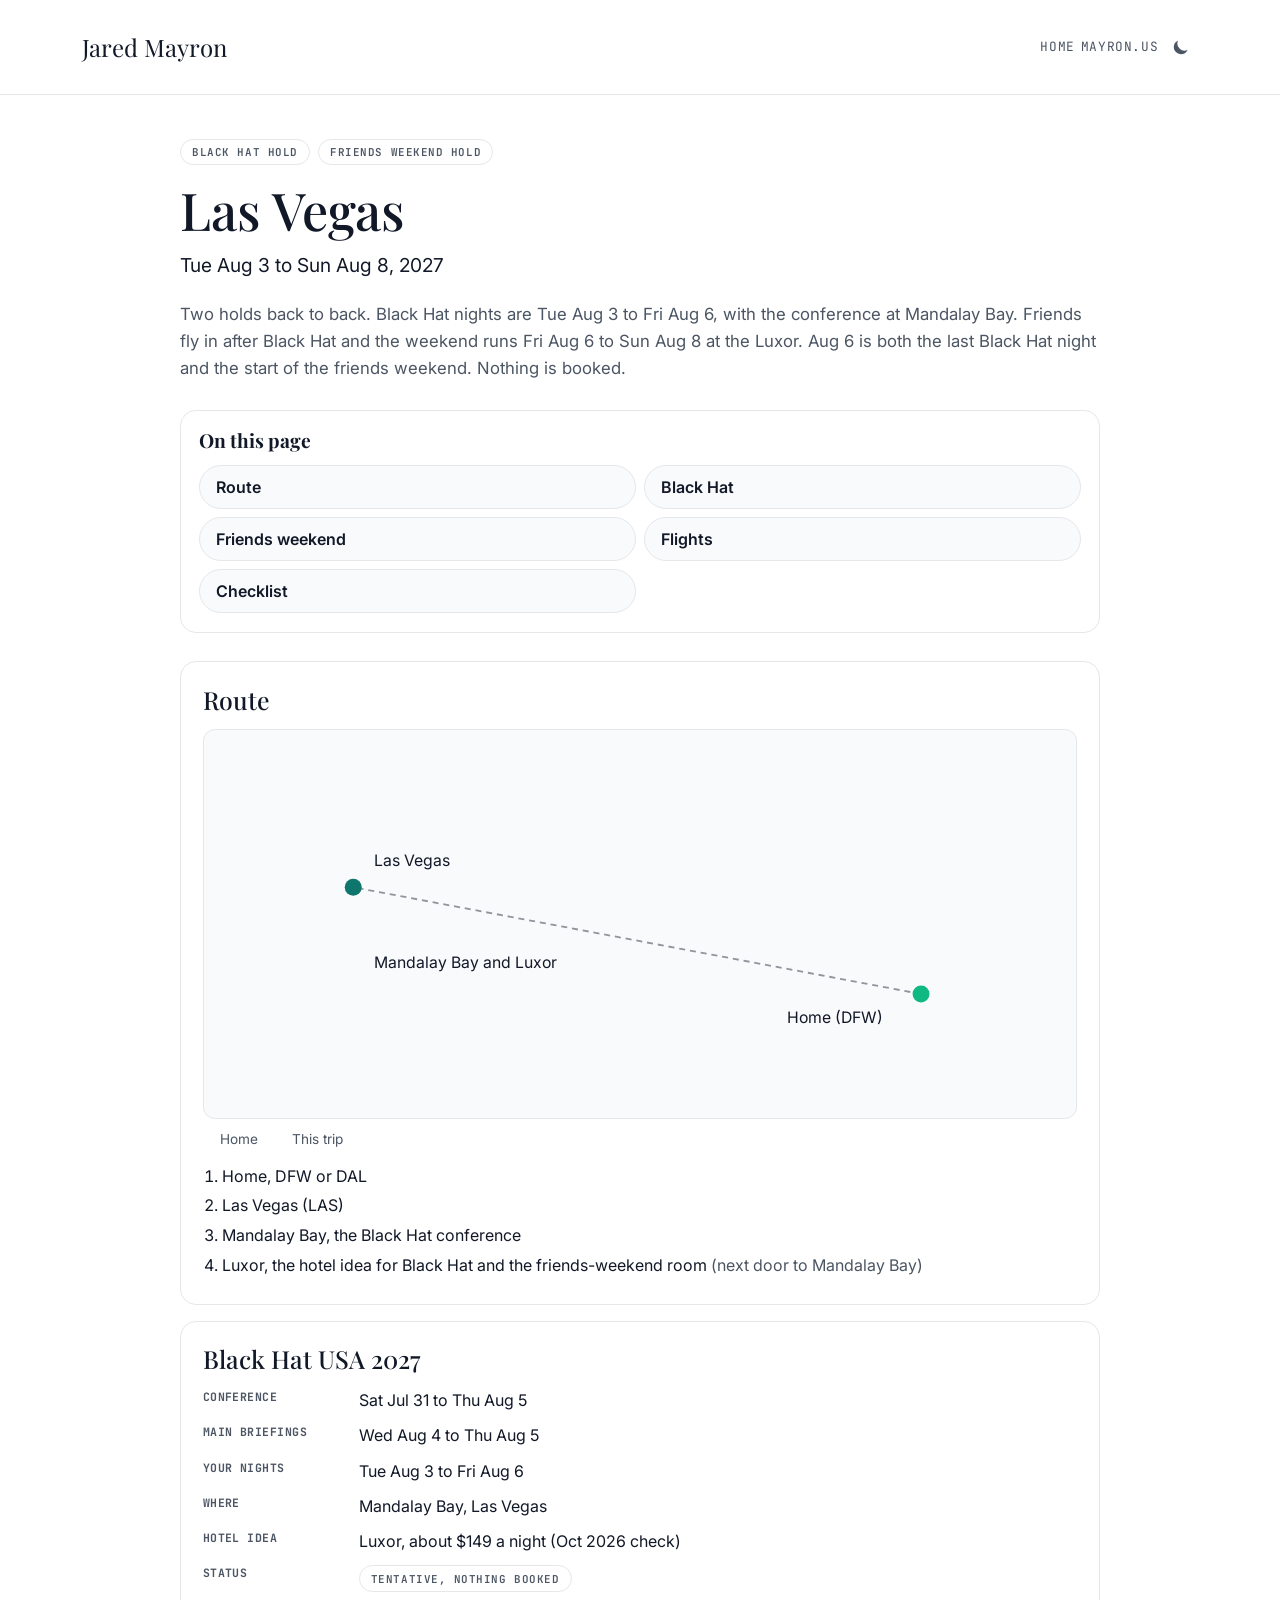
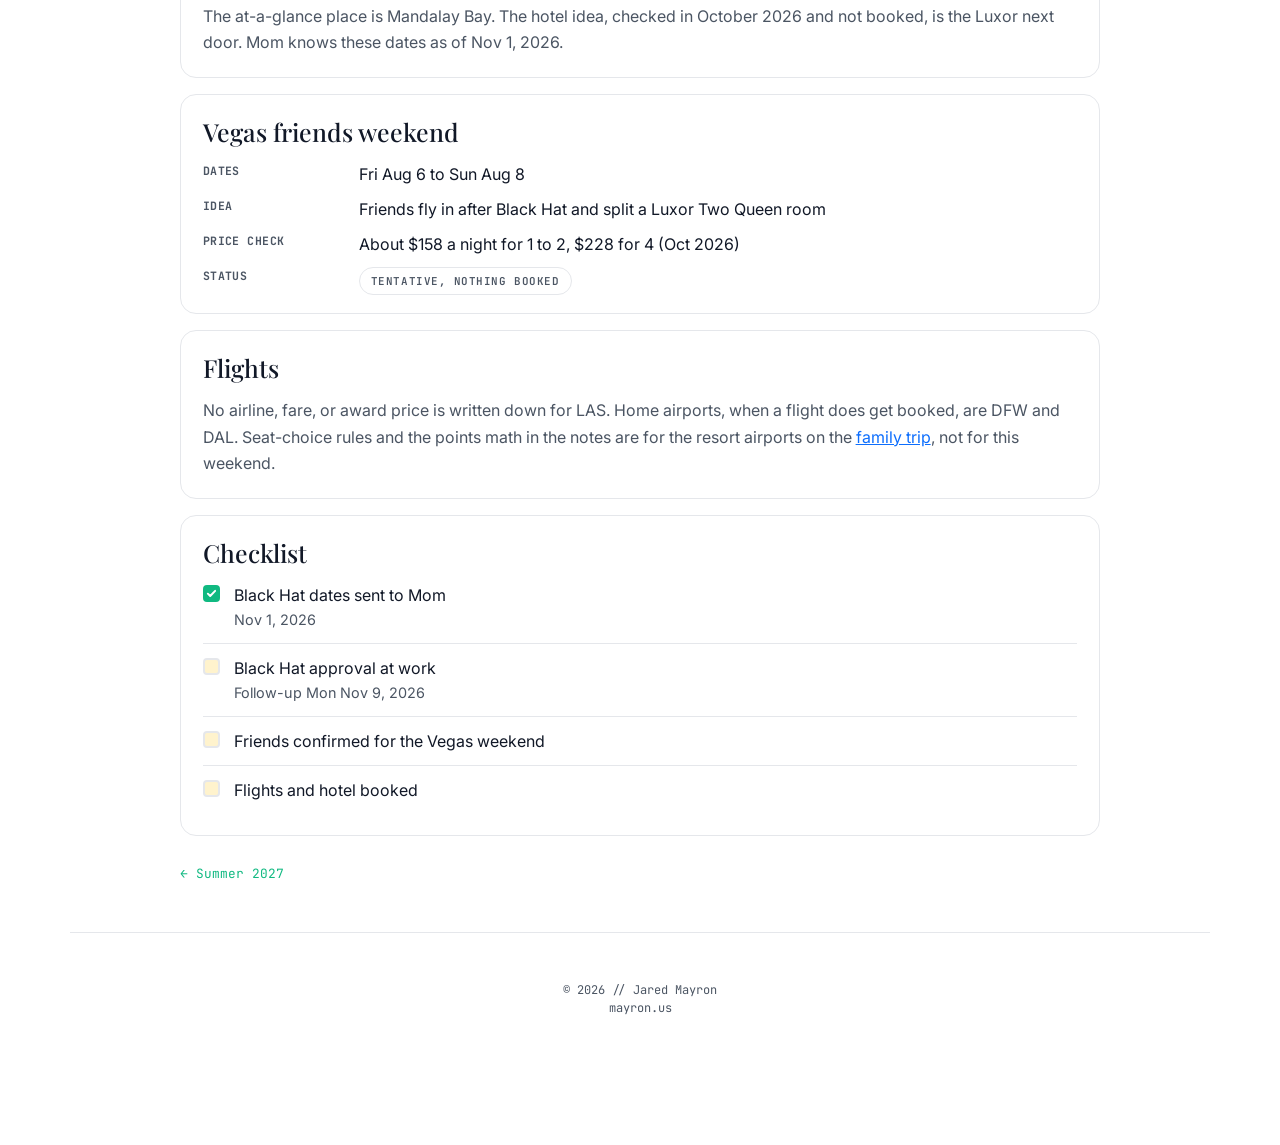
<file: summer-2027/las-vegas/index.html>
<!DOCTYPE html>
<html lang="en">
<head>
  <meta charset="utf-8">
  <script>
    (function () {
      try {
        var dark = localStorage.getItem('color-theme') === 'dark' || (!('color-theme' in localStorage) && window.matchMedia('(prefers-color-scheme: dark)').matches);
        document.documentElement.setAttribute('data-theme', dark ? 'dark' : 'light');
      } catch (e) {}
    })();
  </script>
  <title>Las Vegas: Black Hat and friends weekend, Aug 2027</title>
  <meta name="viewport" content="width=device-width, initial-scale=1.0">
  <meta name="robots" content="noindex">
  <meta name="description" content="Black Hat USA at Mandalay Bay, Tue Aug 3 to Fri Aug 6, then a friends weekend at the Luxor through Sun Aug 8, 2027. Both are holds.">
  <meta name="author" content="Jared Mayron">
  <meta name="theme-color" content="#ffffff" media="(prefers-color-scheme: light)">
  <meta name="theme-color" content="#0f172a" media="(prefers-color-scheme: dark)">
  <link rel="preconnect" href="https://fonts.googleapis.com">
  <link rel="preconnect" href="https://fonts.gstatic.com" crossorigin>
  <link rel="preconnect" href="https://cdn.jsdelivr.net">
  <link href="https://fonts.googleapis.com/css2?family=Playfair+Display:wght@700&family=JetBrains+Mono:wght@400;600&family=Inter:wght@400;600;700&display=swap" rel="stylesheet">
  <link rel="icon" type="image/svg+xml" href="/STATIC/images/favicon.svg">
  <link href="https://cdn.jsdelivr.net/npm/bootstrap@5.3.3/dist/css/bootstrap.min.css" rel="stylesheet" integrity="sha384-QWTKZyjpPEjISv5WaRU9OFeRpok6YctnYmDr5pNlyT2bRjXh0JMhjY6hW+ALEwIH" crossorigin="anonymous">
  <link rel="stylesheet" href="/STATIC/styles/main.css?v=3">
  <link rel="stylesheet" href="/STATIC/styles/site.css?v=5">
</head>
<body>
  <nav class="navbar">
    <div class="container nav-row">
      <a class="navbar-brand" href="/">
        <div class="serif">Jared Mayron</div>
      </a>
      <ul class="nav-links">
        <li><a class="nav-link" href="/">Home</a></li>
        <li><a class="nav-link" href="https://mayron.us">mayron.us</a></li>
        <li>
          <button id="theme-toggle" class="btn btn-link nav-link p-2" type="button" aria-label="Toggle theme">
            <svg id="theme-toggle-dark-icon" class="d-none" width="18" height="18" viewBox="0 0 20 20" fill="currentColor" aria-hidden="true">
              <path d="M17.293 13.293A8 8 0 016.707 2.707a8.001 8.001 0 1010.586 10.586z"></path>
            </svg>
            <svg id="theme-toggle-light-icon" class="d-none" width="18" height="18" viewBox="0 0 20 20" fill="currentColor" aria-hidden="true">
              <path d="M10 2a1 1 0 011 1v1a1 1 0 11-2 0V3a1 1 0 011-1zm4 8a4 4 0 11-8 0 4 4 0 018 0zm-.464 4.95l.707.707a1 1 0 001.414-1.414l-.707-.707a1 1 0 00-1.414 1.414zm2.12-10.607a1 1 0 010 1.414l-.706.707a1 1 0 11-1.414-1.414l.707-.707a1 1 0 011.414 0zM17 11a1 1 0 100-2h-1a1 1 0 100 2h1zm-7 4a1 1 0 011 1v1a1 1 0 11-2 0v-1a1 1 0 011-1zM5.05 6.464A1 1 0 106.465 5.05l-.708-.707a1 1 0 00-1.414 1.414l.707.707zm1.414 8.486l-.707.707a1 1 0 01-1.414-1.414l.707-.707a1 1 0 011.414 1.414zM4 11a1 1 0 100-2H3a1 1 0 000 2h1z"></path>
            </svg>
          </button>
        </li>
      </ul>
    </div>
  </nav>

  <main class="page wide">
    <header class="hero">
      <div class="pills">
        <span class="pill quiet">Black Hat hold</span>
        <span class="pill quiet">Friends weekend hold</span>
      </div>
      <h1 class="serif">Las Vegas</h1>
      <p class="where">Tue Aug 3 to Sun Aug 8, 2027</p>
      <p class="summary">Two holds back to back. Black Hat nights are Tue Aug 3 to Fri Aug 6, with the conference at Mandalay Bay. Friends fly in after Black Hat and the weekend runs Fri Aug 6 to Sun Aug 8 at the Luxor. Aug 6 is both the last Black Hat night and the start of the friends weekend. Nothing is booked.</p>
      <nav class="on-page" aria-labelledby="on-this-page">
        <h2 id="on-this-page" class="on-page-title">On this page</h2>
        <ul class="on-page-links">
          <li><a href="#route">Route</a></li>
          <li><a href="#black-hat">Black Hat</a></li>
          <li><a href="#friends">Friends weekend</a></li>
          <li><a href="#flights">Flights</a></li>
          <li><a href="#open">Checklist</a></li>
        </ul>
      </nav>
    </header>

    <div class="stack">
      <section class="panel" id="route" aria-labelledby="route-title">
        <h2 id="route-title" class="serif">Route</h2>
        <svg class="route-map" viewBox="0 0 720 320" role="img" aria-labelledby="vegas-map-title">
          <title id="vegas-map-title">Schematic map from home at DFW west to Las Vegas. Mandalay Bay and the Luxor sit on the same spot at this scale.</title>
          <line class="line" x1="591.5" y1="217.8" x2="123.1" y2="129.7"></line>
          <circle class="pin-trip" cx="123.1" cy="129.7" r="7"></circle>
          <text x="140" y="112">Las Vegas</text>
          <text x="140" y="196">Mandalay Bay and Luxor</text>
          <circle class="pin-home" cx="591.5" cy="217.8" r="7"></circle>
          <text x="560" y="242" text-anchor="end">Home (DFW)</text>
        </svg>
        <ul class="map-legend">
          <li><span class="dot pin-home"></span> Home</li>
          <li><span class="dot pin-trip"></span> This trip</li>
        </ul>
        <ol class="route">
          <li>Home, DFW or DAL</li>
          <li>Las Vegas (LAS)</li>
          <li>Mandalay Bay, the Black Hat conference</li>
          <li>Luxor, the hotel idea for Black Hat and the friends-weekend room <span>(next door to Mandalay Bay)</span></li>
        </ol>
      </section>

      <section class="panel" id="black-hat" aria-labelledby="black-hat-title">
        <h2 id="black-hat-title" class="serif">Black Hat USA 2027</h2>
        <dl class="facts">
          <dt>Conference</dt>
          <dd>Sat Jul 31 to Thu Aug 5</dd>
          <dt>Main briefings</dt>
          <dd>Wed Aug 4 to Thu Aug 5</dd>
          <dt>Your nights</dt>
          <dd>Tue Aug 3 to Fri Aug 6</dd>
          <dt>Where</dt>
          <dd>Mandalay Bay, Las Vegas</dd>
          <dt>Hotel idea</dt>
          <dd>Luxor, about $149 a night (Oct 2026 check)</dd>
          <dt>Status</dt>
          <dd><span class="pill quiet">Tentative, nothing booked</span></dd>
        </dl>
        <p style="margin-top: 0.9rem;">The at-a-glance place is Mandalay Bay. The hotel idea, checked in October 2026 and not booked, is the Luxor next door. Mom knows these dates as of Nov 1, 2026.</p>
      </section>

      <section class="panel" id="friends" aria-labelledby="friends-title">
        <h2 id="friends-title" class="serif">Vegas friends weekend</h2>
        <dl class="facts">
          <dt>Dates</dt>
          <dd>Fri Aug 6 to Sun Aug 8</dd>
          <dt>Idea</dt>
          <dd>Friends fly in after Black Hat and split a Luxor Two Queen room</dd>
          <dt>Price check</dt>
          <dd>About $158 a night for 1 to 2, $228 for 4 (Oct 2026)</dd>
          <dt>Status</dt>
          <dd><span class="pill quiet">Tentative, nothing booked</span></dd>
        </dl>
      </section>

      <section class="panel" id="flights" aria-labelledby="flights-title">
        <h2 id="flights-title" class="serif">Flights</h2>
        <p>No airline, fare, or award price is written down for LAS. Home airports, when a flight does get booked, are DFW and DAL. Seat-choice rules and the points math in the notes are for the resort airports on the <a href="/summer-2027/family-trip/#flights">family trip</a>, not for this weekend.</p>
      </section>

      <section class="panel" id="open" aria-labelledby="open-title">
        <h2 id="open-title" class="serif">Checklist</h2>
        <ul class="check">
          <li class="done"><span class="mark" aria-hidden="true"></span><span><span class="sr">Done. </span>Black Hat dates sent to Mom<span class="meta">Nov 1, 2026</span></span></li>
          <li><span class="mark" aria-hidden="true"></span><span><span class="sr">Open. </span>Black Hat approval at work<span class="meta">Follow-up Mon Nov 9, 2026</span></span></li>
          <li><span class="mark" aria-hidden="true"></span><span><span class="sr">Open. </span>Friends confirmed for the Vegas weekend</span></li>
          <li><span class="mark" aria-hidden="true"></span><span><span class="sr">Open. </span>Flights and hotel booked</span></li>
        </ul>
      </section>
    </div>

    <p class="back"><a href="/summer-2027/">&larr; Summer 2027</a></p>
  </main>

  <footer class="container text-center text-secondary mono py-5 mt-5 site-footer" style="font-size: 0.75rem; border-top: 1px solid var(--border-subtle);">
    &copy; 2026 // Jared Mayron<br>
    <a href="https://mayron.us">mayron.us</a>
  </footer>

  <script src="https://cdn.jsdelivr.net/npm/bootstrap@5.3.3/dist/js/bootstrap.bundle.min.js" integrity="sha384-YvpcrYf0tY3lHB60NNkmXc5s9fDVZLESaAA55NDzOxhy9GkcIdslK1eN7N6jIeHz" crossorigin="anonymous" defer></script>
  <script src="/STATIC/javascript/main.js" defer></script>
</body>
</html>
</file>
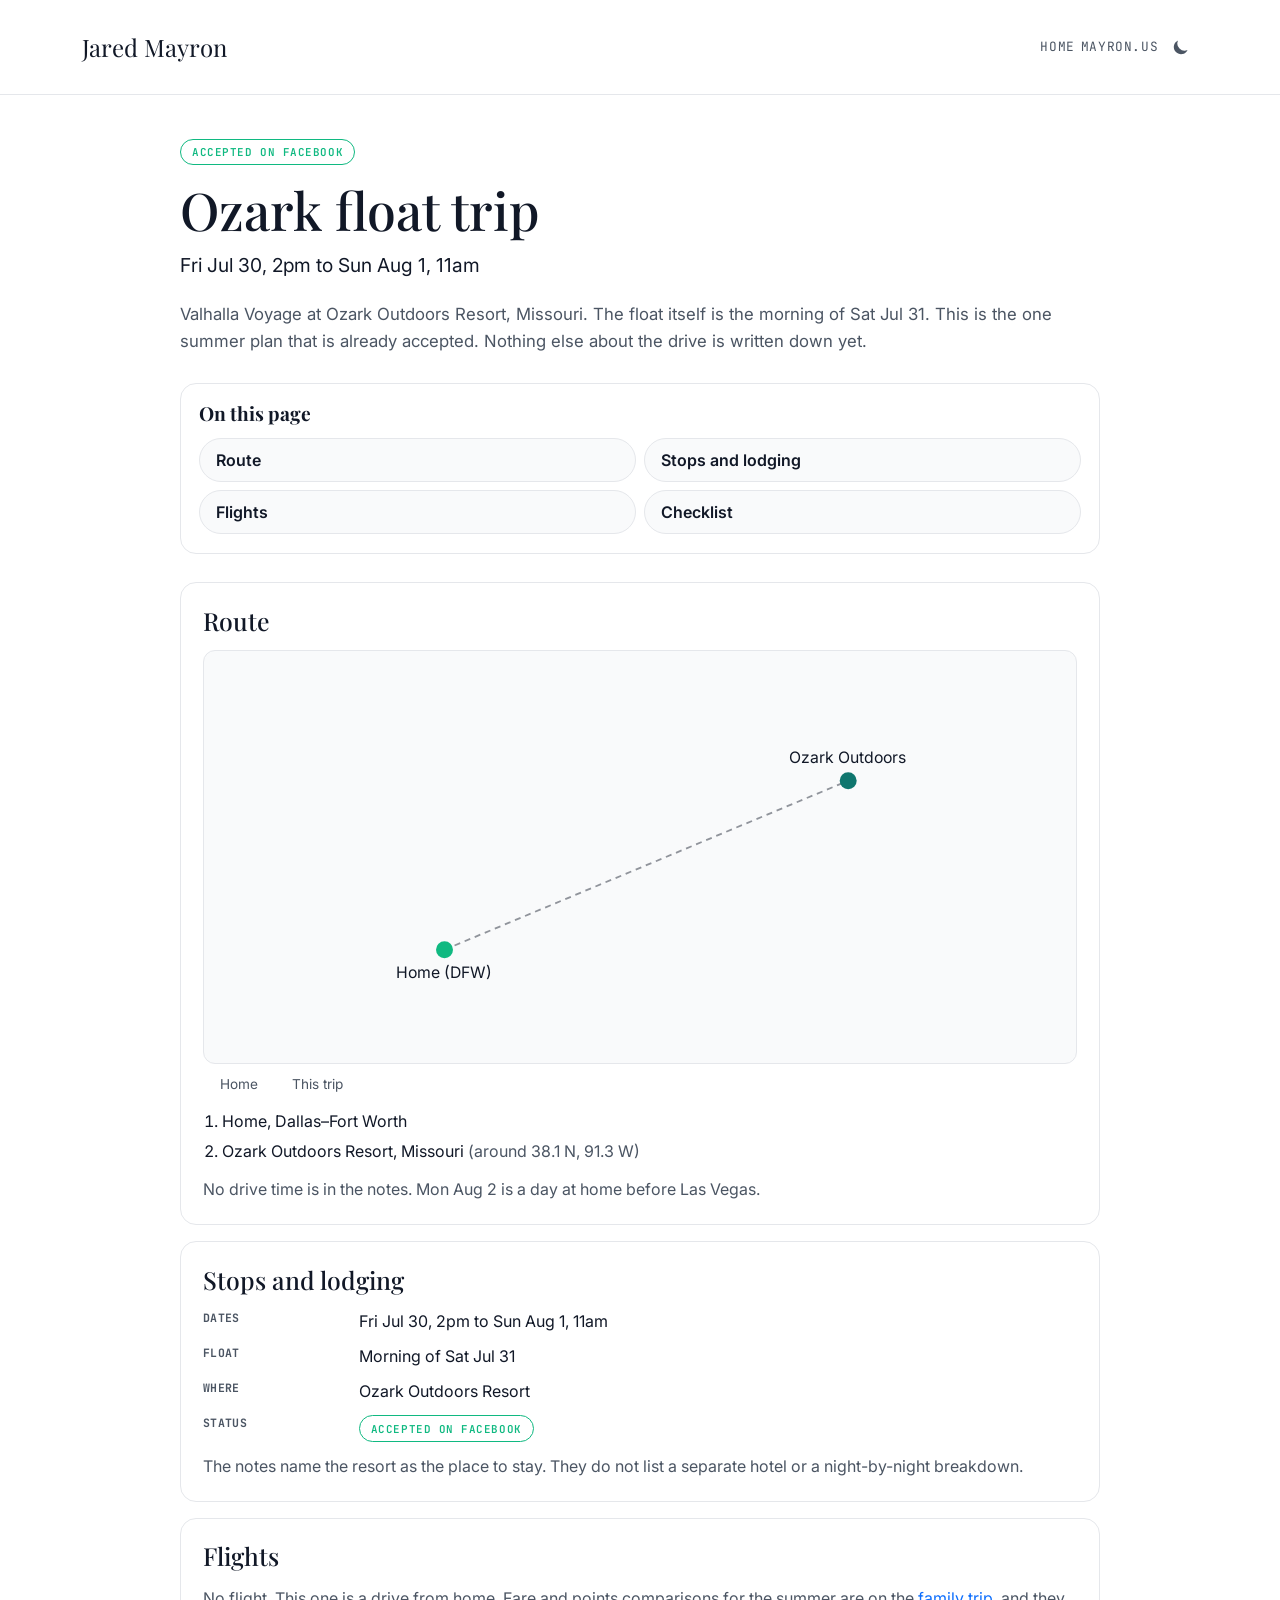
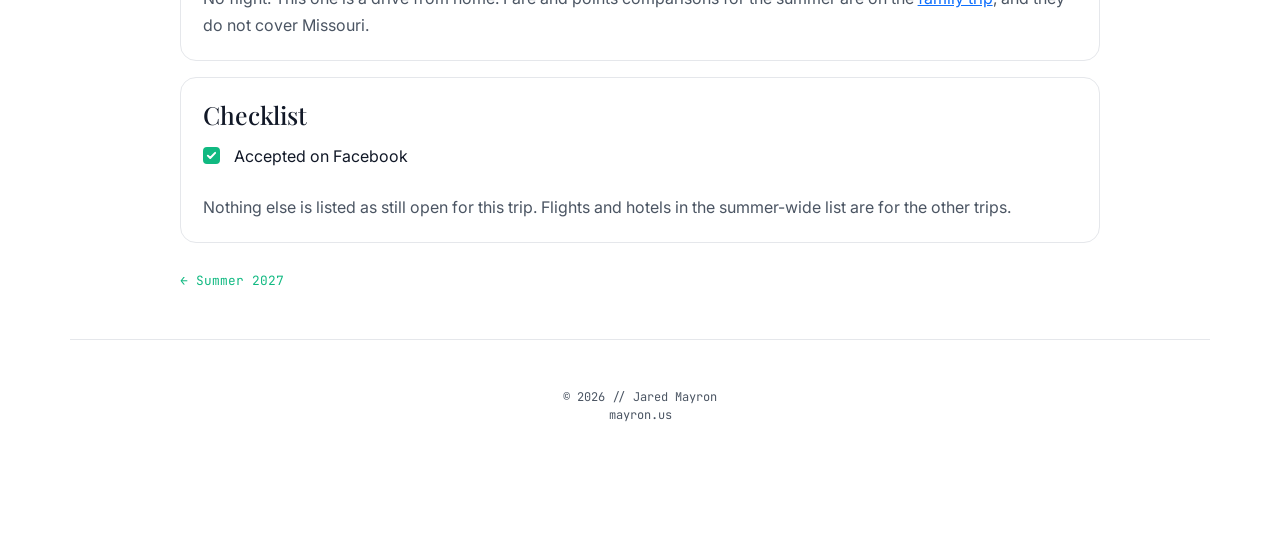
<file: summer-2027/ozark-float/index.html>
<!DOCTYPE html>
<html lang="en">
<head>
  <meta charset="utf-8">
  <script>
    (function () {
      try {
        var dark = localStorage.getItem('color-theme') === 'dark' || (!('color-theme' in localStorage) && window.matchMedia('(prefers-color-scheme: dark)').matches);
        document.documentElement.setAttribute('data-theme', dark ? 'dark' : 'light');
      } catch (e) {}
    })();
  </script>
  <title>Ozark float trip: Jul 30 to Aug 1, 2027</title>
  <meta name="viewport" content="width=device-width, initial-scale=1.0">
  <meta name="robots" content="noindex">
  <meta name="description" content="Valhalla Voyage float trip at Ozark Outdoors, Missouri, Fri Jul 30 to Sun Aug 1, 2027. Accepted on Facebook.">
  <meta name="author" content="Jared Mayron">
  <meta name="theme-color" content="#ffffff" media="(prefers-color-scheme: light)">
  <meta name="theme-color" content="#0f172a" media="(prefers-color-scheme: dark)">
  <link rel="preconnect" href="https://fonts.googleapis.com">
  <link rel="preconnect" href="https://fonts.gstatic.com" crossorigin>
  <link rel="preconnect" href="https://cdn.jsdelivr.net">
  <link href="https://fonts.googleapis.com/css2?family=Playfair+Display:wght@700&family=JetBrains+Mono:wght@400;600&family=Inter:wght@400;600;700&display=swap" rel="stylesheet">
  <link rel="icon" type="image/svg+xml" href="/STATIC/images/favicon.svg">
  <link href="https://cdn.jsdelivr.net/npm/bootstrap@5.3.3/dist/css/bootstrap.min.css" rel="stylesheet" integrity="sha384-QWTKZyjpPEjISv5WaRU9OFeRpok6YctnYmDr5pNlyT2bRjXh0JMhjY6hW+ALEwIH" crossorigin="anonymous">
  <link rel="stylesheet" href="/STATIC/styles/main.css?v=3">
  <link rel="stylesheet" href="/STATIC/styles/site.css?v=5">
</head>
<body>
  <nav class="navbar">
    <div class="container nav-row">
      <a class="navbar-brand" href="/">
        <div class="serif">Jared Mayron</div>
      </a>
      <ul class="nav-links">
        <li><a class="nav-link" href="/">Home</a></li>
        <li><a class="nav-link" href="https://mayron.us">mayron.us</a></li>
        <li>
          <button id="theme-toggle" class="btn btn-link nav-link p-2" type="button" aria-label="Toggle theme">
            <svg id="theme-toggle-dark-icon" class="d-none" width="18" height="18" viewBox="0 0 20 20" fill="currentColor" aria-hidden="true">
              <path d="M17.293 13.293A8 8 0 016.707 2.707a8.001 8.001 0 1010.586 10.586z"></path>
            </svg>
            <svg id="theme-toggle-light-icon" class="d-none" width="18" height="18" viewBox="0 0 20 20" fill="currentColor" aria-hidden="true">
              <path d="M10 2a1 1 0 011 1v1a1 1 0 11-2 0V3a1 1 0 011-1zm4 8a4 4 0 11-8 0 4 4 0 018 0zm-.464 4.95l.707.707a1 1 0 001.414-1.414l-.707-.707a1 1 0 00-1.414 1.414zm2.12-10.607a1 1 0 010 1.414l-.706.707a1 1 0 11-1.414-1.414l.707-.707a1 1 0 011.414 0zM17 11a1 1 0 100-2h-1a1 1 0 100 2h1zm-7 4a1 1 0 011 1v1a1 1 0 11-2 0v-1a1 1 0 011-1zM5.05 6.464A1 1 0 106.465 5.05l-.708-.707a1 1 0 00-1.414 1.414l.707.707zm1.414 8.486l-.707.707a1 1 0 01-1.414-1.414l.707-.707a1 1 0 011.414 1.414zM4 11a1 1 0 100-2H3a1 1 0 000 2h1z"></path>
            </svg>
          </button>
        </li>
      </ul>
    </div>
  </nav>

  <main class="page wide">
    <header class="hero">
      <div class="pills">
        <span class="pill">Accepted on Facebook</span>
      </div>
      <h1 class="serif">Ozark float trip</h1>
      <p class="where">Fri Jul 30, 2pm to Sun Aug 1, 11am</p>
      <p class="summary">Valhalla Voyage at Ozark Outdoors Resort, Missouri. The float itself is the morning of Sat Jul 31. This is the one summer plan that is already accepted. Nothing else about the drive is written down yet.</p>
      <nav class="on-page" aria-labelledby="on-this-page">
        <h2 id="on-this-page" class="on-page-title">On this page</h2>
        <ul class="on-page-links">
          <li><a href="#route">Route</a></li>
          <li><a href="#stay">Stops and lodging</a></li>
          <li><a href="#flights">Flights</a></li>
          <li><a href="#open">Checklist</a></li>
        </ul>
      </nav>
    </header>

    <div class="stack">
      <section class="panel" id="route" aria-labelledby="route-title">
        <h2 id="route-title" class="serif">Route</h2>
        <svg class="route-map" viewBox="0 0 720 340" role="img" aria-labelledby="float-map-title">
          <title id="float-map-title">Schematic map from home at DFW northeast to Ozark Outdoors in Missouri.</title>
          <line class="line" x1="198.4" y1="246.4" x2="531.4" y2="107"></line>
          <circle class="pin-home" cx="198.4" cy="246.4" r="7"></circle>
          <text x="198" y="270" text-anchor="middle">Home (DFW)</text>
          <circle class="pin-trip" cx="531.4" cy="107" r="7"></circle>
          <text x="531" y="92" text-anchor="middle">Ozark Outdoors</text>
        </svg>
        <ul class="map-legend">
          <li><span class="dot pin-home"></span> Home</li>
          <li><span class="dot pin-trip"></span> This trip</li>
        </ul>
        <ol class="route">
          <li>Home, Dallas–Fort Worth</li>
          <li>Ozark Outdoors Resort, Missouri <span>(around 38.1 N, 91.3 W)</span></li>
        </ol>
        <p style="margin-top: 0.85rem;">No drive time is in the notes. Mon Aug 2 is a day at home before Las Vegas.</p>
      </section>

      <section class="panel" id="stay" aria-labelledby="stay-title">
        <h2 id="stay-title" class="serif">Stops and lodging</h2>
        <dl class="facts">
          <dt>Dates</dt>
          <dd>Fri Jul 30, 2pm to Sun Aug 1, 11am</dd>
          <dt>Float</dt>
          <dd>Morning of Sat Jul 31</dd>
          <dt>Where</dt>
          <dd>Ozark Outdoors Resort</dd>
          <dt>Status</dt>
          <dd><span class="pill">Accepted on Facebook</span></dd>
        </dl>
        <p style="margin-top: 0.9rem;">The notes name the resort as the place to stay. They do not list a separate hotel or a night-by-night breakdown.</p>
      </section>

      <section class="panel" id="flights" aria-labelledby="flights-title">
        <h2 id="flights-title" class="serif">Flights</h2>
        <p>No flight. This one is a drive from home. Fare and points comparisons for the summer are on the <a href="/summer-2027/family-trip/#flights">family trip</a>, and they do not cover Missouri.</p>
      </section>

      <section class="panel" id="open" aria-labelledby="open-title">
        <h2 id="open-title" class="serif">Checklist</h2>
        <ul class="check">
          <li class="done"><span class="mark" aria-hidden="true"></span><span><span class="sr">Done. </span>Accepted on Facebook</span></li>
        </ul>
        <p style="margin-top: 0.85rem;">Nothing else is listed as still open for this trip. Flights and hotels in the summer-wide list are for the other trips.</p>
      </section>
    </div>

    <p class="back"><a href="/summer-2027/">&larr; Summer 2027</a></p>
  </main>

  <footer class="container text-center text-secondary mono py-5 mt-5 site-footer" style="font-size: 0.75rem; border-top: 1px solid var(--border-subtle);">
    &copy; 2026 // Jared Mayron<br>
    <a href="https://mayron.us">mayron.us</a>
  </footer>

  <script src="https://cdn.jsdelivr.net/npm/bootstrap@5.3.3/dist/js/bootstrap.bundle.min.js" integrity="sha384-YvpcrYf0tY3lHB60NNkmXc5s9fDVZLESaAA55NDzOxhy9GkcIdslK1eN7N6jIeHz" crossorigin="anonymous" defer></script>
  <script src="/STATIC/javascript/main.js" defer></script>
</body>
</html>
</file>
<file: STATIC/styles/main.css>
:root {
    --bg-base: #ffffff;
    --bg-muted: #f9fafb;
    --text-main: #111827;
    --text-secondary: #4b5563;
    --border-subtle: #e5e7eb;
    --accent-green: #10b981;
    --card-bg: #ffffff;
}

[data-theme='dark'] {
    --bg-base: #0f172a;
    --bg-muted: #1e293b;
    --text-main: #f8fafc;
    --text-secondary: #94a3b8;
    --border-subtle: #334155;
    --accent-green: #10b981;
    --card-bg: #1e293b;
}

body {
    background-color: var(--bg-base);
    color: var(--text-main);
    font-family: 'Inter', sans-serif;
    margin: 0;
    padding-bottom: 80px;
    -webkit-font-smoothing: antialiased;
}

/* Clear fixed navbar on mobile */
@media (max-width: 767px) {
    body.has-fixed-navbar {
        padding-top: 160px;
    }
}

.serif {
    font-family: 'Playfair Display', serif;
}

.mono {
    font-family: 'JetBrains Mono', monospace;
    font-size: 0.85rem;
}

/* Navbar Shared Styles */
.navbar {
    background-color: var(--bg-base) !important;
    border-bottom: 1px solid var(--border-subtle) !important;
    padding: 1.5rem 0;
}

.navbar-brand .mono {
    white-space: normal;
    word-wrap: break-word;
}

.navbar-brand {
    font-family: 'Playfair Display', serif;
    color: var(--text-main) !important;
    font-size: 1.5rem;
}

.nav-link {
    color: var(--text-secondary) !important;
    font-family: 'JetBrains Mono', monospace;
    font-size: 0.8rem;
    text-transform: uppercase;
    letter-spacing: 0.05em;
}

.nav-link.active {
    color: var(--accent-green) !important;
    font-weight: 600;
}

/* Common UI Components */
.btn-ui {
    background: var(--text-main);
    color: var(--bg-base);
    border: 1px solid var(--text-main);
    padding: 10px 20px;
    border-radius: 8px;
    font-weight: 600;
    font-family: 'JetBrains Mono', monospace;
    font-size: 0.8rem;
    transition: all 0.2s ease;
    text-decoration: none;
    display: inline-block;
}

.btn-ui:hover {
    opacity: 0.9;
    transform: translateY(-1px);
    color: var(--bg-base);
}

[data-theme='dark'] .btn-ui {
    background: var(--accent-green);
    color: #0f172a;
    border-color: var(--accent-green);
}

.badge-legacy {
    font-size: 0.65rem;
    text-transform: uppercase;
    font-weight: 700;
    color: var(--text-secondary);
    border: 1px solid var(--border-subtle);
    padding: 4px 12px;
    border-radius: 4px;
    width: fit-content;
    display: inline-block;
}
</file>
<file: STATIC/styles/site.css>
/* Page layout for c.mayron.us. Built on the copied mayron.us tokens in main.css:
   Inter, Playfair Display, JetBrains Mono, the same surfaces, and the green accent. */

:root {
    color-scheme: light;
}

[data-theme='dark'] {
    color-scheme: dark;
}

.text-secondary {
    color: var(--text-secondary) !important;
}

.navbar-brand {
    min-width: 0;
    flex: 1 1 auto;
}

.nav-row {
    display: flex;
    align-items: center;
    justify-content: space-between;
    gap: 0.75rem 1.5rem;
    flex-wrap: wrap;
}

.nav-links {
    display: flex;
    flex-direction: row;
    align-items: center;
    gap: 0.15rem 0.35rem;
    list-style: none;
    margin: 0;
    padding: 0;
}

#theme-toggle {
    text-decoration: none;
    line-height: 0;
    border-radius: 8px;
}

#theme-toggle:focus-visible,
.nav-link:focus-visible,
.page-card:focus-visible,
.link-card:focus-visible,
.on-page a:focus-visible,
.back a:focus-visible,
.sources a:focus-visible,
.summer-timeline a:focus-visible,
.check a:focus-visible {
    outline: 2px solid var(--accent-green);
    outline-offset: 3px;
}

.page {
    max-width: 720px;
    margin: 0 auto;
    padding: 2.75rem 1.25rem 0;
}

.eyebrow {
    font-size: 0.75rem;
    text-transform: uppercase;
    letter-spacing: 0.08em;
    color: var(--accent-green);
    font-weight: 600;
    margin: 0 0 0.75rem;
}

.page h1 {
    font-size: clamp(2.1rem, 5vw, 3.25rem);
    line-height: 1.1;
    margin: 0 0 0.75rem;
}

.lede,
.where,
.summary {
    color: var(--text-secondary);
    font-size: 1.05rem;
    line-height: 1.6;
    margin: 0;
}

.where {
    color: var(--text-main);
    font-size: 1.2rem;
    margin-top: 0.35rem;
}

.seats {
    color: var(--text-secondary);
    margin: 0.85rem 0 0;
    font-size: 0.85rem;
}

.pills {
    display: flex;
    flex-wrap: wrap;
    gap: 0.5rem;
    margin-bottom: 1rem;
}

.pill {
    font-family: 'JetBrains Mono', monospace;
    font-size: 0.68rem;
    font-weight: 600;
    text-transform: uppercase;
    letter-spacing: 0.05em;
    color: var(--accent-green);
    border: 1px solid var(--accent-green);
    border-radius: 999px;
    padding: 0.35rem 0.7rem;
    line-height: 1.2;
}

.time-card {
    margin-top: 1.5rem;
    background: var(--bg-muted);
    border: 1px solid var(--border-subtle);
    border-radius: 16px;
    padding: 1.35rem 1.4rem 1.2rem;
}

.hero-time {
    font-size: clamp(3.2rem, 12vw, 4.75rem);
    line-height: 0.95;
    margin: 0;
}

.puck-label {
    margin: 0.55rem 0 0;
    font-size: 0.78rem;
    text-transform: uppercase;
    letter-spacing: 0.08em;
    font-weight: 600;
    color: var(--text-main);
}

.gates {
    margin: 0.35rem 0 0;
    color: var(--text-secondary);
    font-size: 0.95rem;
}

.summary {
    margin-top: 1.25rem;
}

.on-page {
    margin-top: 1.75rem;
    background: var(--card-bg);
    border: 1px solid var(--border-subtle);
    border-radius: 16px;
    padding: 1.15rem 1.15rem 1.2rem;
}

.on-page-title {
    font-family: 'Playfair Display', serif;
    font-size: 1.2rem;
    font-weight: 700;
    line-height: 1.2;
    color: var(--text-main);
    margin: 0 0 0.8rem;
}

.on-page-links {
    list-style: none;
    display: grid;
    grid-template-columns: 1fr;
    gap: 0.5rem;
    margin: 0;
    padding: 0;
}

.on-page-links a {
    display: flex;
    align-items: center;
    min-height: 2.75rem;
    padding: 0.55rem 1rem;
    border: 1px solid var(--border-subtle);
    border-radius: 999px;
    background: var(--bg-muted);
    color: var(--text-main);
    font-size: 1rem;
    font-weight: 600;
    line-height: 1.3;
    text-decoration: none;
}

.on-page-links a:hover {
    border-color: var(--accent-green);
    background: var(--card-bg);
    color: var(--text-main);
}

.stack {
    display: flex;
    flex-direction: column;
    gap: 1rem;
    margin-top: 1.75rem;
}

.panel {
    background: var(--card-bg);
    border: 1px solid var(--border-subtle);
    border-radius: 16px;
    padding: 1.4rem 1.35rem 1.35rem;
}

.panel h2,
.page-card h2 {
    font-family: 'Playfair Display', serif;
    font-size: 1.55rem;
    line-height: 1.2;
    margin: 0 0 0.9rem;
}

.panel p {
    color: var(--text-secondary);
    line-height: 1.65;
    margin: 0;
}

.panel p + p {
    margin-top: 0.85rem;
}

.panel strong {
    color: var(--text-main);
    font-weight: 600;
}

.timeline {
    list-style: none;
    margin: 0;
    padding: 0;
}

.step {
    position: relative;
    padding: 0 0 1.35rem 1.15rem;
    border-left: 2px solid var(--border-subtle);
}

.step:last-child {
    padding-bottom: 0;
}

.step::before {
    content: "";
    position: absolute;
    left: -6px;
    top: 0.28rem;
    width: 10px;
    height: 10px;
    border-radius: 50%;
    background: var(--card-bg);
    border: 2px solid var(--accent-green);
    box-sizing: border-box;
}

.when {
    display: block;
    font-family: 'JetBrains Mono', monospace;
    font-size: 0.78rem;
    font-weight: 600;
    letter-spacing: 0.02em;
    color: var(--text-main);
    margin-bottom: 0.15rem;
}

.step h3 {
    font-family: 'Playfair Display', serif;
    font-size: 1.15rem;
    margin: 0 0 0.3rem;
}

.step p {
    margin: 0;
    color: var(--text-secondary);
    line-height: 1.6;
}

.facts {
    display: grid;
    grid-template-columns: 8.75rem 1fr;
    gap: 0.7rem 1rem;
    margin: 0;
}

.facts dt {
    margin: 0;
    font-family: 'JetBrains Mono', monospace;
    font-size: 0.72rem;
    text-transform: uppercase;
    letter-spacing: 0.04em;
    color: var(--text-secondary);
}

.facts dd {
    margin: 0;
    color: var(--text-main);
    line-height: 1.5;
}

.fare-note {
    margin-top: 1rem;
}

.people {
    list-style: none;
    display: grid;
    grid-template-columns: 1fr 1fr;
    gap: 0.6rem;
    margin: 0;
    padding: 0;
}

.person {
    background: var(--bg-muted);
    border: 1px solid var(--border-subtle);
    border-radius: 12px;
    padding: 0.8rem 0.9rem;
    min-width: 0;
}

.person .name {
    font-family: 'Playfair Display', serif;
    font-size: 1.08rem;
    display: block;
}

.person .role {
    display: block;
    margin-top: 0.2rem;
    font-family: 'JetBrains Mono', monospace;
    font-size: 0.68rem;
    line-height: 1.4;
    color: var(--text-secondary);
}

.callout {
    border-radius: 12px;
    padding: 0.95rem 1rem;
    margin-bottom: 0.35rem;
    background: linear-gradient(135deg, rgba(239, 68, 68, 0.06) 0%, rgba(245, 158, 11, 0.1) 100%);
    border: 1px solid rgba(217, 119, 6, 0.35);
}

.callout-label {
    font-family: 'JetBrains Mono', monospace;
    font-size: 0.68rem;
    font-weight: 700;
    text-transform: uppercase;
    letter-spacing: 0.06em;
    color: #b45309;
    margin: 0 0 0.4rem;
}

.callout p {
    color: var(--text-main);
}

[data-theme='dark'] .callout {
    background: linear-gradient(135deg, rgba(239, 68, 68, 0.14) 0%, rgba(245, 158, 11, 0.14) 100%);
    border-color: rgba(251, 191, 36, 0.4);
}

[data-theme='dark'] .callout-label {
    color: #fbbf24;
}

.checklist {
    list-style: none;
    margin: 0.85rem 0 0;
    padding: 0;
}

.checklist li {
    padding: 0.75rem 0;
    border-top: 1px solid var(--border-subtle);
    color: var(--text-secondary);
    line-height: 1.6;
}

.checklist li:first-child {
    border-top: 0;
    padding-top: 0.15rem;
}

.fare-grid {
    display: grid;
    grid-template-columns: 1fr 1fr;
    gap: 0.6rem;
    margin-bottom: 1rem;
}

.fare {
    background: var(--bg-muted);
    border: 1px solid var(--border-subtle);
    border-radius: 12px;
    padding: 0.85rem 0.95rem;
}

.fare .label {
    display: block;
    font-size: 0.68rem;
    text-transform: uppercase;
    letter-spacing: 0.05em;
    color: var(--text-secondary);
}

.fare .amount {
    display: block;
    font-family: 'Playfair Display', serif;
    font-size: 1.85rem;
    line-height: 1.15;
    margin-top: 0.2rem;
}

.fare .note {
    display: block;
    margin-top: 0.15rem;
    color: var(--text-secondary);
    font-size: 0.85rem;
}

.links {
    display: flex;
    flex-direction: column;
    gap: 0.6rem;
}

.link-card {
    display: flex;
    justify-content: space-between;
    align-items: center;
    gap: 1rem;
    background: var(--bg-muted);
    border: 1px solid var(--border-subtle);
    border-radius: 12px;
    padding: 0.95rem 1rem;
    text-decoration: none;
    color: inherit;
    transition: border-color 0.2s ease, transform 0.2s ease, background 0.2s ease;
}

.link-card:hover {
    border-color: var(--accent-green);
    background: var(--card-bg);
    transform: translateY(-2px);
    color: inherit;
}

.link-card .mode {
    display: block;
    font-family: 'JetBrains Mono', monospace;
    font-size: 0.66rem;
    font-weight: 600;
    text-transform: uppercase;
    letter-spacing: 0.05em;
    color: var(--accent-green);
    margin-bottom: 0.2rem;
}

.link-card .title {
    display: block;
    font-family: 'Playfair Display', serif;
    font-size: 1.08rem;
    line-height: 1.3;
}

.link-card .detail {
    display: block;
    margin-top: 0.2rem;
    color: var(--text-secondary);
    font-size: 0.9rem;
    line-height: 1.45;
}

.link-card .arrow {
    flex: 0 0 auto;
    color: var(--text-secondary);
    font-size: 1.1rem;
}

.page-list {
    list-style: none;
    margin: 1.75rem 0 0;
    padding: 0;
    display: flex;
    flex-direction: column;
    gap: 1rem;
}

.page-card {
    display: flex;
    flex-direction: column;
    align-items: flex-start;
    background: var(--card-bg);
    border: 1px solid var(--border-subtle);
    border-radius: 16px;
    padding: 1.5rem 1.4rem;
    text-decoration: none;
    color: inherit;
    transition: border-color 0.2s ease, transform 0.2s ease, box-shadow 0.2s ease;
}

.page-card:hover {
    border-color: var(--accent-green);
    box-shadow: 0 12px 24px rgba(0, 0, 0, 0.04);
    transform: translateY(-2px);
    color: inherit;
}

.page-card .badge-legacy {
    margin-bottom: 0.85rem;
}

.page-card h2 {
    margin-bottom: 0.45rem;
}

.page-card p {
    color: var(--text-secondary);
    line-height: 1.6;
    margin: 0;
}

.page-card .more {
    margin-top: 1.1rem;
    font-size: 0.75rem;
    color: var(--accent-green);
    font-weight: 600;
}

.sources {
    margin: 1.25rem 0 0;
    font-size: 0.72rem;
    line-height: 1.6;
    color: var(--text-secondary);
    overflow-wrap: anywhere;
}

.sources a {
    color: var(--text-secondary);
}

.sources a:hover {
    color: var(--accent-green);
}

.back {
    margin: 1.5rem 0 0;
}

.back a {
    font-family: 'JetBrains Mono', monospace;
    font-size: 0.8rem;
    color: var(--accent-green);
    text-decoration: none;
}

.back a:hover {
    text-decoration: underline;
}

.site-footer a {
    color: var(--text-secondary);
    text-decoration: none;
}

.site-footer a:hover {
    color: var(--accent-green);
}

@media (max-width: 600px) {
    .navbar {
        padding: 1rem 0;
    }

    .page {
        padding: 1.35rem 1rem 0;
    }

    .panel {
        padding: 1.15rem 1rem 1.1rem;
    }

    .people,
    .fare-grid,
    .facts {
        grid-template-columns: 1fr;
    }

    .facts {
        gap: 0.2rem;
    }

    .facts dt {
        margin-top: 0.85rem;
    }

    .facts div:first-child dt,
    .facts dt:first-of-type {
        margin-top: 0;
    }

    .hero-time {
        font-size: 3.4rem;
    }

    .pair,
    .resort {
        grid-template-columns: 1fr;
    }

    .bar-row {
        grid-template-columns: 1fr auto;
    }

    .bar-track {
        grid-column: 1 / -1;
    }

    .day {
        min-height: 3.15rem;
    }

    .day .ev {
        font-size: 0.58rem;
    }
}

@media (min-width: 700px) {
    .on-page-links {
        grid-template-columns: 1fr 1fr;
    }
}

@media (prefers-reduced-motion: reduce) {
    .page-card,
    .link-card,
    .btn-ui {
        transition: none;
    }

    .page-card:hover,
    .link-card:hover {
        transform: none;
    }
}

.page.wide {
    max-width: 960px;
}

.group-title {
    font-size: 1.45rem;
    margin: 2.25rem 0 0;
}

.page-list-past {
    margin-top: 0.85rem;
}

.page-list-past .page-card {
    background: transparent;
    padding: 1rem 1.1rem;
    opacity: 0.72;
}

.page-list-past .page-card h2 {
    font-size: 1.22rem;
    color: var(--text-secondary);
}

.page-list-past .page-card:hover,
.page-list-past .page-card:focus-within {
    transform: none;
    box-shadow: none;
    border-color: var(--border-subtle);
    opacity: 1;
}

.page-list-past .page-card:hover h2 {
    color: var(--text-main);
}

.past-note {
    display: inline-block;
    margin: 0 0 0.9rem;
    font-family: 'JetBrains Mono', monospace;
    font-size: 0.68rem;
    font-weight: 600;
    letter-spacing: 0.06em;
    text-transform: uppercase;
    color: var(--text-secondary);
    border: 1px solid var(--border-subtle);
    border-radius: 999px;
    padding: 0.35rem 0.7rem;
}

.pill.quiet {
    color: var(--text-secondary);
    border-color: var(--border-subtle);
}

.pill.warn {
    color: #b45309;
    border-color: rgba(217, 119, 6, 0.55);
}

[data-theme='dark'] .pill.warn {
    color: #fbbf24;
    border-color: rgba(251, 191, 36, 0.5);
}

.panel h3 {
    font-family: 'Playfair Display', serif;
    font-size: 1.22rem;
    line-height: 1.25;
    margin: 1.35rem 0 0.65rem;
}

.panel h3:first-child,
.day-block:first-child h3,
.pair h3,
.resort h3 {
    margin-top: 0;
}

.panel .step h3 {
    font-size: 1.15rem;
    margin: 0 0 0.3rem;
}

.day-label,
.caption {
    font-family: 'Inter', sans-serif;
    font-weight: 400;
    font-size: 0.95rem;
    color: var(--text-secondary);
}

.day-label {
    margin-left: 0.45rem;
}

.caption {
    margin: -0.35rem 0 0.9rem;
}

.day-block + .day-block {
    margin-top: 1.35rem;
}

.step.key::before {
    background: var(--accent-green);
}

.pair {
    display: grid;
    grid-template-columns: 1fr 1fr;
    gap: 1.25rem 1.5rem;
}

.callout-info {
    background: rgba(16, 185, 129, 0.08);
    border: 1px solid rgba(16, 185, 129, 0.35);
}

.callout-info .callout-label {
    color: #047857;
}

[data-theme='dark'] .callout-info {
    background: rgba(16, 185, 129, 0.12);
    border-color: rgba(16, 185, 129, 0.4);
}

[data-theme='dark'] .callout-info .callout-label {
    color: #6ee7b7;
}

.check {
    list-style: none;
    margin: 0;
    padding: 0;
}

.check li {
    display: grid;
    grid-template-columns: 1.25rem 1fr;
    gap: 0.7rem;
    align-items: start;
    padding: 0.75rem 0;
    border-top: 1px solid var(--border-subtle);
    color: var(--text-main);
    line-height: 1.5;
}

.check li:first-child {
    border-top: 0;
    padding-top: 0;
}

.check .mark {
    width: 1.1rem;
    height: 1.1rem;
    margin-top: 0.15rem;
    border: 2px solid var(--border-subtle);
    border-radius: 4px;
    box-sizing: border-box;
}

.check li.done .mark {
    background: var(--accent-green);
    border-color: var(--accent-green);
    background-image: url("data:image/svg+xml,%3Csvg xmlns='http://www.w3.org/2000/svg' viewBox='0 0 16 16'%3E%3Cpath fill='none' stroke='%23ffffff' stroke-width='2.4' stroke-linecap='round' stroke-linejoin='round' d='M3.5 8.2 6.4 11.1 12.5 4.8'/%3E%3C/svg%3E");
    background-repeat: no-repeat;
    background-position: center;
    background-size: 0.85rem;
}

.check .meta {
    display: block;
    margin-top: 0.15rem;
    color: var(--text-secondary);
    font-size: 0.9rem;
}

.table-wrap {
    overflow-x: auto;
    -webkit-overflow-scrolling: touch;
    margin: 0 0 1rem;
}

table.data {
    width: 100%;
    min-width: 36rem;
    border-collapse: collapse;
    font-size: 0.92rem;
}

table.data th,
table.data td {
    text-align: left;
    vertical-align: top;
    padding: 0.6rem 0.7rem;
    border-bottom: 1px solid var(--border-subtle);
    line-height: 1.45;
}

table.data th {
    font-family: 'JetBrains Mono', monospace;
    font-size: 0.68rem;
    font-weight: 600;
    text-transform: uppercase;
    letter-spacing: 0.04em;
    color: var(--text-secondary);
}

table.data td .pill {
    white-space: nowrap;
}

#glance table.data td:nth-child(2),
#glance table.data td:nth-child(4) {
    white-space: nowrap;
}

.summer-timeline {
    list-style: none;
    display: flex;
    flex-wrap: wrap;
    gap: 0.65rem;
    margin: 0;
    padding: 0.15rem 0 0.85rem;
}

.summer-timeline li {
    flex: 1 1 8.2rem;
    min-width: 8.2rem;
    display: flex;
    flex-direction: column;
    gap: 0.2rem;
    background: var(--card-bg);
    border: 1px solid var(--border-subtle);
    border-top: 3px solid var(--accent-green);
    border-radius: 12px;
    padding: 0.8rem 0.85rem;
}

.summer-timeline li.gap {
    border-top-color: var(--border-subtle);
    background: var(--bg-muted);
}

.summer-timeline a {
    display: flex;
    flex-direction: column;
    gap: 0.2rem;
    min-height: 100%;
    text-decoration: none;
    color: inherit;
}

.summer-timeline .when {
    margin: 0;
    color: var(--accent-green);
    letter-spacing: 0.02em;
    white-space: nowrap;
}

.summer-timeline li.gap .when {
    color: var(--text-secondary);
}

.summer-timeline .title {
    font-family: 'Playfair Display', serif;
    font-size: 1.08rem;
    line-height: 1.25;
}

.summer-timeline .meta {
    color: var(--text-secondary);
    font-size: 0.82rem;
    line-height: 1.35;
}

.month-name {
    font-family: 'Playfair Display', serif;
    font-size: 1.35rem;
    margin: 0 0 0.75rem;
}

.cal {
    display: grid;
    grid-template-columns: repeat(7, minmax(0, 1fr));
    gap: 0.3rem;
}

.dow {
    font-family: 'JetBrains Mono', monospace;
    font-size: 0.64rem;
    text-transform: uppercase;
    letter-spacing: 0.04em;
    color: var(--text-secondary);
    text-align: center;
}

.day {
    min-height: 4.5rem;
    background: var(--bg-muted);
    border: 1px solid var(--border-subtle);
    border-radius: 8px;
    padding: 0.28rem 0.32rem 0.35rem;
}

.day.empty {
    background: transparent;
    border-color: transparent;
}

.day .num {
    display: block;
    font-family: 'JetBrains Mono', monospace;
    font-size: 0.7rem;
    color: var(--text-secondary);
}

.day .ev {
    display: block;
    margin-top: 0.18rem;
    font-size: 0.68rem;
    line-height: 1.2;
    font-weight: 600;
}

.ev-float { color: #0f766e; }
.ev-hat { color: #1d4ed8; }
.ev-friends { color: #b45309; }
.ev-family { color: #047857; }

[data-theme='dark'] .ev-float { color: #5eead4; }
[data-theme='dark'] .ev-hat { color: #93c5fd; }
[data-theme='dark'] .ev-friends { color: #fbbf24; }
[data-theme='dark'] .ev-family { color: #6ee7b7; }

.legend {
    list-style: none;
    display: flex;
    flex-wrap: wrap;
    gap: 0.45rem 0.9rem;
    margin: 0.85rem 0 0;
    padding: 0;
    color: var(--text-secondary);
    font-size: 0.85rem;
}

.legend li {
    display: flex;
    align-items: center;
    gap: 0.35rem;
}

.swatch {
    width: 0.55rem;
    height: 0.55rem;
    border-radius: 50%;
    background: currentColor;
}

.bars {
    display: flex;
    flex-direction: column;
    gap: 0.45rem;
    margin: 0.3rem 0 0.4rem;
}

.bar-row {
    display: grid;
    grid-template-columns: 11.5rem 1fr 3.4rem;
    gap: 0.55rem;
    align-items: center;
}

.bar-label {
    font-size: 0.88rem;
    line-height: 1.3;
}

.bar-track {
    display: block;
    height: 0.7rem;
    background: var(--bg-muted);
    border: 1px solid var(--border-subtle);
    border-radius: 999px;
    overflow: hidden;
}

.bar-fill {
    display: block;
    height: 100%;
    background: #6ee7b7;
    border-radius: 999px;
}

.bar-row.emphasis .bar-fill {
    background: var(--accent-green);
}

.bar-value {
    font-family: 'JetBrains Mono', monospace;
    font-size: 0.75rem;
    text-align: right;
}

.route-map {
    width: 100%;
    height: auto;
    display: block;
    background: var(--bg-muted);
    border: 1px solid var(--border-subtle);
    border-radius: 12px;
    color: var(--text-main);
}

.route-map text {
    fill: currentColor;
    font-family: 'Inter', sans-serif;
    font-size: 13px;
}

.route-map .line {
    stroke: currentColor;
    stroke-opacity: 0.45;
    stroke-width: 1.5;
    stroke-dasharray: 5 4;
    fill: none;
}

.pin-home { fill: #10b981; }
.pin-trip { fill: #0f766e; }
.pin-option { fill: #0284c7; }
.pin-airport { fill: #64748b; }

[data-theme='dark'] .pin-trip { fill: #5eead4; }
[data-theme='dark'] .pin-option { fill: #7dd3fc; }
[data-theme='dark'] .pin-airport { fill: #cbd5e1; }

.map-legend {
    list-style: none;
    display: flex;
    flex-wrap: wrap;
    gap: 0.4rem 1rem;
    margin: 0.65rem 0 0;
    padding: 0;
    color: var(--text-secondary);
    font-size: 0.85rem;
}

.map-legend li {
    display: flex;
    align-items: center;
    gap: 0.4rem;
}

.dot {
    width: 0.7rem;
    height: 0.7rem;
    border-radius: 50%;
    display: inline-block;
}

.route {
    margin: 0.9rem 0 0;
    padding-left: 1.2rem;
    color: var(--text-main);
}

.route li {
    margin: 0.35rem 0;
    line-height: 1.5;
}

.route li span {
    color: var(--text-secondary);
}

.resort {
    display: grid;
    grid-template-columns: minmax(12rem, 38%) 1fr;
    gap: 0.95rem 1.1rem;
    align-items: start;
    background: var(--bg-muted);
    border: 1px solid var(--border-subtle);
    border-radius: 16px;
    padding: 0.85rem;
    margin-top: 0.85rem;
}

.resort h3,
.resort figure {
    margin: 0;
}

.resort img {
    width: 100%;
    height: 11.5rem;
    object-fit: cover;
    object-position: center;
    border-radius: 12px;
    display: block;
    background: var(--border-subtle);
}

.photo-credit {
    margin: 0.4rem 0 0;
    font-size: 0.75rem;
    line-height: 1.4;
    color: var(--text-secondary);
}

.resort .tier {
    margin: 0;
    color: var(--text-main);
    line-height: 1.55;
}

.links.tight {
    margin-top: 0.75rem;
}

.sr {
    position: absolute;
    width: 1px;
    height: 1px;
    padding: 0;
    margin: -1px;
    overflow: hidden;
    clip: rect(0, 0, 0, 0);
    white-space: nowrap;
    border: 0;
}

@media (max-width: 600px) {
    .pair,
    .resort {
        grid-template-columns: 1fr;
    }

    .bar-row {
        grid-template-columns: 1fr auto;
    }

    .bar-track {
        grid-column: 1 / -1;
    }

    .resort img {
        height: 12.5rem;
    }
}
</file>
